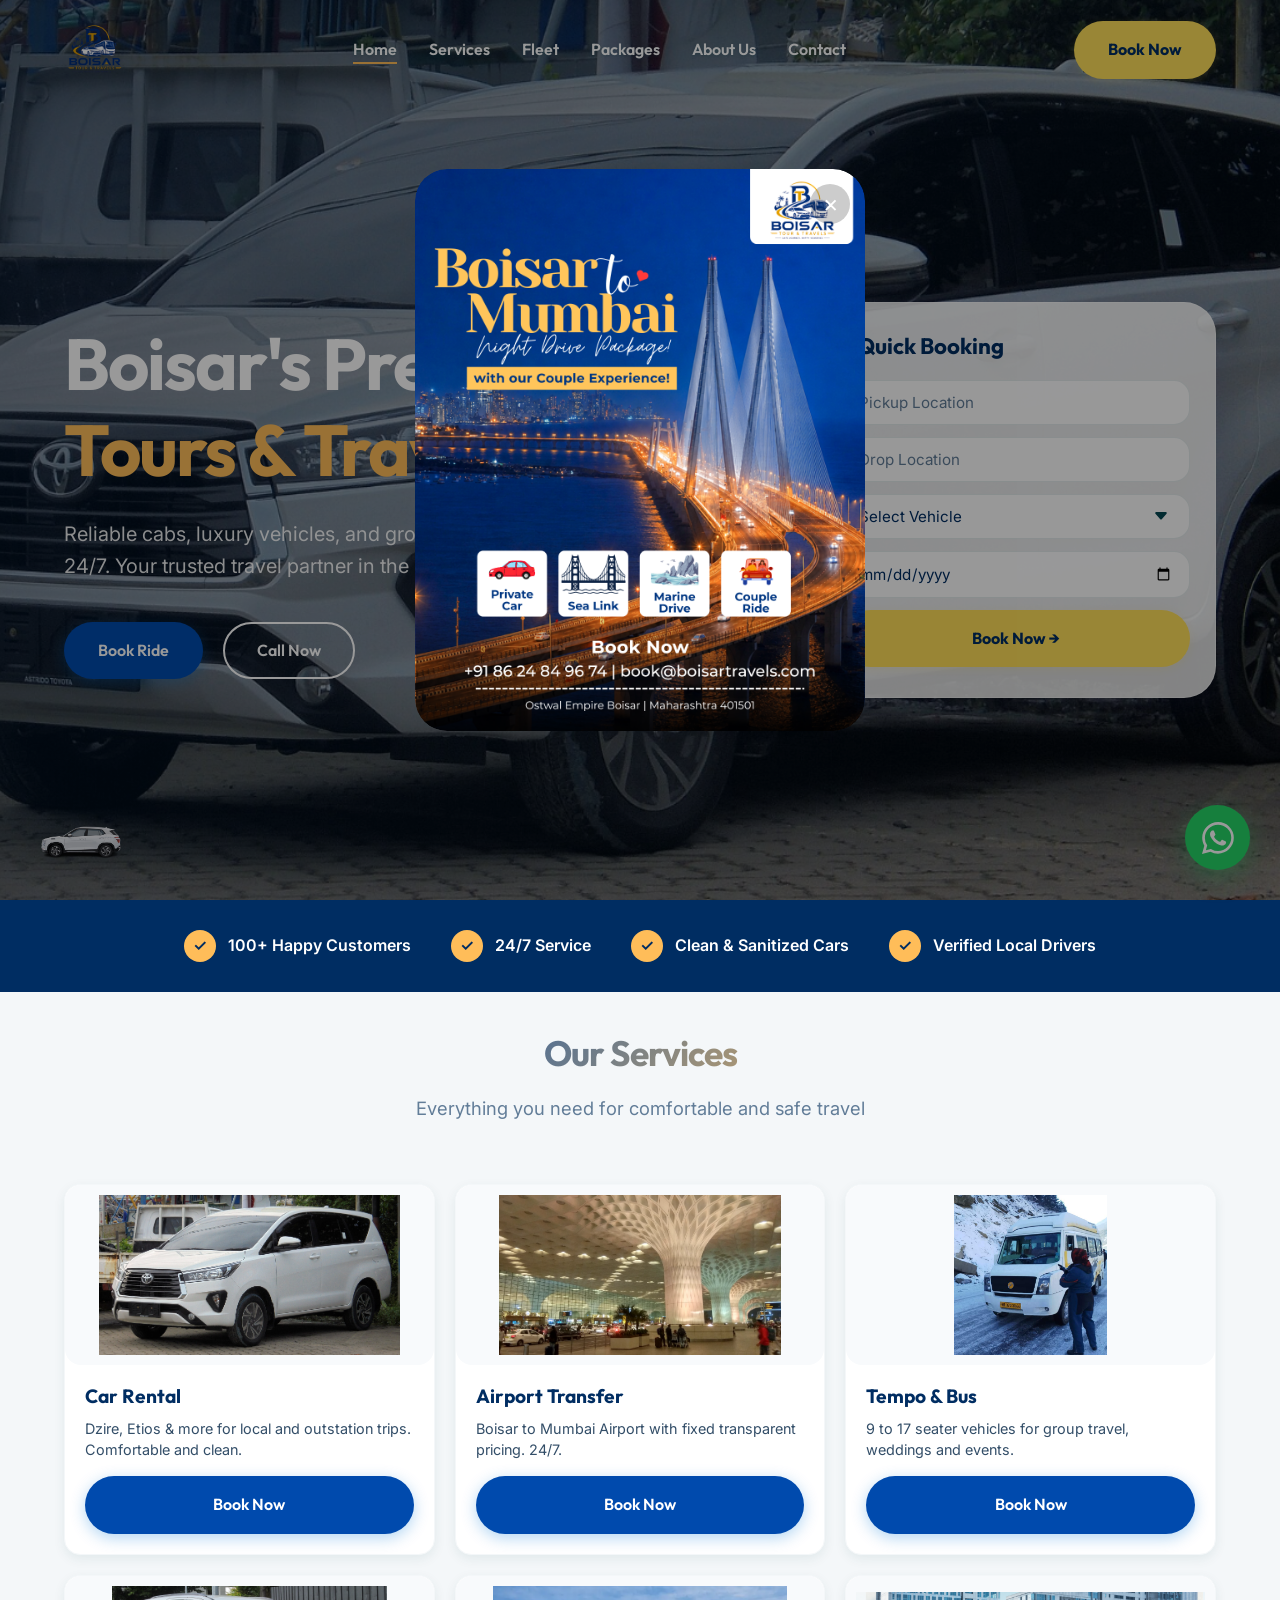
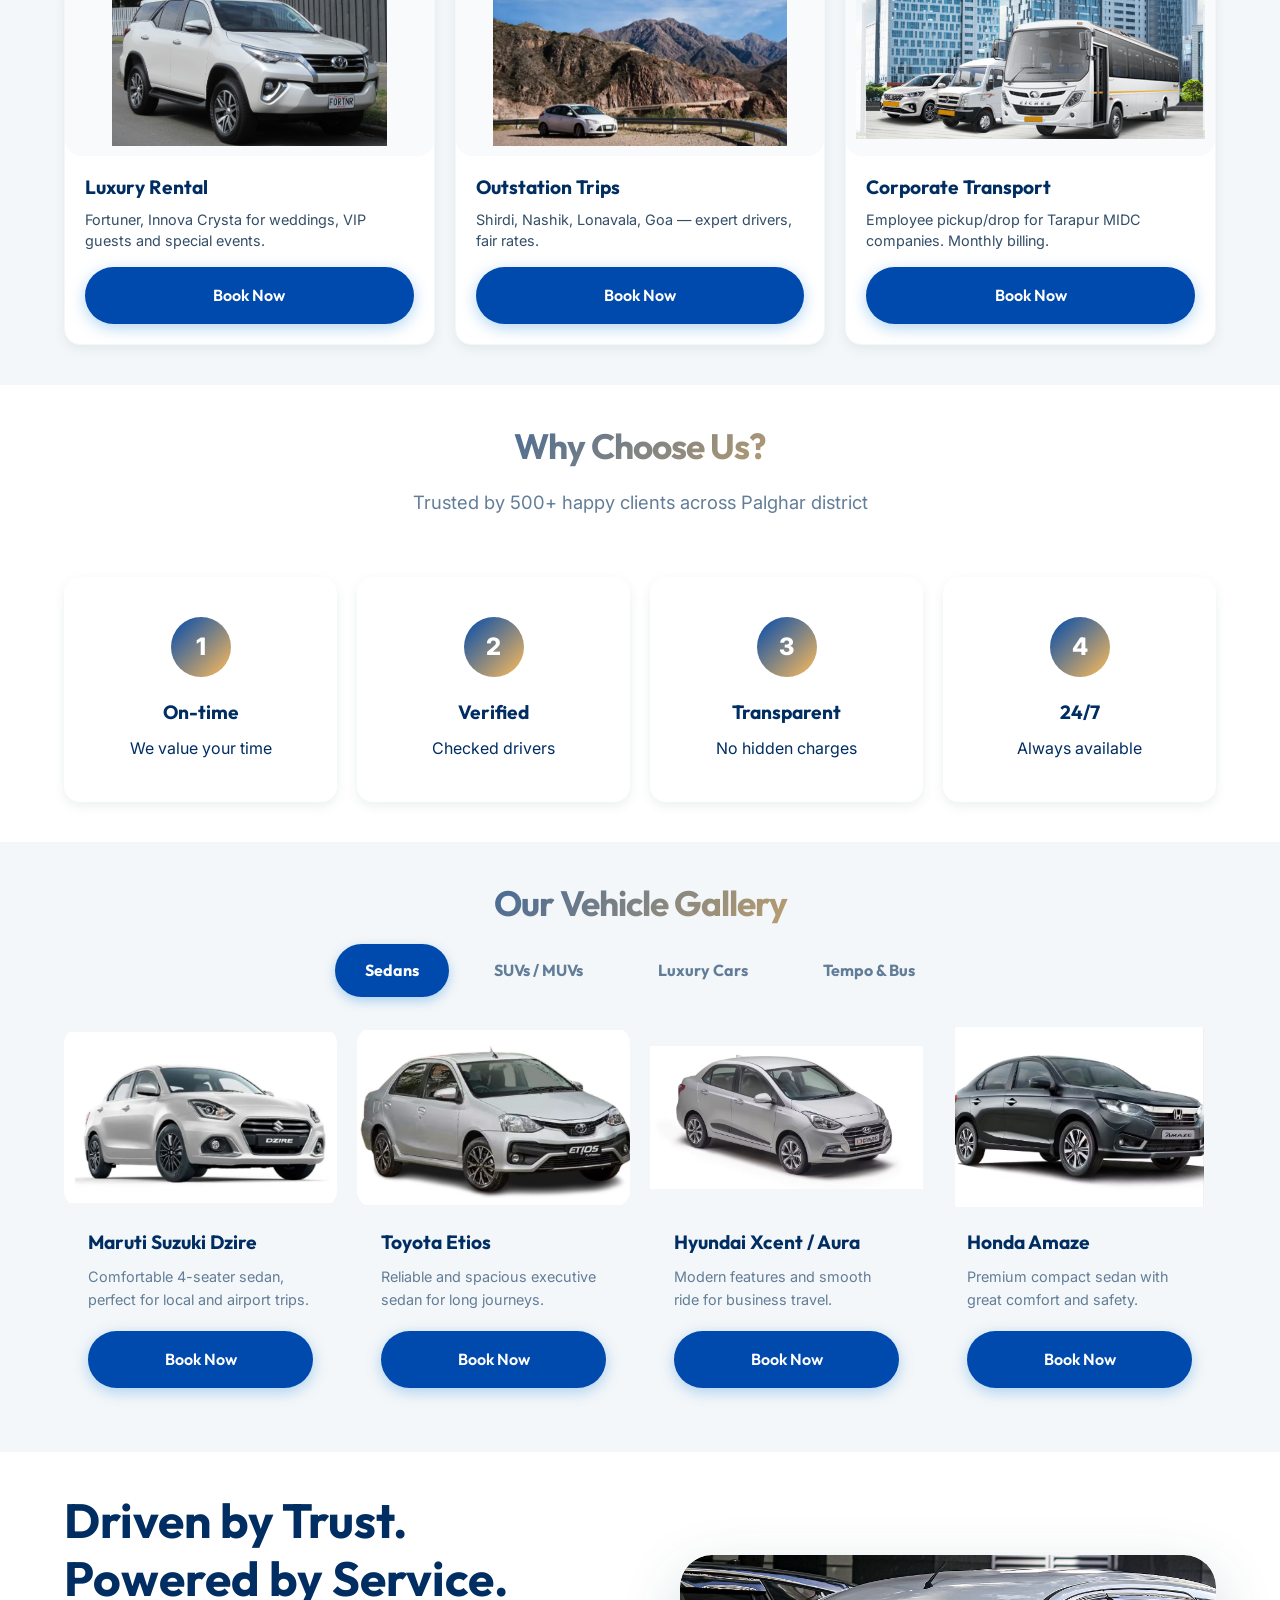
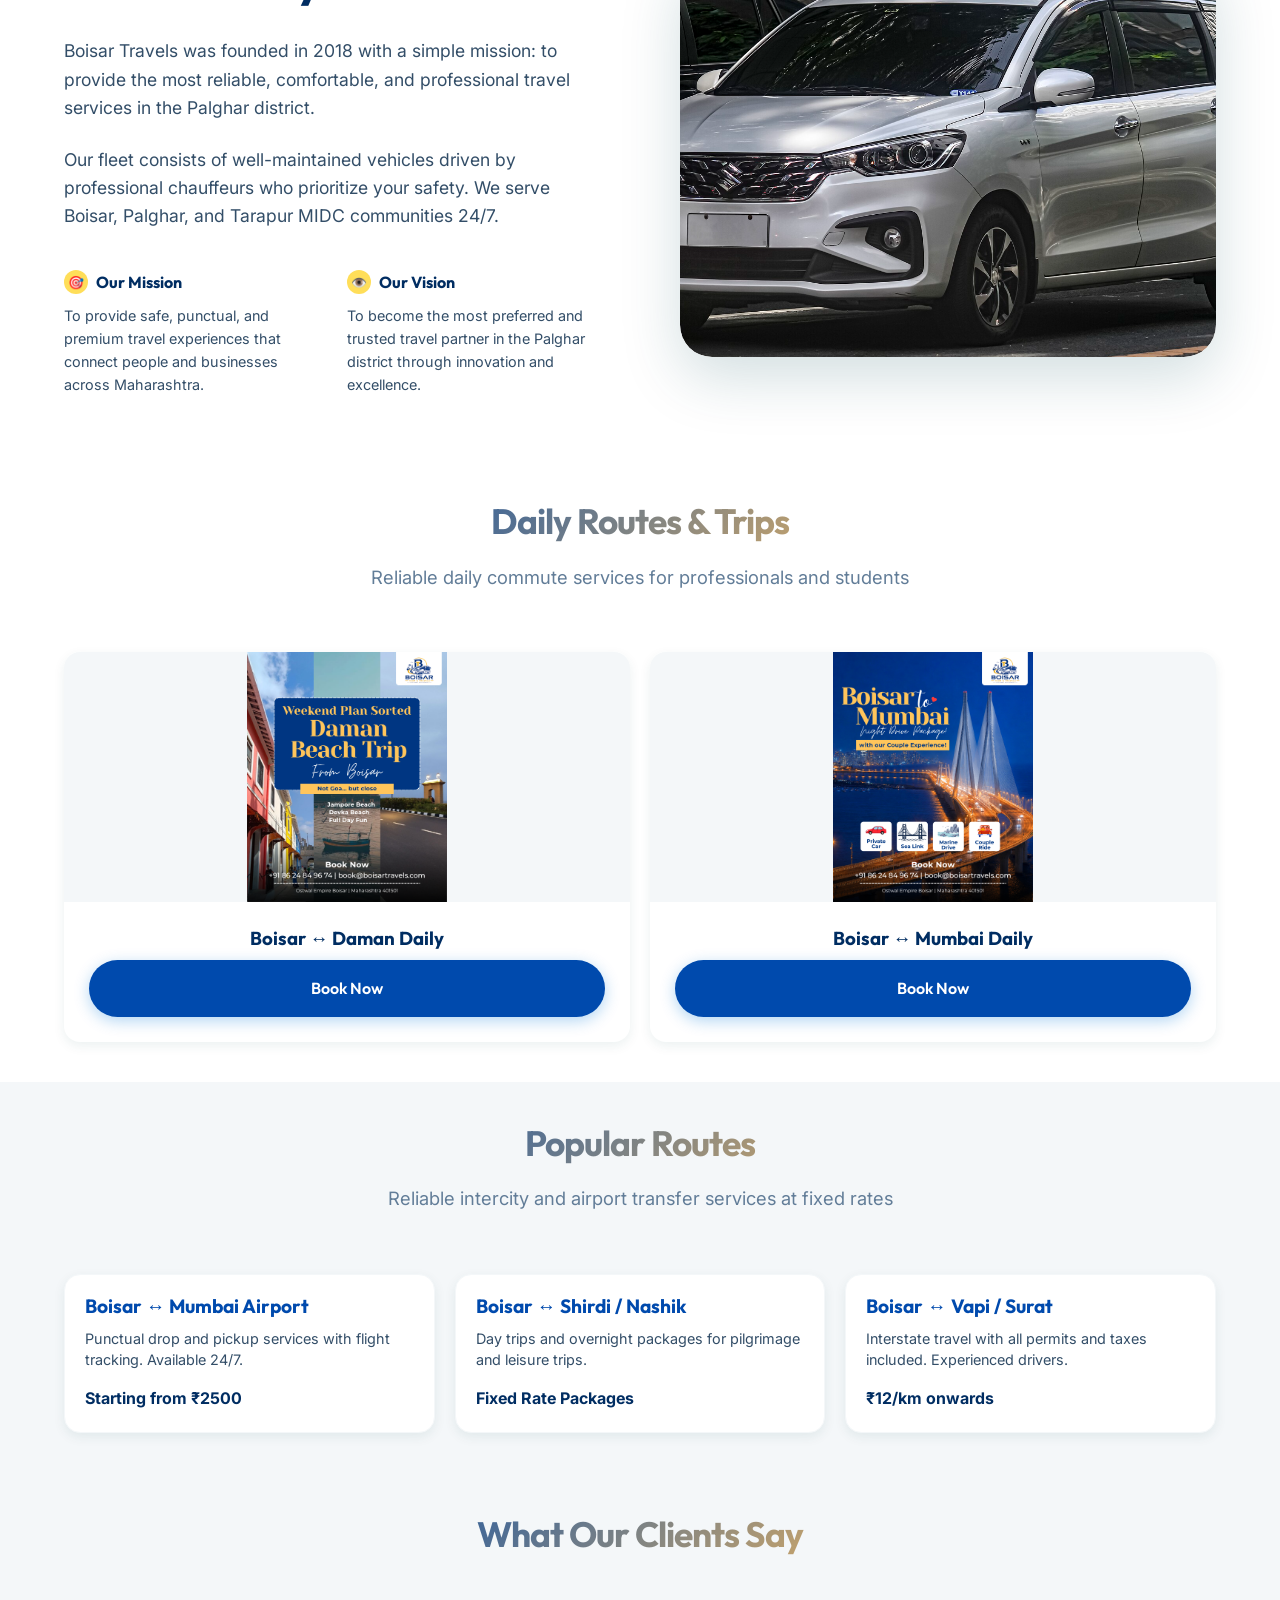
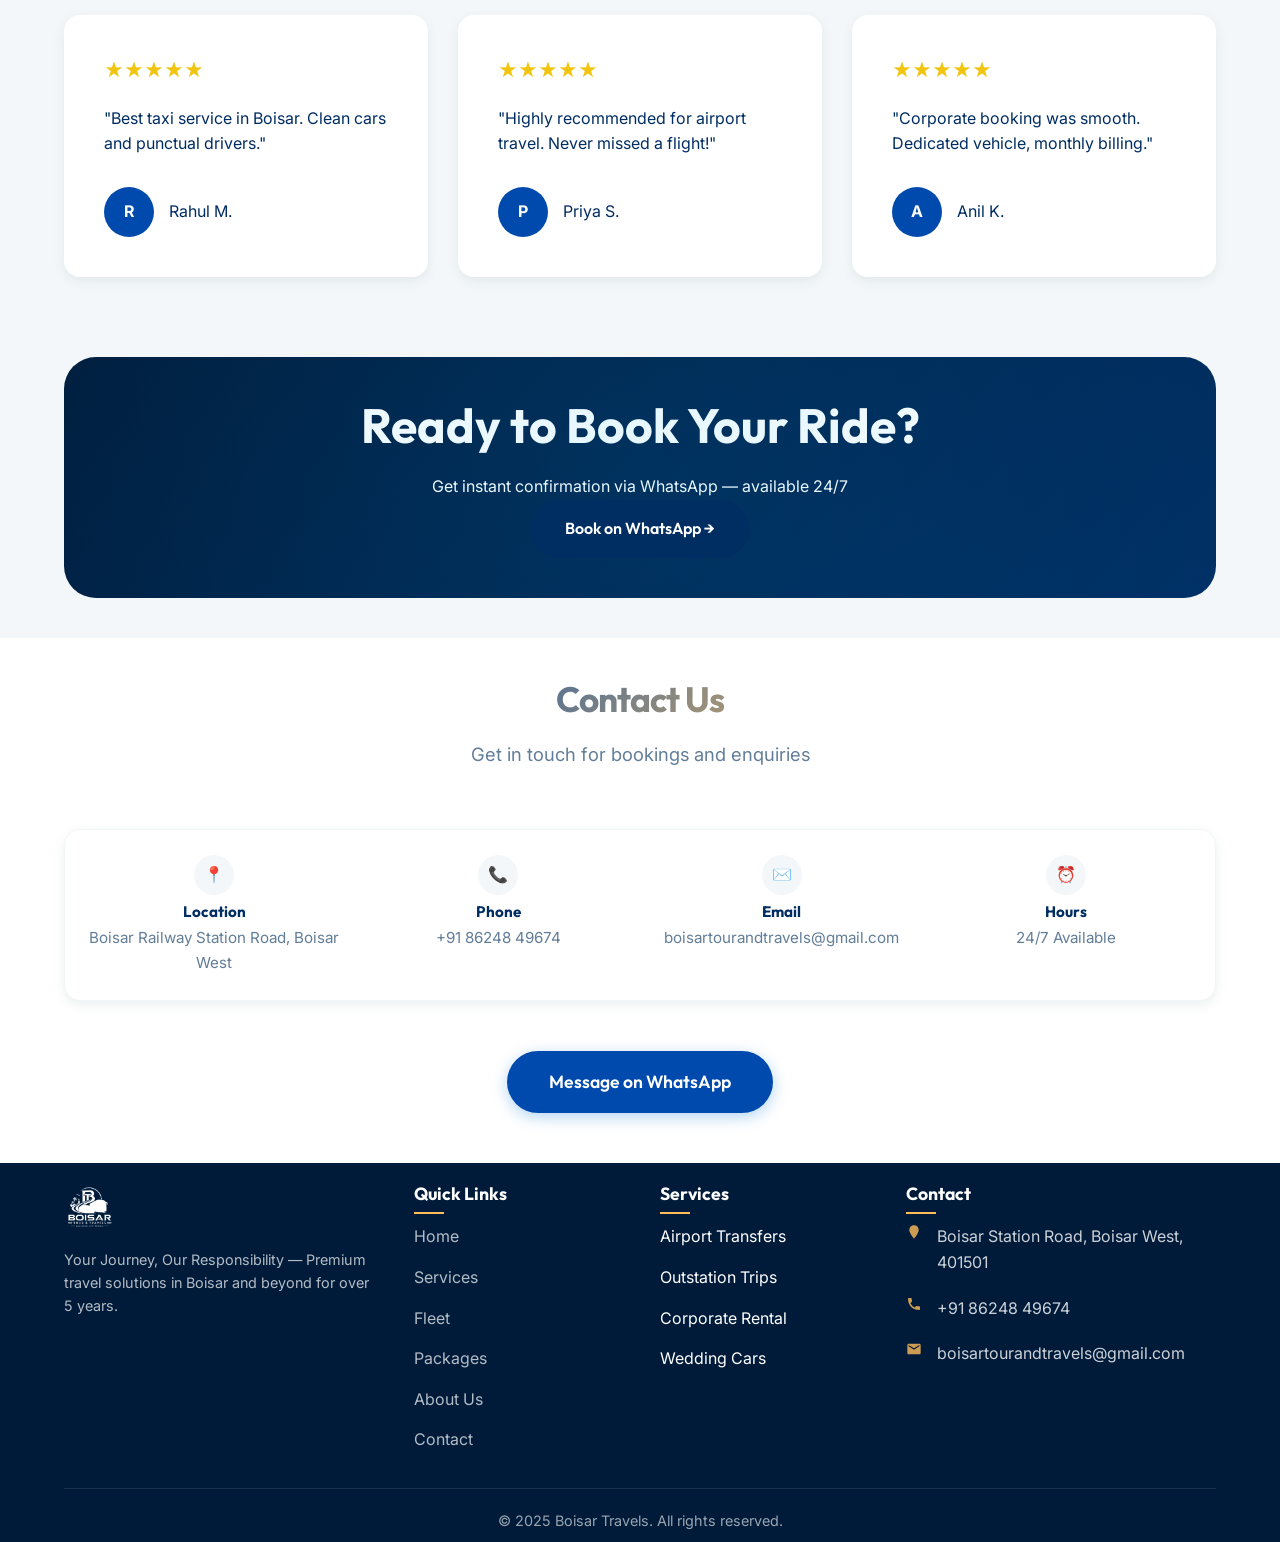
<file: index.html>
<!DOCTYPE html>
<html lang="en">
<head>
<meta charset="UTF-8">
<meta name="viewport" content="width=device-width, initial-scale=1.0">
<title>Boisar Travels — Best Car Rental & Taxi Service in Boisar, Palghar</title>
<link rel="icon" type="image/png" href="images/bt-logo.png">
<meta name="description" content="Book reliable cab, car rental, airport transfer, tempo traveller and bus services in Boisar, Palghar, Tarapur MIDC. 24/7 available.">
<meta name="keywords" content="car rental in Boisar, taxi service in Boisar, Boisar to Mumbai Airport cab, tempo traveller Palghar, bus rental Boisar">
<meta property="og:title" content="Boisar Travels — Premium Tours & Travels">
<meta property="og:description" content="Your Journey, Our Responsibility.">
<meta property="og:type" content="website">
<link rel="stylesheet" href="style.css">
</head>
<body>
<!-- Preloader -->
<div id="preloader">
    <div class="loader-content">
        <img src="images/bt-logo.png" alt="Boisar Travels" class="loader-logo">
        <div class="loader-line"></div>
    </div>
</div>

<!-- NAVBAR -->
<header>
<div class="container nav-container">
<a href="index.html" class="logo"><img src="images/bt-logo.png" alt="Boisar Travels Logo"></a>
<ul class="nav-links">
                <li><a href="index.html" class="active">Home</a></li>
                <li><a href="services.html">Services</a></li>
                <li><a href="fleet.html">Fleet</a></li>
                <li><a href="packages.html">Packages</a></li>
                <li><a href="about.html">About Us</a></li>
                <li><a href="contact.html">Contact</a></li>
</ul>
<div class="nav-right">
<a href="https://wa.me/918624849674?text=Hi%20Boisar%20Travels!%20I%20would%20like%20to%20book%20a%20cab.%20Please%20provide%20details." class="btn btn-accent">Book Now</a>
<div class="hamburger"><div></div><div></div><div></div></div>
</div>
</div>
</header>

<!-- HERO -->
<section class="hero">
<div class="hero-slider">
    <div class="slide active" style="background-image: url('images/car-rental.png');"></div>
    <div class="slide" style="background-image: url('images/airport.png');"></div>
    <div class="slide" style="background-image: url('images/luxury-car.png');"></div>
    <div class="slide" style="background-image: url('images/outstation.png');"></div>
</div>
<div class="container hero-inner">
<div class="hero-text reveal">
<h1>Boisar's Premium <span>Tours & Travels</span></h1>
<p>Reliable cabs, luxury vehicles, and group transport available 24/7. Your trusted travel partner in the Palghar district.</p>
<div class="hero-btns">
<a href="https://wa.me/918624849674" class="btn btn-primary">Book Ride</a>
<a href="tel:+918624849674" class="btn btn-outline" style="border-color:#fff; color:#fff;">Call Now</a>
</div>
</div>
<div class="hero-visual reveal">
<div class="hero-card glass">
<h3>Quick Booking</h3>
<input class="search-field" type="text" id="pickupLoc" placeholder="Pickup Location">
<input class="search-field" type="text" id="dropLoc" placeholder="Drop Location">
<select class="search-field" id="vehicleType">
    <option value="">Select Vehicle</option>
    <option value="Sedan">Sedan (Dzire / Etios)</option>
    <option value="SUV">SUV (Ertiga / Innova)</option>
    <option value="Tempo Traveller">Tempo Traveller</option>
    <option value="Luxury">Luxury (Fortuner / Crysta)</option>
</select>
<input class="search-field" type="date" id="travelDate">
<a href="#" id="formWhatsApp" class="btn btn-accent" style="width:100%">Book Now →</a>
</div>
</div>
</div>
</section>

<!-- TRUST -->
<div class="trust-row"><div class="container"><div class="trust-grid reveal">
<div class="trust-item"><div class="trust-icon">✓</div>100+ Happy Customers</div>
<div class="trust-item"><div class="trust-icon">✓</div>24/7 Service</div>
<div class="trust-item"><div class="trust-icon">✓</div>Clean & Sanitized Cars</div>
<div class="trust-item"><div class="trust-icon">✓</div>Verified Local Drivers</div>
</div></div></div>




<!-- SERVICES with real images -->
<section class="section section-light" id="services">
<div class="container">
<div class="section-header reveal"><h2>Our Services</h2><p>Everything you need for comfortable and safe travel</p></div>
<div class="svc-grid">
<div class="svc-card reveal">
<img src="images/car-rental.png" alt="Car rental sedan" loading="lazy">
<div class="svc-body"><h3>Car Rental</h3><p>Dzire, Etios & more for local and outstation trips. Comfortable and clean.</p><a href="https://wa.me/918624849674?text=Hi%2C%20I%20want%20to%20book%20a%20Car%20Rental" class="btn btn-primary" style="width:100%; justify-content:center;">Book Now</a></div>
</div>
<div class="svc-card reveal">
<img src="images/airport.png" alt="Airport terminal transfer" loading="lazy">
<div class="svc-body"><h3>Airport Transfer</h3><p>Boisar to Mumbai Airport with fixed transparent pricing. 24/7.</p><a href="https://wa.me/918624849674?text=Hi%2C%20I%20want%20to%20book%20Airport%20Transfer" class="btn btn-primary" style="width:100%; justify-content:center;">Book Now</a></div>
</div>
<div class="svc-card reveal">
<img src="images/tempo-bus.png" alt="Bus tempo traveller" loading="lazy">
<div class="svc-body"><h3>Tempo & Bus</h3><p>9 to 17 seater vehicles for group travel, weddings and events.</p><a href="https://wa.me/918624849674?text=Hi%2C%20I%20want%20to%20book%20Tempo/Bus" class="btn btn-primary" style="width:100%; justify-content:center;">Book Now</a></div>
</div>
<div class="svc-card reveal">
<img src="images/luxury-car.png" alt="Luxury SUV rental" loading="lazy">
<div class="svc-body"><h3>Luxury Rental</h3><p>Fortuner, Innova Crysta for weddings, VIP guests and special events.</p><a href="https://wa.me/918624849674?text=Hi%2C%20I%20want%20to%20book%20Luxury%20Rental" class="btn btn-primary" style="width:100%; justify-content:center;">Book Now</a></div>
</div>
<div class="svc-card reveal">
<img src="images/outstation.png" alt="Outstation road trip" loading="lazy">
<div class="svc-body"><h3>Outstation Trips</h3><p>Shirdi, Nashik, Lonavala, Goa — expert drivers, fair rates.</p><a href="https://wa.me/918624849674?text=Hi%2C%20I%20want%20to%20book%20Outstation%20Trip" class="btn btn-primary" style="width:100%; justify-content:center;">Book Now</a></div>
</div>
<div class="svc-card reveal">
<img src="images/corporate.png" alt="Corporate transport" loading="lazy">
<div class="svc-body"><h3>Corporate Transport</h3><p>Employee pickup/drop for Tarapur MIDC companies. Monthly billing.</p><a href="https://wa.me/918624849674?text=Hi%2C%20I%20want%20to%20enquire%20about%20Corporate%20Transport" class="btn btn-primary" style="width:100%; justify-content:center;">Book Now</a></div>
</div>
</div>
</div>
</section>


<!-- WHY US -->
<section class="section">
<div class="container">
<div class="section-header reveal"><h2>Why Choose Us?</h2><p>Trusted by 500+ happy clients across Palghar district</p></div>
<div class="why-grid reveal">
<div class="why-item"><div class="why-num">1</div><h4>On-time</h4><p>We value your time</p></div>
<div class="why-item"><div class="why-num">2</div><h4>Verified</h4><p>Checked drivers</p></div>
<div class="why-item"><div class="why-num">3</div><h4>Transparent</h4><p>No hidden charges</p></div>
<div class="why-item"><div class="why-num">4</div><h4>24/7</h4><p>Always available</p></div>
</div>
</div>
</section>

<!-- FLEET GALLERY SECTION -->
<section class="section section-light" id="fleet">
    <div class="container">
        <div class="section-header reveal" style="margin-bottom: 20px;">
            <h2>Our Vehicle Gallery</h2>
        </div>

        <div class="fleet-tabs reveal">
            <div class="fleet-tab active" onclick="showFleet('sedan', this)">Sedans</div>
            <div class="fleet-tab" onclick="showFleet('suv', this)">SUVs / MUVs</div>
            <div class="fleet-tab" onclick="showFleet('luxury', this)">Luxury Cars</div>
            <div class="fleet-tab" onclick="showFleet('group', this)">Tempo & Bus</div>
        </div>

        <!-- SEDANS -->
        <div id="fleet-sedan" class="fleet-category active reveal">
            <div class="car-card">
                <img src="images/sedan dzire.png" alt="Maruti Dzire">
                <div class="car-info">
                    <h4>Maruti Suzuki Dzire</h4>
                    <p>Comfortable 4-seater sedan, perfect for local and airport trips.</p>
                    <a href="https://wa.me/918624849674?text=I%20want%20to%20book%20Maruti%20Dzire" class="btn btn-primary">Book Now</a>
                </div>
            </div>
            <div class="car-card">
                <img src="images/etios.png" alt="Toyota Etios">
                <div class="car-info">
                    <h4>Toyota Etios</h4>
                    <p>Reliable and spacious executive sedan for long journeys.</p>
                    <a href="https://wa.me/918624849674?text=I%20want%20to%20book%20Toyota%20Etios" class="btn btn-primary">Book Now</a>
                </div>
            </div>
            <div class="car-card">
                <img src="images/Hyundai Xcent.png" alt="Hyundai Xcent">
                <div class="car-info">
                    <h4>Hyundai Xcent / Aura</h4>
                    <p>Modern features and smooth ride for business travel.</p>
                    <a href="https://wa.me/918624849674?text=I%20want%20to%20book%20Hyundai%20Xcent" class="btn btn-primary">Book Now</a>
                </div>
            </div>
            <div class="car-card">
                <img src="images/Honda Amaze.png" alt="Honda Amaze">
                <div class="car-info">
                    <h4>Honda Amaze</h4>
                    <p>Premium compact sedan with great comfort and safety.</p>
                    <a href="https://wa.me/918624849674?text=I%20want%20to%20book%20Honda%20Amaze" class="btn btn-primary">Book Now</a>
                </div>
            </div>
        </div>

        <!-- SUVS -->
        <div id="fleet-suv" class="fleet-category reveal">
            <div class="car-card">
                <img src="images/innvoa crysta.png" alt="Toyota Innova Crysta">
                <div class="car-info">
                    <h4>Toyota Innova Crysta</h4>
                    <p>The gold standard for premium group travel and long trips.</p>
                    <a href="https://wa.me/918624849674?text=I%20want%20to%20book%20Innova%20Crysta" class="btn btn-primary">Book Now</a>
                </div>
            </div>
            <div class="car-card">
                <img src="images/Maruti Suzuki Ertiga.png" alt="Maruti Ertiga">
                <div class="car-info">
                    <h4>Maruti Suzuki Ertiga</h4>
                    <p>Comfortable 6-seater MUV, ideal for family outings.</p>
                    <a href="https://wa.me/918624849674?text=I%20want%20to%20book%20Maruti%20Ertiga" class="btn btn-primary">Book Now</a>
                </div>
            </div>
            <div class="car-card">
                <img src="images/Maruti Suzuki Ertiga (2).png" alt="Kia Carens">
                <div class="car-info">
                    <h4>Kia Carens</h4>
                    <p>Stylish and spacious 7-seater with modern amenities.</p>
                    <a href="https://wa.me/918624849674?text=I%20want%20to%20book%20Kia%20Carens" class="btn btn-primary">Book Now</a>
                </div>
            </div>
            <div class="car-card">
                <img src="images/Mahindra Marazzo.png" alt="Mahindra Marazzo">
                <div class="car-info">
                    <h4>Mahindra Marazzo</h4>
                    <p>Solid build and smooth ride for heavy-duty travel.</p>
                    <a href="https://wa.me/918624849674?text=I%20want%20to%20book%20Mahindra%20Marazzo" class="btn btn-primary">Book Now</a>
                </div>
            </div>
        </div>

        <!-- LUXURY -->
        <div id="fleet-luxury" class="fleet-category reveal">
            <div class="car-card">
                <img src="images/luxury-car.png" alt="Toyota Fortuner">
                <div class="car-info">
                    <h4>Toyota Fortuner</h4>
                    <p>Powerful SUV for VIP travel and tough terrains.</p>
                    <a href="https://wa.me/918624849674?text=I%20want%20to%20book%20Toyota%20Fortuner" class="btn btn-primary">Book Now</a>
                </div>
            </div>
            <div class="car-card">
                <img src="images/Mercedes-Benz E-Class.png" alt="Mercedes E-Class">
                <div class="car-info">
                    <h4>Mercedes-Benz E-Class</h4>
                    <p>The ultimate luxury experience for weddings and VIPs.</p>
                    <a href="https://wa.me/918624849674?text=I%20want%20to%20book%20Mercedes%20E-Class" class="btn btn-primary">Book Now</a>
                </div>
            </div>
            <div class="car-card">
                <img src="images/bmw 5 series.png" alt="BMW 5 Series">
                <div class="car-info">
                    <h4>BMW 5 Series</h4>
                    <p>Performance meets luxury. Perfect for grand entries.</p>
                    <a href="https://wa.me/918624849674?text=I%20want%20to%20book%20BMW%205%20Series" class="btn btn-primary">Book Now</a>
                </div>
            </div>
            <div class="car-card">
                <img src="images/audi 6.png" alt="Audi A6">
                <div class="car-info">
                    <h4>Audi A6</h4>
                    <p>Sophisticated design and premium comfort for elite travel.</p>
                    <a href="https://wa.me/918624849674?text=I%20want%20to%20book%20Audi%20A6" class="btn btn-primary">Book Now</a>
                </div>
            </div>
        </div>

        <!-- GROUP TRAVEL -->
        <div id="fleet-group" class="fleet-category reveal">
            <div class="car-card">
                <img src="images/13-17 Seater Tempo Traveller.png" alt="Tempo Traveller">
                <div class="car-info">
                    <h4>13-17 Seater Tempo Traveller</h4>
                    <p>Best for family tours, pilgrimages, and group outings.</p>
                    <a href="https://wa.me/918624849674?text=I%20want%20to%20book%20Tempo%20Traveller" class="btn btn-primary">Book Now</a>
                </div>
            </div>
            <div class="car-card">
                <img src="images/20 - 25 seater bus.png" alt="Mini Bus">
                <div class="car-info">
                    <h4>20-26 Seater Mini Bus</h4>
                    <p>Ideal for corporate staff transport and wedding events.</p>
                    <a href="https://wa.me/918624849674?text=I%20want%20to%20book%20Mini%20Bus" class="btn btn-primary">Book Now</a>
                </div>
            </div>
            <div class="car-card">
                <img src="images/30 - 35 seater bus.png" alt="Luxury Bus">
                <div class="car-info">
                    <h4>35-45 Seater AC Luxury Bus</h4>
                    <p>Large capacity coaches for marriage parties and school tours.</p>
                    <a href="https://wa.me/918624849674?text=I%20want%20to%20book%20Luxury%20Bus" class="btn btn-primary">Book Now</a>
                </div>
            </div>
        </div>
    </div>
</section>

<script>
function showFleet(category, element) {
    document.querySelectorAll('.fleet-category').forEach(cat => cat.classList.remove('active'));
    document.getElementById('fleet-' + category).classList.add('active');
    document.querySelectorAll('.fleet-tab').forEach(tab => tab.classList.remove('active'));
    element.classList.add('active');
}
</script>




<!-- ABOUT & MISSION/VISION -->
<section class="section" id="about">
<div class="container">
<div class="about-grid">
<div class="about-text reveal">
<h2>Driven by Trust. <br>Powered by <span class="primary-text" style="color:var(--accent-orange)">Service.</span></h2>
<p>Boisar Travels was founded in 2018 with a simple mission: to provide the most reliable, comfortable, and professional travel services in the Palghar district.</p>
<p>Our fleet consists of well-maintained vehicles driven by professional chauffeurs who prioritize your safety. We serve Boisar, Palghar, and Tarapur MIDC communities 24/7.</p>
<div class="mission-grid">
    <div>
        <h4 style="color:var(--dark); margin-bottom:10px; display:flex; align-items:center; gap:8px;"><span style="width:24px; height:24px; background:var(--accent); border-radius:50%; display:inline-flex; align-items:center; justify-content:center; font-size:0.8rem;">🎯</span> Our Mission</h4>
        <p style="font-size:0.9rem;">To provide safe, punctual, and premium travel experiences that connect people and businesses across Maharashtra.</p>
    </div>
    <div>
        <h4 style="color:var(--dark); margin-bottom:10px; display:flex; align-items:center; gap:8px;"><span style="width:24px; height:24px; background:var(--accent); border-radius:50%; display:inline-flex; align-items:center; justify-content:center; font-size:0.8rem;">👁️</span> Our Vision</h4>
        <p style="font-size:0.9rem;">To become the most preferred and trusted travel partner in the Palghar district through innovation and excellence.</p>
    </div>
</div>
</div>
<div class="about-img reveal">
<img src="images/premium-service.png" alt="Premium car service" loading="lazy">
</div>
</div>
</div>
</section>



<!-- DAILY TRIPS SECTION -->
<section class="section" id="daily-trips">
    <div class="container">
        <div class="section-header reveal">
            <h2>Daily Routes & Trips</h2>
            <p>Reliable daily commute services for professionals and students</p>
        </div>
        <div class="svc-grid">
            <div class="daily-trip-card reveal">
                <div class="trip-img-container">
                    <img src="images/Boisar to Daman.png" alt="Boisar to Daman Daily Trip">
                    <div class="trip-overlay">
                        <a href="packages.html" class="btn btn-primary">See Details</a>
                    </div>
                </div>
                <div class="daily-trip-body">
                    <h3>Boisar ↔ Daman Daily</h3>
                    <a href="https://wa.me/918624849674?text=I%20want%20to%20book%20Boisar-Daman%20Daily%20Trip" class="btn btn-primary" style="margin-top:10px; width:100%; justify-content:center;">Book Now</a>
                </div>
            </div>
            <div class="daily-trip-card reveal">
                <div class="trip-img-container">
                    <img src="images/Creative For Boisar Tour and Travels.png" alt="Boisar to Mumbai Daily">
                    <div class="trip-overlay">
                        <a href="packages.html" class="btn btn-primary">See Details</a>
                    </div>
                </div>
                <div class="daily-trip-body">
                    <h3>Boisar ↔ Mumbai Daily</h3>
                    <a href="https://wa.me/918624849674?text=I%20want%20to%20book%20Boisar-Mumbai%20Daily%20Trip" class="btn btn-primary" style="margin-top:10px; width:100%; justify-content:center;">Book Now</a>
                </div>
            </div>
        </div>
    </div>
</section>

<!-- ROUTES SECTION -->
<section class="section section-light" id="routes">
    <div class="container">
        <div class="section-header reveal">
            <h2>Popular Routes</h2>
            <p>Reliable intercity and airport transfer services at fixed rates</p>
        </div>
        <div class="svc-grid">
            <div class="svc-card reveal">
                <div class="svc-body">
                    <h3 style="color:var(--primary)">Boisar ↔ Mumbai Airport</h3>
                    <p>Punctual drop and pickup services with flight tracking. Available 24/7.</p>
                    <div style="margin-top:15px; font-weight:700; color:var(--dark)">Starting from ₹2500</div>
                </div>
            </div>
            <div class="svc-card reveal">
                <div class="svc-body">
                    <h3 style="color:var(--primary)">Boisar ↔ Shirdi / Nashik</h3>
                    <p>Day trips and overnight packages for pilgrimage and leisure trips.</p>
                    <div style="margin-top:15px; font-weight:700; color:var(--dark)">Fixed Rate Packages</div>
                </div>
            </div>
            <div class="svc-card reveal">
                <div class="svc-body">
                    <h3 style="color:var(--primary)">Boisar ↔ Vapi / Surat</h3>
                    <p>Interstate travel with all permits and taxes included. Experienced drivers.</p>
                    <div style="margin-top:15px; font-weight:700; color:var(--dark)">₹12/km onwards</div>
                </div>
            </div>
        </div>
    </div>
</section>

<!-- TESTIMONIALS -->
<section class="section section-light">
<div class="container">
<div class="section-header reveal"><h2>What Our Clients Say</h2></div>
<div class="test-grid">
<div class="test-card reveal"><div class="stars">★★★★★</div><p>"Best taxi service in Boisar. Clean cars and punctual drivers."</p><div class="reviewer"><div class="reviewer-avatar">R</div><div class="reviewer-name">Rahul M.</div></div></div>
<div class="test-card reveal"><div class="stars">★★★★★</div><p>"Highly recommended for airport travel. Never missed a flight!"</p><div class="reviewer"><div class="reviewer-avatar">P</div><div class="reviewer-name">Priya S.</div></div></div>
<div class="test-card reveal"><div class="stars">★★★★★</div><p>"Corporate booking was smooth. Dedicated vehicle, monthly billing."</p><div class="reviewer"><div class="reviewer-avatar">A</div><div class="reviewer-name">Anil K.</div></div></div>
</div>
</div>
</section>


<!-- CTA -->
<section class="section section-light">
<div class="container">
<div class="cta-banner reveal">
<h2>Ready to Book Your Ride?</h2>
<p>Get instant confirmation via WhatsApp — available 24/7</p>
<a href="https://wa.me/918624849674?text=Hi%2C%20I%20want%20to%20book%20a%20cab" class="btn btn-dark">Book on WhatsApp →</a>
</div>
</div>
</section>
<!-- CONTACT SECTION -->
<section class="section" id="contact">
<div class="container">
<div class="section-header reveal"><h2>Contact Us</h2><p>Get in touch for bookings and enquiries</p></div>
<div class="contact-row-horizontal reveal">
<div class="contact-item"><div class="contact-icon">📍</div><div><h4>Location</h4><p>Boisar Railway Station Road, Boisar West</p></div></div>
<div class="contact-item"><div class="contact-icon">📞</div><div><h4>Phone</h4><p>+91 86248 49674</p></div></div>
<div class="contact-item"><div class="contact-icon">✉️</div><div><h4>Email</h4><p>boisartourandtravels@gmail.com</p></div></div>
<div class="contact-item"><div class="contact-icon">⏰</div><div><h4>Hours</h4><p>24/7 Available</p></div></div>
</div>
<div style="text-align:center; margin-top:50px;" class="reveal">
    <a href="https://wa.me/918624849674" class="btn btn-primary" style="padding: 15px 40px; font-size: 1.1rem;">Message on WhatsApp</a>
</div>
</div>
</section>

<!-- SEO -->
<div style="position:absolute;left:-9999px;width:1px;height:1px;overflow:hidden"><p>Car rental in Boisar, Taxi service in Palghar, Boisar to Mumbai Airport cab, Tempo traveller in Palghar, Bus rental in Boisar, Tarapur MIDC cab service.</p></div>

<!-- FOOTER -->
<footer>
<div class="container">
<div class="footer-grid">
<div class="footer-brand"><div class="logo" style="margin-bottom:15px;"><img src="images/bt-logo.png" alt="Boisar Travels" style="height:50px; width:auto; filter:brightness(0) invert(1);"></div><p>Your Journey, Our Responsibility — Premium travel solutions in Boisar and beyond for over 5 years.</p></div>
<div class="footer-col"><h4>Quick Links</h4><ul><li><a href="index.html">Home</a></li><li><a href="services.html">Services</a></li><li><a href="fleet.html">Fleet</a></li><li><a href="packages.html">Packages</a></li><li><a href="about.html">About Us</a></li><li><a href="contact.html">Contact</a></li></ul></div>
<div class="footer-col"><h4>Services</h4><ul><li>Airport Transfers</li><li>Outstation Trips</li><li>Corporate Rental</li><li>Wedding Cars</li></ul></div>
<div class="footer-col"><h4>Contact</h4>
<div class="footer-contact-item"><svg width="16" height="16" viewBox="0 0 24 24" fill="currentColor"><path d="M12 2C8.13 2 5 5.13 5 9c0 5.25 7 13 7 13s7-7.75 7-13c0-3.87-3.13-7-7-7z"/></svg>Boisar Station Road, Boisar West, 401501</div>
<div class="footer-contact-item"><svg width="16" height="16" viewBox="0 0 24 24" fill="currentColor"><path d="M6.62 10.79a15.05 15.05 0 006.59 6.59l2.2-2.2a1 1 0 011.01-.24c1.12.37 2.33.57 3.57.57.55 0 1 .45 1 1V20c0 .55-.45 1-1 1C10.07 21 3 13.93 3 4c0-.55.45-1 1-1h3.5c.55 0 1 .45 1 1 0 1.25.2 2.45.57 3.57.1.31.03.66-.25 1.02l-2.2 2.2z"/></svg>+91 86248 49674</div>
<div class="footer-contact-item"><svg width="16" height="16" viewBox="0 0 24 24" fill="currentColor"><path d="M20 4H4c-1.1 0-2 .9-2 2v12c0 1.1.9 2 2 2h16c1.1 0 2-.9 2-2V6c0-1.1-.9-2-2-2zm0 4l-8 5-8-5V6l8 5 8-5v2z"/></svg>boisartourandtravels@gmail.com</div>
</div>
</div>
<div class="footer-bottom"><p>© 2025 Boisar Travels. All rights reserved.</p></div>
</div>
</footer>

<a href="https://wa.me/918624849674?text=Hi%20Boisar%20Travels!%20I%20have%20a%20requirement%20for%20a%20cab.%20Please%20assist." class="whatsapp-float"><svg viewBox="0 0 24 24" width="32" height="32" fill="currentColor"><path d="M17.472 14.382c-.297-.149-1.758-.867-2.03-.967-.273-.099-.471-.148-.67.15-.197.297-.767.966-.94 1.164-.173.199-.347.223-.644.075-.297-.15-1.255-.463-2.39-1.475-.883-.788-1.48-1.761-1.653-2.059-.173-.297-.018-.458.13-.606.134-.133.298-.347.446-.52.149-.174.198-.298.298-.497.099-.198.05-.371-.025-.52-.075-.149-.669-1.612-.916-2.207-.242-.579-.487-.5-.669-.51-.173-.008-.371-.01-.57-.01-.198 0-.52.074-.792.372-.272.297-1.04 1.016-1.04 2.479 0 1.462 1.065 2.875 1.213 3.074.149.198 2.096 3.2 5.077 4.487.709.306 1.262.489 1.694.625.712.227 1.36.195 1.871.118.571-.085 1.758-.719 2.006-1.413.248-.694.248-1.289.173-1.413-.074-.124-.272-.198-.57-.347m-5.421 7.403h-.004a9.87 9.87 0 01-5.031-1.378l-.361-.214-3.741.982.998-3.648-.235-.374a9.86 9.86 0 01-1.51-5.26c.001-5.45 4.436-9.884 9.888-9.884 2.64 0 5.122 1.03 6.988 2.898a9.825 9.825 0 012.893 6.994c-.003 5.45-4.438 9.884-9.885 9.884m8.413-18.297A11.815 11.815 0 0012.05 0C5.495 0 .16 5.335.157 11.892c0 2.096.547 4.142 1.588 5.945L0 24l6.335-1.662c1.72.94 3.659 1.437 5.63 1.438h.005c6.554 0 11.89-5.335 11.893-11.893a11.821 11.821 0 00-3.48-8.413z"/></svg></a>
<!-- SCROLL PROGRESS CAR -->
<div class="scroll-progress-container">
    <div id="scrollProgressCar" class="scroll-progress-car">
        <img src="images/scroll car.jpg" alt="Scroll Indicator Car">
    </div>
</div>

<!-- PROMO MODAL 1 -->
<div id="promoModal" class="modal">
    <div class="modal-content">
        <span class="close-modal">&times;</span>
        <a href="https://wa.me/918624849674?text=Hi%2C%20I%20saw%20your%20offer%20and%20want%20to%20book" class="modal-link">
            <img src="images/Creative For Boisar Tour and Travels.png" alt="Special Offer Boisar Travels">
        </a>
    </div>
</div>

<!-- PROMO MODAL 2 (Daman) -->
<div id="damanModal" class="modal">
    <div class="modal-content">
        <span class="close-modal">&times;</span>
        <a href="https://wa.me/918624849674?text=Hi%2C%20I%20want%20to%20book%20Daman%20Daily%20Trip" class="modal-link">
            <img src="images/Boisar to Daman.png" alt="Boisar to Daman Special">
        </a>
    </div>
</div>

<script src="main.js"></script>
<script type="application/ld+json">{"@context":"https://schema.org","@type":"LocalBusiness","name":"Boisar Travels","telephone":"+918624849674","address":{"@type":"PostalAddress","streetAddress":"Boisar Station Road, Boisar West","addressLocality":"Palghar","postalCode":"401501","addressCountry":"IN"},"geo":{"@type":"GeoCoordinates","latitude":19.8045,"longitude":72.7528}}</script>
</body>
</html>
</file>
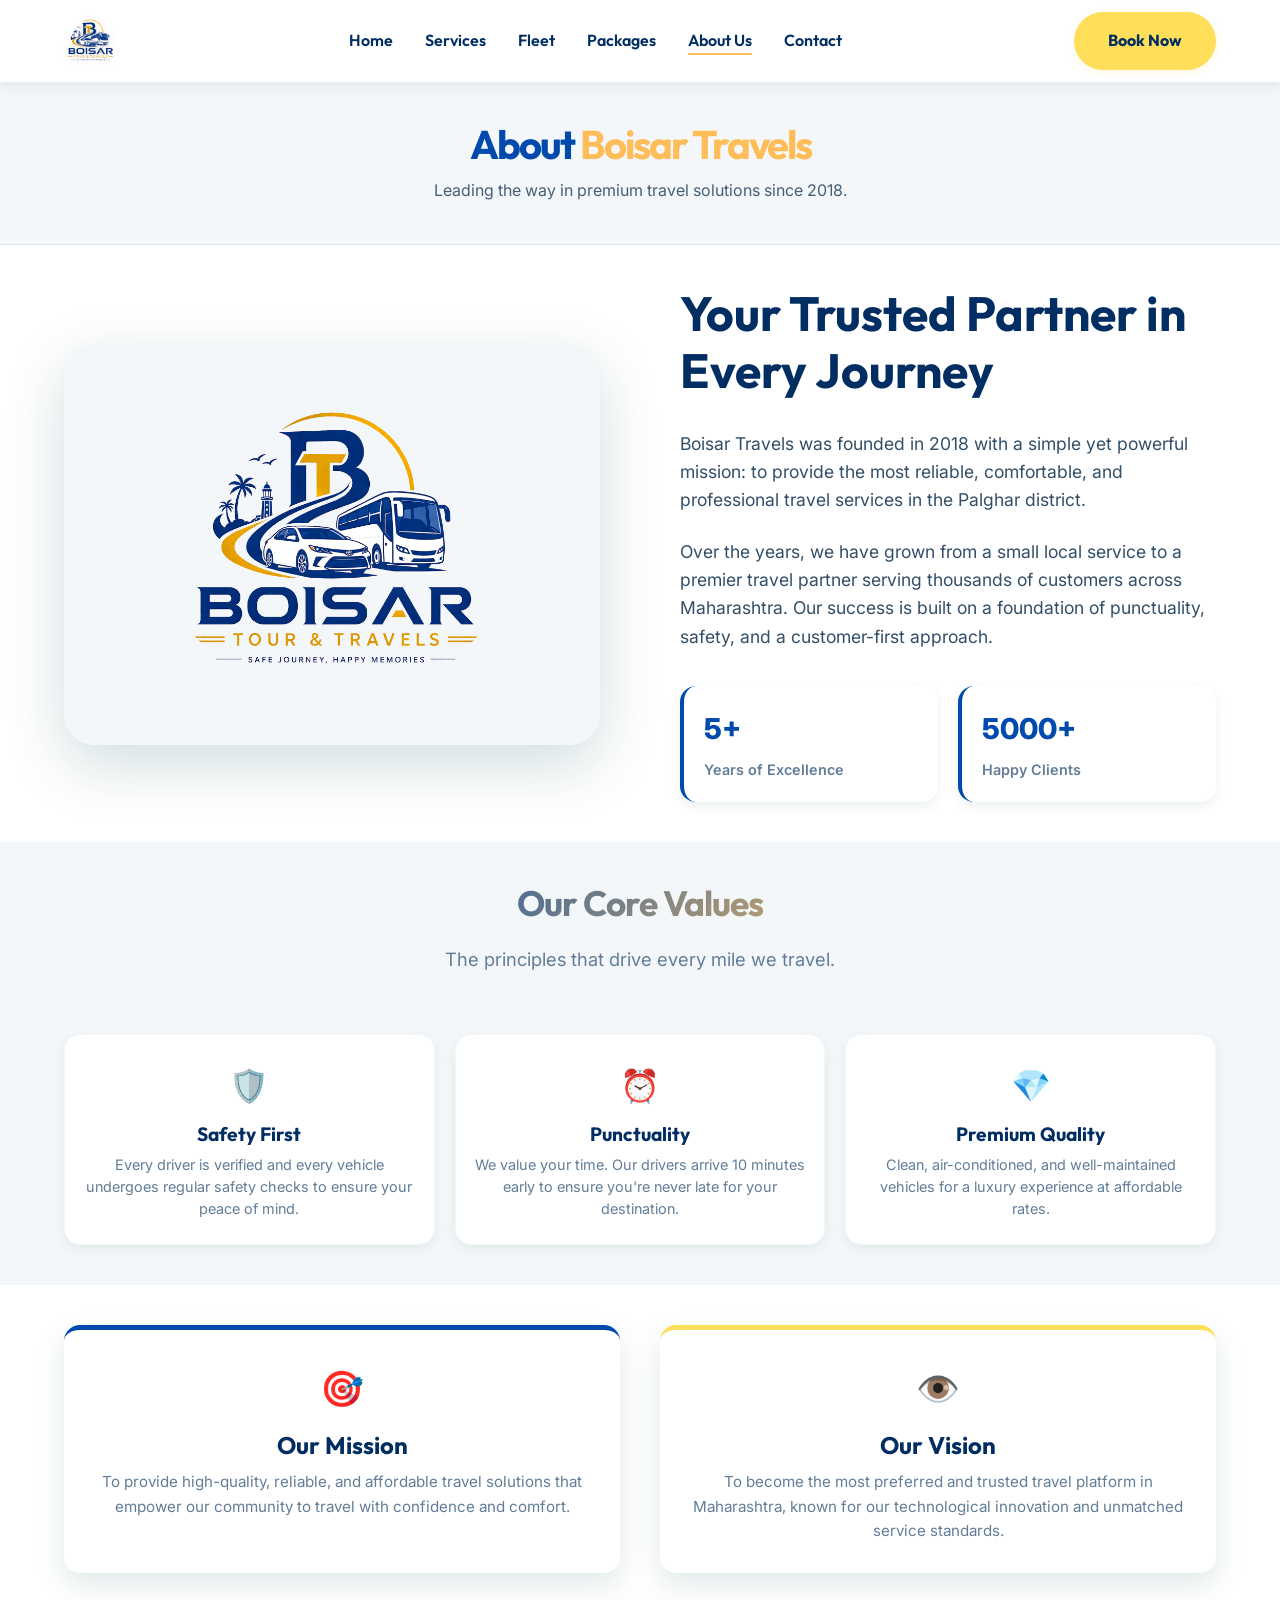
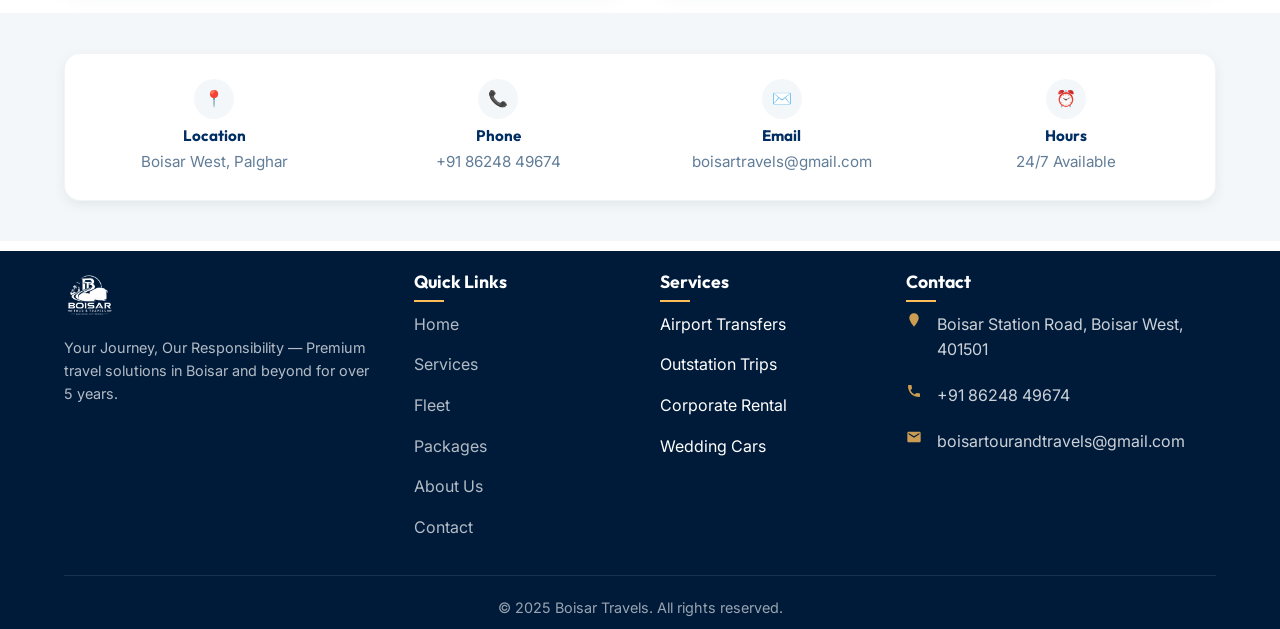
<file: about.html>
<!DOCTYPE html>
<html lang="en">

<head>
    <meta charset="UTF-8">
    <meta name="viewport" content="width=device-width, initial-scale=1.0">
    <title>About Us — Boisar Travels</title>
    <link rel="icon" type="image/png" href="images/bt-logo.png">
    <meta name="description" content="Learn more about Boisar Travels, your trusted travel partner in Palghar district for over 5 years.">
    <link rel="stylesheet" href="style.css">
</head>

<body>
    <!-- Preloader -->
    <div id="preloader">
        <div class="loader-content">
            <img src="images/bt-logo.png" alt="Boisar Travels" class="loader-logo">
            <div class="loader-line"></div>
        </div>
    </div>
    <header class="header-sub">
        <div class="container nav-container">
            <a href="index.html" class="logo"><img src="images/bt-logo.png" alt="Boisar Travels Logo"></a>
            <ul class="nav-links">
                <li><a href="index.html">Home</a></li>
                <li><a href="services.html">Services</a></li>
                <li><a href="fleet.html">Fleet</a></li>
                <li><a href="packages.html">Packages</a></li>
                <li><a href="about.html" class="active">About Us</a></li>
                <li><a href="contact.html">Contact</a></li>
            </ul>
            <div class="nav-right">
                <a href="https://wa.me/918624849674?text=Hi%20Boisar%20Travels!%20I%20would%20like%20to%20book%20a%20cab." class="btn btn-accent">Book Now</a>
                <div class="hamburger"><div></div><div></div><div></div></div>
            </div>
        </div>
    </header>

    <section class="hero hero-sub">
        <div class="container hero-inner" style="justify-content: center; text-align: center;">
            <div class="hero-text reveal">
                <h1>About <span>Boisar Travels</span></h1>
                <p>Leading the way in premium travel solutions since 2018.</p>
            </div>
        </div>
    </section>

    <!-- OUR STORY SECTION -->
    <section class="section">
        <div class="container">
            <div class="about-grid reveal">
                <div class="about-img">
                    <img src="images/bt-logo.png" alt="Boisar Travels Logo" style="background: var(--bg-light); padding: 40px; object-fit: contain;">
                </div>
                <div class="about-text">
                    <h2 class="section-title">Your Trusted Partner in Every Journey</h2>
                    <p>Boisar Travels was founded in 2018 with a simple yet powerful mission: to provide the most reliable, comfortable, and professional travel services in the Palghar district.</p>
                    <p>Over the years, we have grown from a small local service to a premier travel partner serving thousands of customers across Maharashtra. Our success is built on a foundation of punctuality, safety, and a customer-first approach.</p>
                    
                    <div class="about-stats-mini">
                        <div class="stat-box">
                            <span class="stat-num">5+</span>
                            <span class="stat-label">Years of Excellence</span>
                        </div>
                        <div class="stat-box">
                            <span class="stat-num">5000+</span>
                            <span class="stat-label">Happy Clients</span>
                        </div>
                    </div>
                </div>
            </div>
        </div>
    </section>

    <!-- CORE VALUES SECTION -->
    <section class="section section-light">
        <div class="container">
            <div class="section-header reveal">
                <h2>Our Core Values</h2>
                <p>The principles that drive every mile we travel.</p>
            </div>
            <div class="features-grid reveal">
                <div class="feat-card">
                    <div class="feat-icon">🛡️</div>
                    <h3>Safety First</h3>
                    <p>Every driver is verified and every vehicle undergoes regular safety checks to ensure your peace of mind.</p>
                </div>
                <div class="feat-card">
                    <div class="feat-icon">⏰</div>
                    <h3>Punctuality</h3>
                    <p>We value your time. Our drivers arrive 10 minutes early to ensure you're never late for your destination.</p>
                </div>
                <div class="feat-card">
                    <div class="feat-icon">💎</div>
                    <h3>Premium Quality</h3>
                    <p>Clean, air-conditioned, and well-maintained vehicles for a luxury experience at affordable rates.</p>
                </div>
            </div>
        </div>
    </section>

    <!-- MISSION & VISION SECTION -->
    <section class="section">
        <div class="container">
            <div class="mission-vision-grid reveal">
                <div class="mv-card mission">
                    <div class="mv-icon">🎯</div>
                    <h2>Our Mission</h2>
                    <p>To provide high-quality, reliable, and affordable travel solutions that empower our community to travel with confidence and comfort.</p>
                </div>
                <div class="mv-card vision">
                    <div class="mv-icon">👁️</div>
                    <h2>Our Vision</h2>
                    <p>To become the most preferred and trusted travel platform in Maharashtra, known for our technological innovation and unmatched service standards.</p>
                </div>
            </div>
        </div>
    </section>

    <!-- CONTACT DETAILS STRIP -->
    <section class="section section-light" style="padding: 40px 0;">
        <div class="container">
            <div class="contact-row-horizontal reveal">
                <div class="contact-item">
                    <div class="contact-icon">📍</div>
                    <div>
                        <h4>Location</h4>
                        <p>Boisar West, Palghar</p>
                    </div>
                </div>
                <div class="contact-item">
                    <div class="contact-icon">📞</div>
                    <div>
                        <h4>Phone</h4>
                        <p>+91 86248 49674</p>
                    </div>
                </div>
                <div class="contact-item">
                    <div class="contact-icon">✉️</div>
                    <div>
                        <h4>Email</h4>
                        <p>boisartravels@gmail.com</p>
                    </div>
                </div>
                <div class="contact-item">
                    <div class="contact-icon">⏰</div>
                    <div>
                        <h4>Hours</h4>
                        <p>24/7 Available</p>
                    </div>
                </div>
            </div>
        </div>
    </section>

    <footer>
        <div class="container">
            <div class="footer-grid">
                <div class="footer-brand">
                    <div class="logo" style="margin-bottom:15px;"><img src="images/bt-logo.png" alt="Boisar Travels" style="height:50px; width:auto; filter:brightness(0) invert(1);"></div>
                    <p>Your Journey, Our Responsibility — Premium travel solutions in Boisar and beyond for over 5 years.</p>
                </div>
                <div class="footer-col">
                    <h4>Quick Links</h4>
                    <ul>
                        <li><a href="index.html">Home</a></li>
                        <li><a href="services.html">Services</a></li>
                        <li><a href="fleet.html">Fleet</a></li>
                        <li><a href="packages.html">Packages</a></li>
                        <li><a href="about.html">About Us</a></li>
                        <li><a href="contact.html">Contact</a></li>
                    </ul>
                </div>
                <div class="footer-col">
                    <h4>Services</h4>
                    <ul>
                        <li>Airport Transfers</li>
                        <li>Outstation Trips</li>
                        <li>Corporate Rental</li>
                        <li>Wedding Cars</li>
                    </ul>
                </div>
                <div class="footer-col">
                    <h4>Contact</h4>
                    <div class="footer-contact-item"><svg width="16" height="16" viewBox="0 0 24 24" fill="currentColor"><path d="M12 2C8.13 2 5 5.13 5 9c0 5.25 7 13 7 13s7-7.75 7-13c0-3.87-3.13-7-7-7z"/></svg>Boisar Station Road, Boisar West, 401501</div>
                    <div class="footer-contact-item"><svg width="16" height="16" viewBox="0 0 24 24" fill="currentColor"><path d="M6.62 10.79a15.05 15.05 0 006.59 6.59l2.2-2.2a1 1 0 011.01-.24c1.12.37 2.33.57 3.57.57.55 0 1 .45 1 1V20c0 .55-.45 1-1 1C10.07 21 3 13.93 3 4c0-.55.45-1 1-1h3.5c.55 0 1 .45 1 1 0 1.25.2 2.45.57 3.57.1.31.03.66-.25 1.02l-2.2 2.2z"/></svg>+91 86248 49674</div>
                    <div class="footer-contact-item"><svg width="16" height="16" viewBox="0 0 24 24" fill="currentColor"><path d="M20 4H4c-1.1 0-2 .9-2 2v12c0 1.1.9 2 2 2h16c1.1 0 2-.9 2-2V6c0-1.1-.9-2-2-2zm0 4l-8 5-8-5V6l8 5 8-5v2z"/></svg>boisartourandtravels@gmail.com</div>
                </div>
            </div>
            <div class="footer-bottom"><p>© 2025 Boisar Travels. All rights reserved.</p></div>
        </div>
    </footer>

    <script src="main.js"></script>
</body>

</html>
</file>
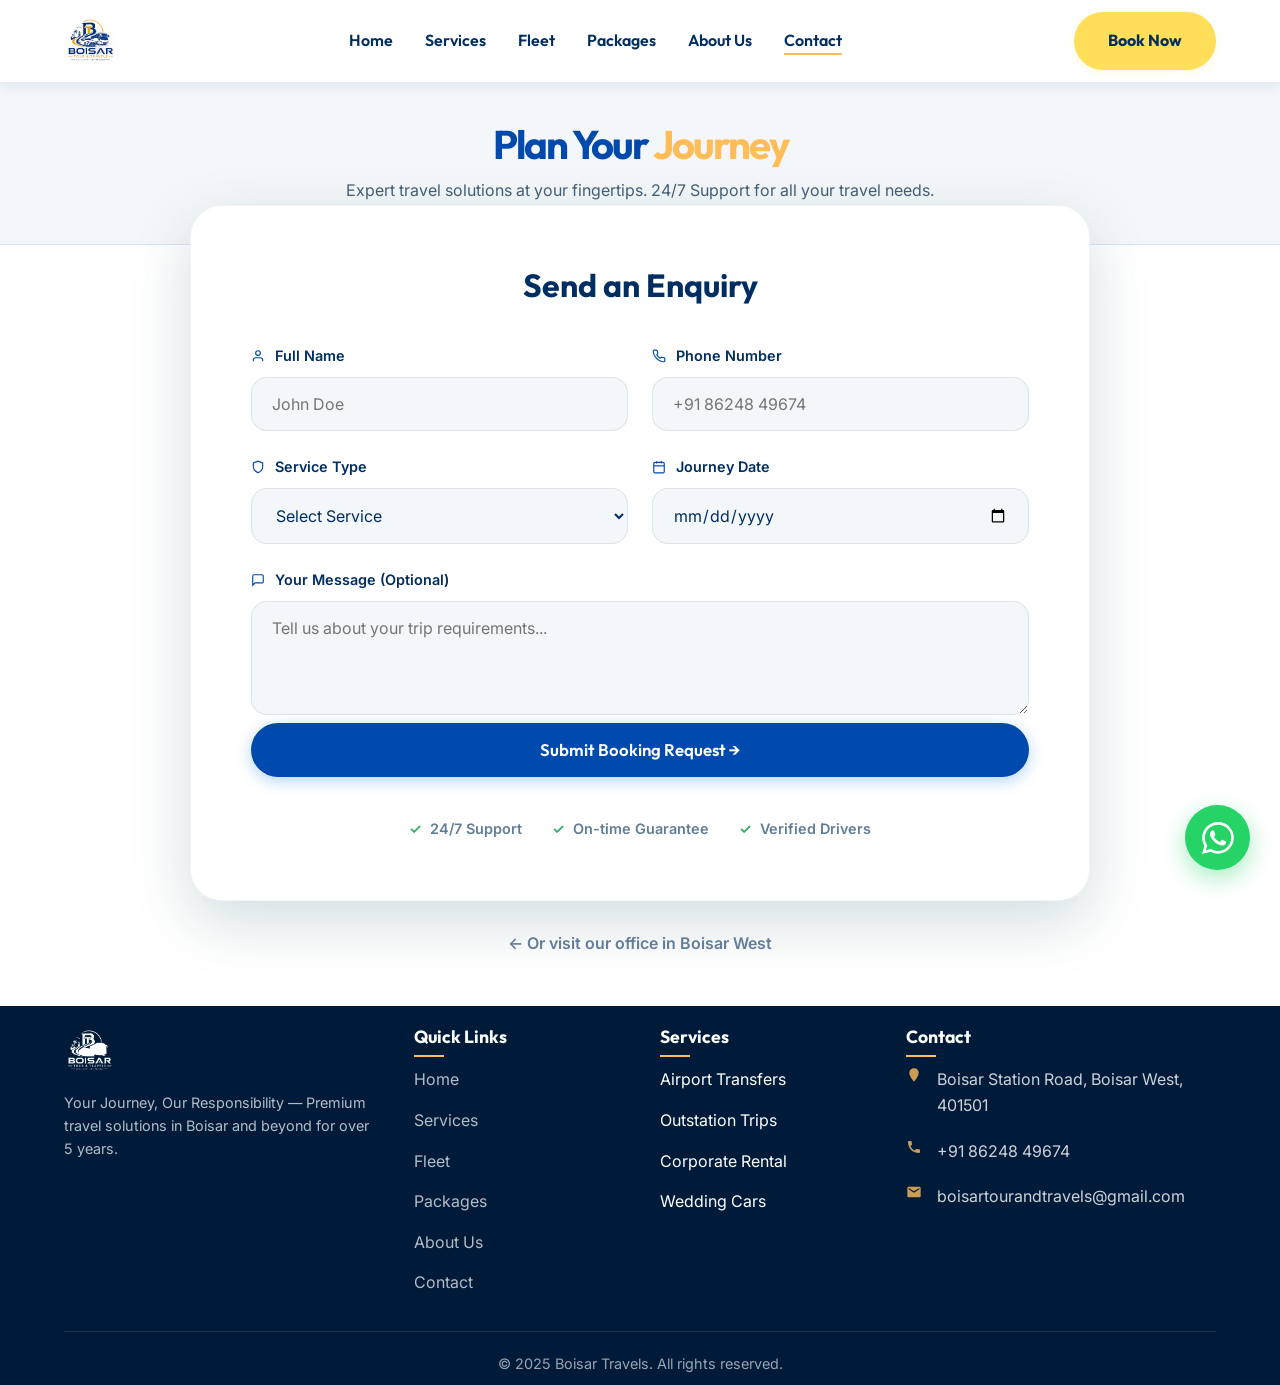
<file: contact.html>
<!DOCTYPE html>
<html lang="en">
<head>
<meta charset="UTF-8">
<meta name="viewport" content="width=device-width, initial-scale=1.0">
<title>Contact Us — Boisar Travels</title>
<link rel="icon" type="image/png" href="images/bt-logo.png">
<link rel="stylesheet" href="style.css">
</head>
<body>
<!-- Preloader -->
<div id="preloader">
    <div class="loader-content">
        <img src="images/bt-logo.png" alt="Boisar Travels" class="loader-logo">
        <div class="loader-line"></div>
    </div>
</div>
<header class="header-sub">
<div class="container nav-container">
<a href="index.html" class="logo"><img src="images/bt-logo.png" alt="Boisar Travels Logo"></a>
<ul class="nav-links">
<li><a href="index.html">Home</a></li>
<li><a href="services.html">Services</a></li>
<li><a href="fleet.html">Fleet</a></li>
<li><a href="packages.html">Packages</a></li>
<li><a href="about.html">About Us</a></li>
<li><a href="contact.html" class="active">Contact</a></li>
</ul>
<div class="nav-right">
<a href="https://wa.me/918624849674?text=Hi%2C%20I%20want%20to%20book%20a%20cab" class="btn btn-accent">Book Now</a>
<div class="hamburger"><div></div><div></div><div></div></div>
</div>
</div>
</header>

<section class="hero hero-sub">
<div class="container hero-inner" style="justify-content: center; text-align: center;">
<div class="hero-text reveal">
<h1>Plan Your <span>Journey</span></h1>
<p>Expert travel solutions at your fingertips. 24/7 Support for all your travel needs.</p>
</div>
</div>
</section>

<section class="section" style="padding-top:0">
<div class="container">
<div class="contact-wrap reveal">
<div class="contact-card">
<div class="contact-form-body">
<h2>Send an Enquiry</h2>
<form id="contactForm">
<div class="form-grid">
<div class="form-group">
<label><svg width="14" height="14" viewBox="0 0 24 24" fill="none" stroke="currentColor" stroke-width="2"><path d="M20 21v-2a4 4 0 0 0-4-4H8a4 4 0 0 0-4 4v2"/><circle cx="12" cy="7" r="4"/></svg> Full Name</label>
<input type="text" placeholder="John Doe" required>
</div>
<div class="form-group">
<label><svg width="14" height="14" viewBox="0 0 24 24" fill="none" stroke="currentColor" stroke-width="2"><path d="M22 16.92v3a2 2 0 0 1-2.18 2 19.79 19.79 0 0 1-8.63-3.07 19.5 19.5 0 0 1-6-6 19.79 19.79 0 0 1-3.07-8.67A2 2 0 0 1 4.11 2h3a2 2 0 0 1 2 1.72 12.84 12.84 0 0 0 .7 2.81 2 2 0 0 1-.45 2.11L8.09 9.91a16 16 0 0 0 6 6l1.27-1.27a2 2 0 0 1 2.11-.45 12.84 12.84 0 0 0 2.81.7A2 2 0 0 1 22 16.92z"/></svg> Phone Number</label>
<input type="tel" placeholder="+91 86248 49674" required>
</div>
<div class="form-group">
<label><svg width="14" height="14" viewBox="0 0 24 24" fill="none" stroke="currentColor" stroke-width="2"><path d="M12 22s8-4 8-10V5l-8-3-8 3v7c0 6 8 10 8 10z"/></svg> Service Type</label>
<select required>
<option value="">Select Service</option>
<option>Airport Transfer</option>
<option>Local Rental</option>
<option>Outstation Trip</option>
<option>Corporate Transport</option>
<option>Luxury / Wedding</option>
</select>
</div>
<div class="form-group">
<label><svg width="14" height="14" viewBox="0 0 24 24" fill="none" stroke="currentColor" stroke-width="2"><rect x="3" y="4" width="18" height="18" rx="2" ry="2"/><line x1="16" y1="2" x2="16" y2="6"/><line x1="8" y1="2" x2="8" y2="6"/><line x1="3" y1="10" x2="21" y2="10"/></svg> Journey Date</label>
<input type="date" required>
</div>
<div class="form-group full">
<label><svg width="14" height="14" viewBox="0 0 24 24" fill="none" stroke="currentColor" stroke-width="2"><path d="M21 15a2 2 0 0 1-2 2H7l-4 4V5a2 2 0 0 1 2-2h14a2 2 0 0 1 2 2z"/></svg> Your Message (Optional)</label>
<textarea rows="4" placeholder="Tell us about your trip requirements..."></textarea>
</div>
</div>
<button type="submit" class="btn btn-primary" style="width:100%;height:54px;font-size:1.05rem">Submit Booking Request →</button>
</form>
<div class="contact-footer">
<div class="trust-mini"><i>✓</i> 24/7 Support</div>
<div class="trust-mini"><i>✓</i> On-time Guarantee</div>
<div class="trust-mini"><i>✓</i> Verified Drivers</div>
</div>
</div>
</div>
<a href="index.html#contact" class="back-link">← Or visit our office in Boisar West</a>
</div>
</div>
</section>

    <footer>
        <div class="container">
            <div class="footer-grid">
                <div class="footer-brand">
                    <div class="logo" style="margin-bottom:15px;"><img src="images/bt-logo.png" alt="Boisar Travels" style="height:50px; width:auto; filter:brightness(0) invert(1);"></div>
                    <p>Your Journey, Our Responsibility — Premium travel solutions in Boisar and beyond for over 5 years.</p>
                </div>
                <div class="footer-col">
                    <h4>Quick Links</h4>
                    <ul>
                        <li><a href="index.html">Home</a></li>
                        <li><a href="services.html">Services</a></li>
                        <li><a href="fleet.html">Fleet</a></li>
                        <li><a href="packages.html">Packages</a></li>
                        <li><a href="about.html">About Us</a></li>
                        <li><a href="contact.html">Contact</a></li>
                    </ul>
                </div>
                <div class="footer-col">
                    <h4>Services</h4>
                    <ul>
                        <li>Airport Transfers</li>
                        <li>Outstation Trips</li>
                        <li>Corporate Rental</li>
                        <li>Wedding Cars</li>
                    </ul>
                </div>
                <div class="footer-col">
                    <h4>Contact</h4>
                    <div class="footer-contact-item"><svg width="16" height="16" viewBox="0 0 24 24" fill="currentColor"><path d="M12 2C8.13 2 5 5.13 5 9c0 5.25 7 13 7 13s7-7.75 7-13c0-3.87-3.13-7-7-7z"/></svg>Boisar Station Road, Boisar West, 401501</div>
                    <div class="footer-contact-item"><svg width="16" height="16" viewBox="0 0 24 24" fill="currentColor"><path d="M6.62 10.79a15.05 15.05 0 006.59 6.59l2.2-2.2a1 1 0 011.01-.24c1.12.37 2.33.57 3.57.57.55 0 1 .45 1 1V20c0 .55-.45 1-1 1C10.07 21 3 13.93 3 4c0-.55.45-1 1-1h3.5c.55 0 1 .45 1 1 0 1.25.2 2.45.57 3.57.1.31.03.66-.25 1.02l-2.2 2.2z"/></svg>+91 86248 49674</div>
                    <div class="footer-contact-item"><svg width="16" height="16" viewBox="0 0 24 24" fill="currentColor"><path d="M20 4H4c-1.1 0-2 .9-2 2v12c0 1.1.9 2 2 2h16c1.1 0 2-.9 2-2V6c0-1.1-.9-2-2-2zm0 4l-8 5-8-5V6l8 5 8-5v2z"/></svg>boisartourandtravels@gmail.com</div>
                </div>
            </div>
            <div class="footer-bottom"><p>© 2025 Boisar Travels. All rights reserved.</p></div>
        </div>
    </footer>
<a href="https://wa.me/918624849674?text=Hi%2C%20I%20want%20to%20book%20a%20cab" class="whatsapp-float"><svg viewBox="0 0 24 24" width="32" height="32" fill="currentColor"><path d="M17.472 14.382c-.297-.149-1.758-.867-2.03-.967-.273-.099-.471-.148-.67.15-.197.297-.767.966-.94 1.164-.173.199-.347.223-.644.075-.297-.15-1.255-.463-2.39-1.475-.883-.788-1.48-1.761-1.653-2.059-.173-.297-.018-.458.13-.606.134-.133.298-.347.446-.52.149-.174.198-.298.298-.497.099-.198.05-.371-.025-.52-.075-.149-.669-1.612-.916-2.207-.242-.579-.487-.5-.669-.51-.173-.008-.371-.01-.57-.01-.198 0-.52.074-.792.372-.272.297-1.04 1.016-1.04 2.479 0 1.462 1.065 2.875 1.213 3.074.149.198 2.096 3.2 5.077 4.487.709.306 1.262.489 1.694.625.712.227 1.36.195 1.871.118.571-.085 1.758-.719 2.006-1.413.248-.694.248-1.289.173-1.413-.074-.124-.272-.198-.57-.347m-5.421 7.403h-.004a9.87 9.87 0 01-5.031-1.378l-.361-.214-3.741.982.998-3.648-.235-.374a9.86 9.86 0 01-1.51-5.26c.001-5.45 4.436-9.884 9.888-9.884 2.64 0 5.122 1.03 6.988 2.898a9.825 9.825 0 012.893 6.994c-.003 5.45-4.438 9.884-9.885 9.884m8.413-18.297A11.815 11.815 0 0012.05 0C5.495 0 .16 5.335.157 11.892c0 2.096.547 4.142 1.588 5.945L0 24l6.335-1.662c1.72.94 3.659 1.437 5.63 1.438h.005c6.554 0 11.89-5.335 11.893-11.893a11.821 11.821 0 00-3.48-8.413z"/></svg></a>
<script src="main.js"></script>
<script>document.getElementById('contactForm').addEventListener('submit',function(e){e.preventDefault();alert('Thank you! Your booking enquiry has been sent. We will contact you shortly.');this.reset()});</script>
</body>
</html>
</file>
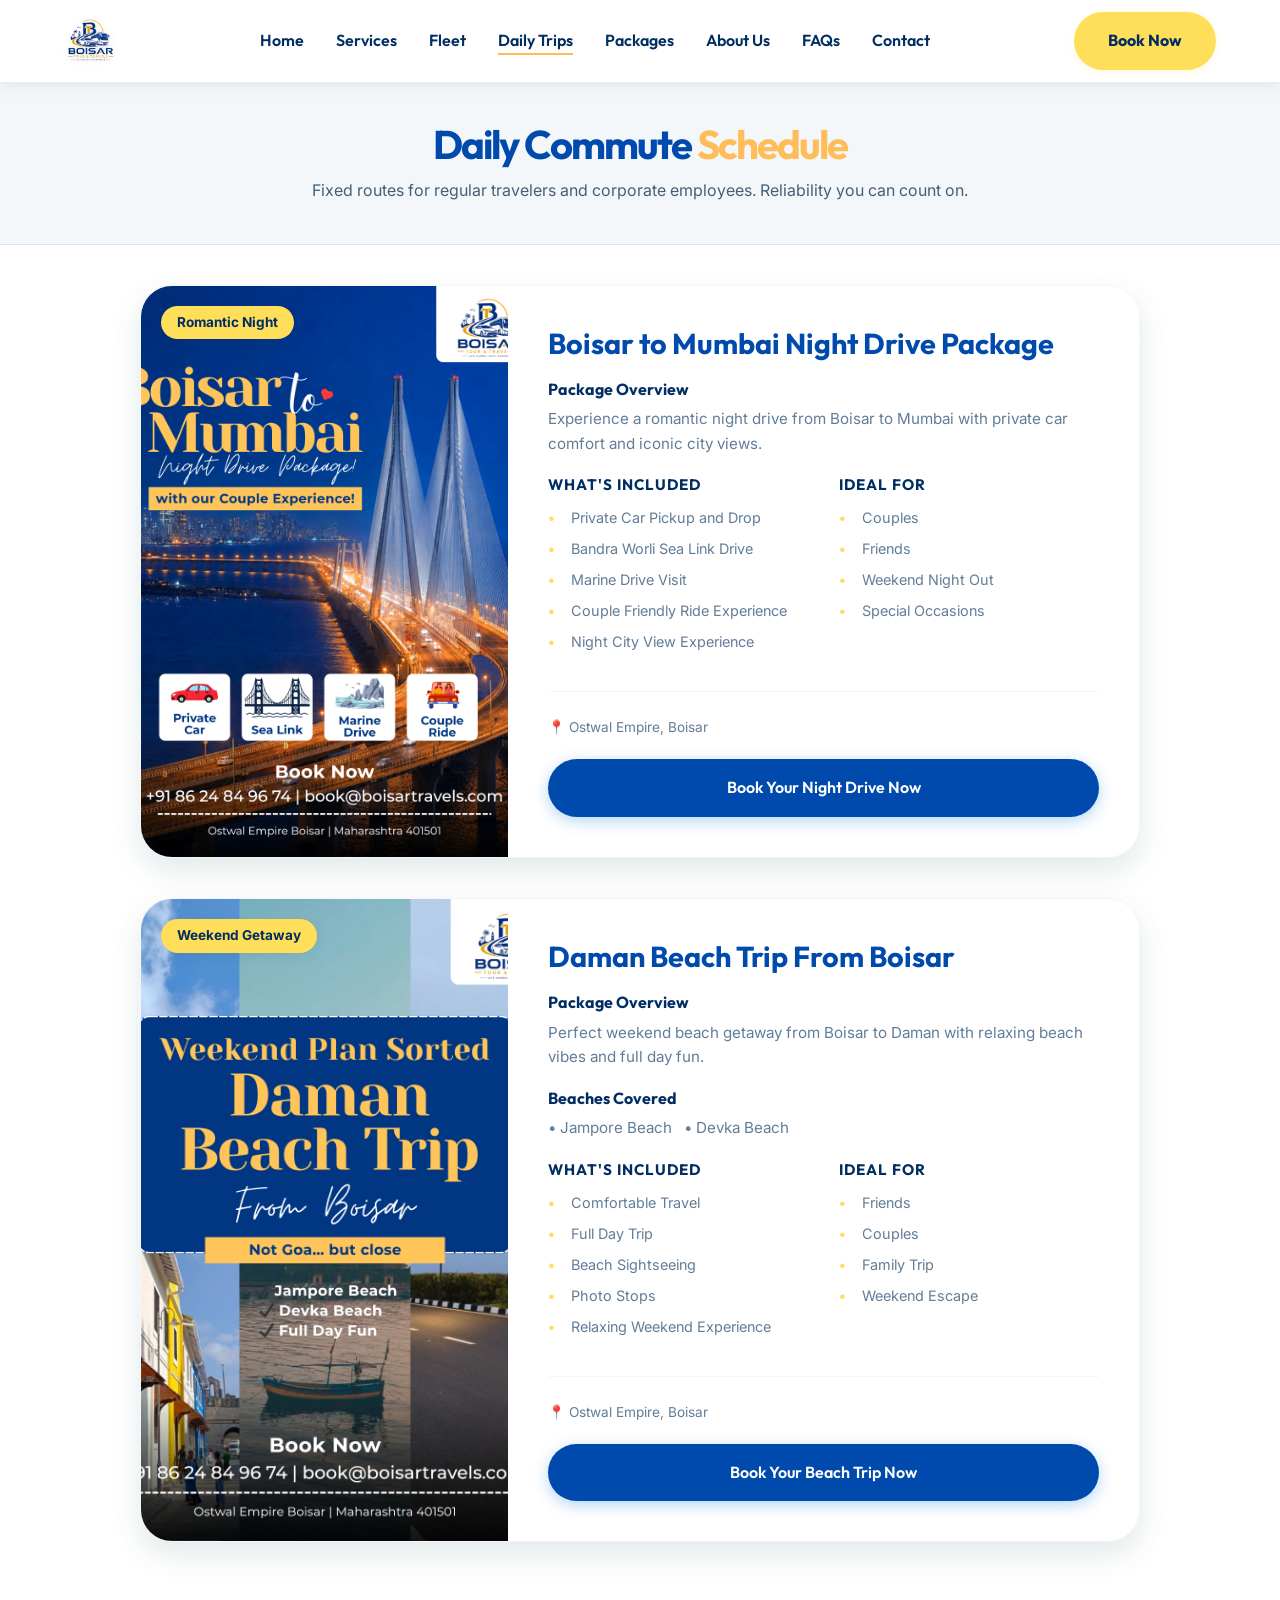
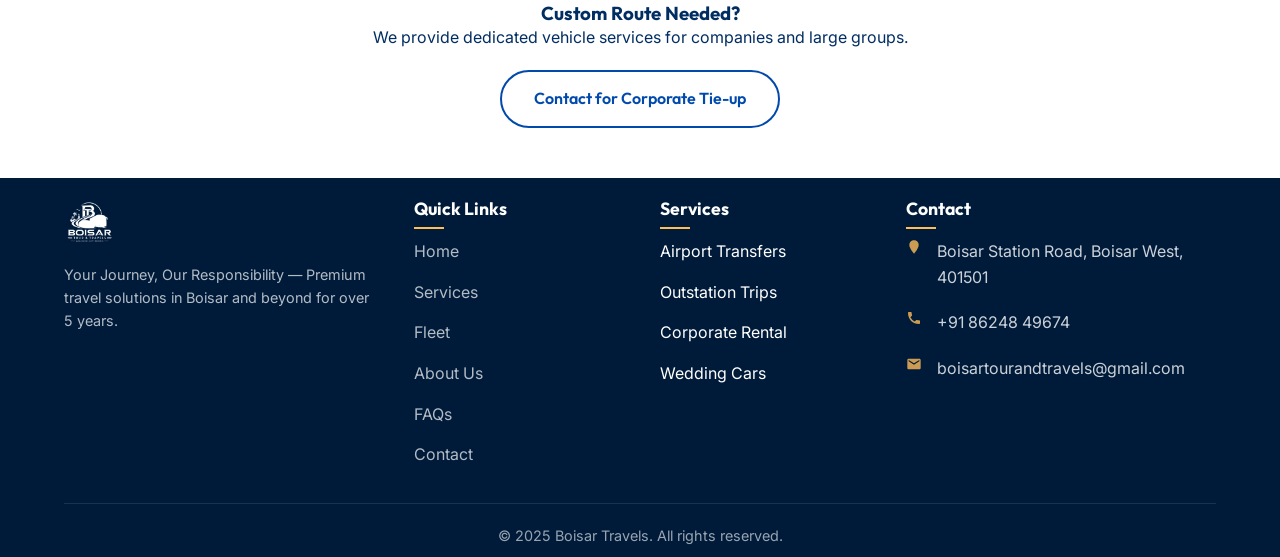
<file: daily-trips.html>
<!DOCTYPE html>
<html lang="en">
<head>
    <meta charset="UTF-8">
    <meta name="viewport" content="width=device-width, initial-scale=1.0">
    <title>Daily Routes & Schedule — Boisar Travels</title>
    <link rel="icon" type="image/png" href="images/bt-logo.png">
    <link rel="stylesheet" href="style.css">
</head>
<body>
    <!-- Preloader -->
    <div id="preloader">
        <div class="loader-content">
            <img src="images/bt-logo.png" alt="Boisar Travels" class="loader-logo">
            <div class="loader-line"></div>
        </div>
    </div>
    <header class="header-sub">
        <div class="container nav-container">
            <a href="index.html" class="logo"><img src="images/bt-logo.png" alt="Boisar Travels Logo"></a>
            <ul class="nav-links">
                <li><a href="index.html">Home</a></li>
                <li><a href="services.html">Services</a></li>
                <li><a href="fleet.html">Fleet</a></li>
                <li><a href="daily-trips.html" class="active">Daily Trips</a></li>
                <li><a href="packages.html">Packages</a></li>
                <li><a href="about.html">About Us</a></li>
                <li><a href="faqs.html">FAQs</a></li>
                <li><a href="contact.html">Contact</a></li>
            </ul>
            <div class="nav-right">
                <a href="https://wa.me/918624849674?text=Hi%2C%20I%20want%20to%20book%20a%20cab" class="btn btn-accent">Book Now</a>
                <div class="hamburger"><div></div><div></div><div></div></div>
            </div>
        </div>
    </header>

    <section class="hero hero-sub">
        <div class="container hero-inner" style="justify-content: center; text-align: center;">
            <div class="hero-text reveal">
                <h1>Daily Commute <span>Schedule</span></h1>
                <p>Fixed routes for regular travelers and corporate employees. Reliability you can count on.</p>
            </div>
        </div>
    </section>

    <section class="section">
        <div class="container">
            <div class="packages-grid">
                <!-- Mumbai Night Drive -->
                <div class="package-card reveal">
                    <div class="package-img">
                        <img src="images/Creative For Boisar Tour and Travels.png" alt="Mumbai Night Drive">
                        <div class="package-tag">Romantic Night</div>
                    </div>
                    <div class="package-content">
                        <h2>Boisar to Mumbai Night Drive Package</h2>
                        <div class="package-section">
                            <h4>Package Overview</h4>
                            <p>Experience a romantic night drive from Boisar to Mumbai with private car comfort and iconic city views.</p>
                        </div>
                        <div class="package-info-grid">
                            <div class="package-info-col">
                                <h4>What's Included</h4>
                                <ul>
                                    <li>Private Car Pickup and Drop</li>
                                    <li>Bandra Worli Sea Link Drive</li>
                                    <li>Marine Drive Visit</li>
                                    <li>Couple Friendly Ride Experience</li>
                                    <li>Night City View Experience</li>
                                </ul>
                            </div>
                            <div class="package-info-col">
                                <h4>Ideal For</h4>
                                <ul>
                                    <li>Couples</li>
                                    <li>Friends</li>
                                    <li>Weekend Night Out</li>
                                    <li>Special Occasions</li>
                                </ul>
                            </div>
                        </div>
                        <div class="package-footer">
                            <div class="package-meta">
                                <span>📍 Ostwal Empire, Boisar</span>
                            </div>
                            <a href="https://wa.me/918624849674?text=Hi%20Boisar%20Travels!%20I%20want%20to%20book%20the%20Mumbai%20Night%20Drive%20Package." class="btn btn-primary" style="width:100%; justify-content:center;">Book Your Night Drive Now</a>
                        </div>
                    </div>
                </div>

                <!-- Daman Beach Trip -->
                <div class="package-card reveal">
                    <div class="package-img">
                        <img src="images/Boisar to Daman.png" alt="Daman Beach Trip">
                        <div class="package-tag">Weekend Getaway</div>
                    </div>
                    <div class="package-content">
                        <h2>Daman Beach Trip From Boisar</h2>
                        <div class="package-section">
                            <h4>Package Overview</h4>
                            <p>Perfect weekend beach getaway from Boisar to Daman with relaxing beach vibes and full day fun.</p>
                        </div>
                        <div class="package-section">
                            <h4>Beaches Covered</h4>
                            <p>• Jampore Beach &nbsp; • Devka Beach</p>
                        </div>
                        <div class="package-info-grid">
                            <div class="package-info-col">
                                <h4>What's Included</h4>
                                <ul>
                                    <li>Comfortable Travel</li>
                                    <li>Full Day Trip</li>
                                    <li>Beach Sightseeing</li>
                                    <li>Photo Stops</li>
                                    <li>Relaxing Weekend Experience</li>
                                </ul>
                            </div>
                            <div class="package-info-col">
                                <h4>Ideal For</h4>
                                <ul>
                                    <li>Friends</li>
                                    <li>Couples</li>
                                    <li>Family Trip</li>
                                    <li>Weekend Escape</li>
                                </ul>
                            </div>
                        </div>
                        <div class="package-footer">
                            <div class="package-meta">
                                <span>📍 Ostwal Empire, Boisar</span>
                            </div>
                            <a href="https://wa.me/918624849674?text=Hi%20Boisar%20Travels!%20I%20want%20to%20book%20the%20Daman%20Beach%20Trip%20Package." class="btn btn-primary" style="width:100%; justify-content:center;">Book Your Beach Trip Now</a>
                        </div>
                    </div>
                </div>
            </div>
            
            <div style="margin-top:60px; text-align:center;" class="reveal">
                <h3>Custom Route Needed?</h3>
                <p>We provide dedicated vehicle services for companies and large groups.</p>
                <a href="contact.html" class="btn btn-outline" style="margin-top:20px;">Contact for Corporate Tie-up</a>
            </div>
        </div>
    </section>

    <footer>
        <div class="container">
            <div class="footer-grid">
                <div class="footer-brand">
                    <div class="logo" style="margin-bottom:15px;"><img src="images/bt-logo.png" alt="Boisar Travels" style="height:50px; width:auto; filter:brightness(0) invert(1);"></div>
                    <p>Your Journey, Our Responsibility — Premium travel solutions in Boisar and beyond for over 5 years.</p>
                </div>
                <div class="footer-col">
                    <h4>Quick Links</h4>
                    <ul>
                        <li><a href="index.html">Home</a></li>
                        <li><a href="services.html">Services</a></li>
                        <li><a href="fleet.html">Fleet</a></li>
                        <li><a href="about.html">About Us</a></li>
                        <li><a href="faqs.html">FAQs</a></li>
                        <li><a href="contact.html">Contact</a></li>
                    </ul>
                </div>
                <div class="footer-col">
                    <h4>Services</h4>
                    <ul>
                        <li>Airport Transfers</li>
                        <li>Outstation Trips</li>
                        <li>Corporate Rental</li>
                        <li>Wedding Cars</li>
                    </ul>
                </div>
                <div class="footer-col">
                    <h4>Contact</h4>
                    <div class="footer-contact-item"><svg width="16" height="16" viewBox="0 0 24 24" fill="currentColor"><path d="M12 2C8.13 2 5 5.13 5 9c0 5.25 7 13 7 13s7-7.75 7-13c0-3.87-3.13-7-7-7z"/></svg>Boisar Station Road, Boisar West, 401501</div>
                    <div class="footer-contact-item"><svg width="16" height="16" viewBox="0 0 24 24" fill="currentColor"><path d="M6.62 10.79a15.05 15.05 0 006.59 6.59l2.2-2.2a1 1 0 011.01-.24c1.12.37 2.33.57 3.57.57.55 0 1 .45 1 1V20c0 .55-.45 1-1 1C10.07 21 3 13.93 3 4c0-.55.45-1 1-1h3.5c.55 0 1 .45 1 1 0 1.25.2 2.45.57 3.57.1.31.03.66-.25 1.02l-2.2 2.2z"/></svg>+91 86248 49674</div>
                    <div class="footer-contact-item"><svg width="16" height="16" viewBox="0 0 24 24" fill="currentColor"><path d="M20 4H4c-1.1 0-2 .9-2 2v12c0 1.1.9 2 2 2h16c1.1 0 2-.9 2-2V6c0-1.1-.9-2-2-2zm0 4l-8 5-8-5V6l8 5 8-5v2z"/></svg>boisartourandtravels@gmail.com</div>
                </div>
            </div>
            <div class="footer-bottom"><p>© 2025 Boisar Travels. All rights reserved.</p></div>
        </div>
    </footer>

    <script src="main.js"></script>
</body>
</html>
</file>
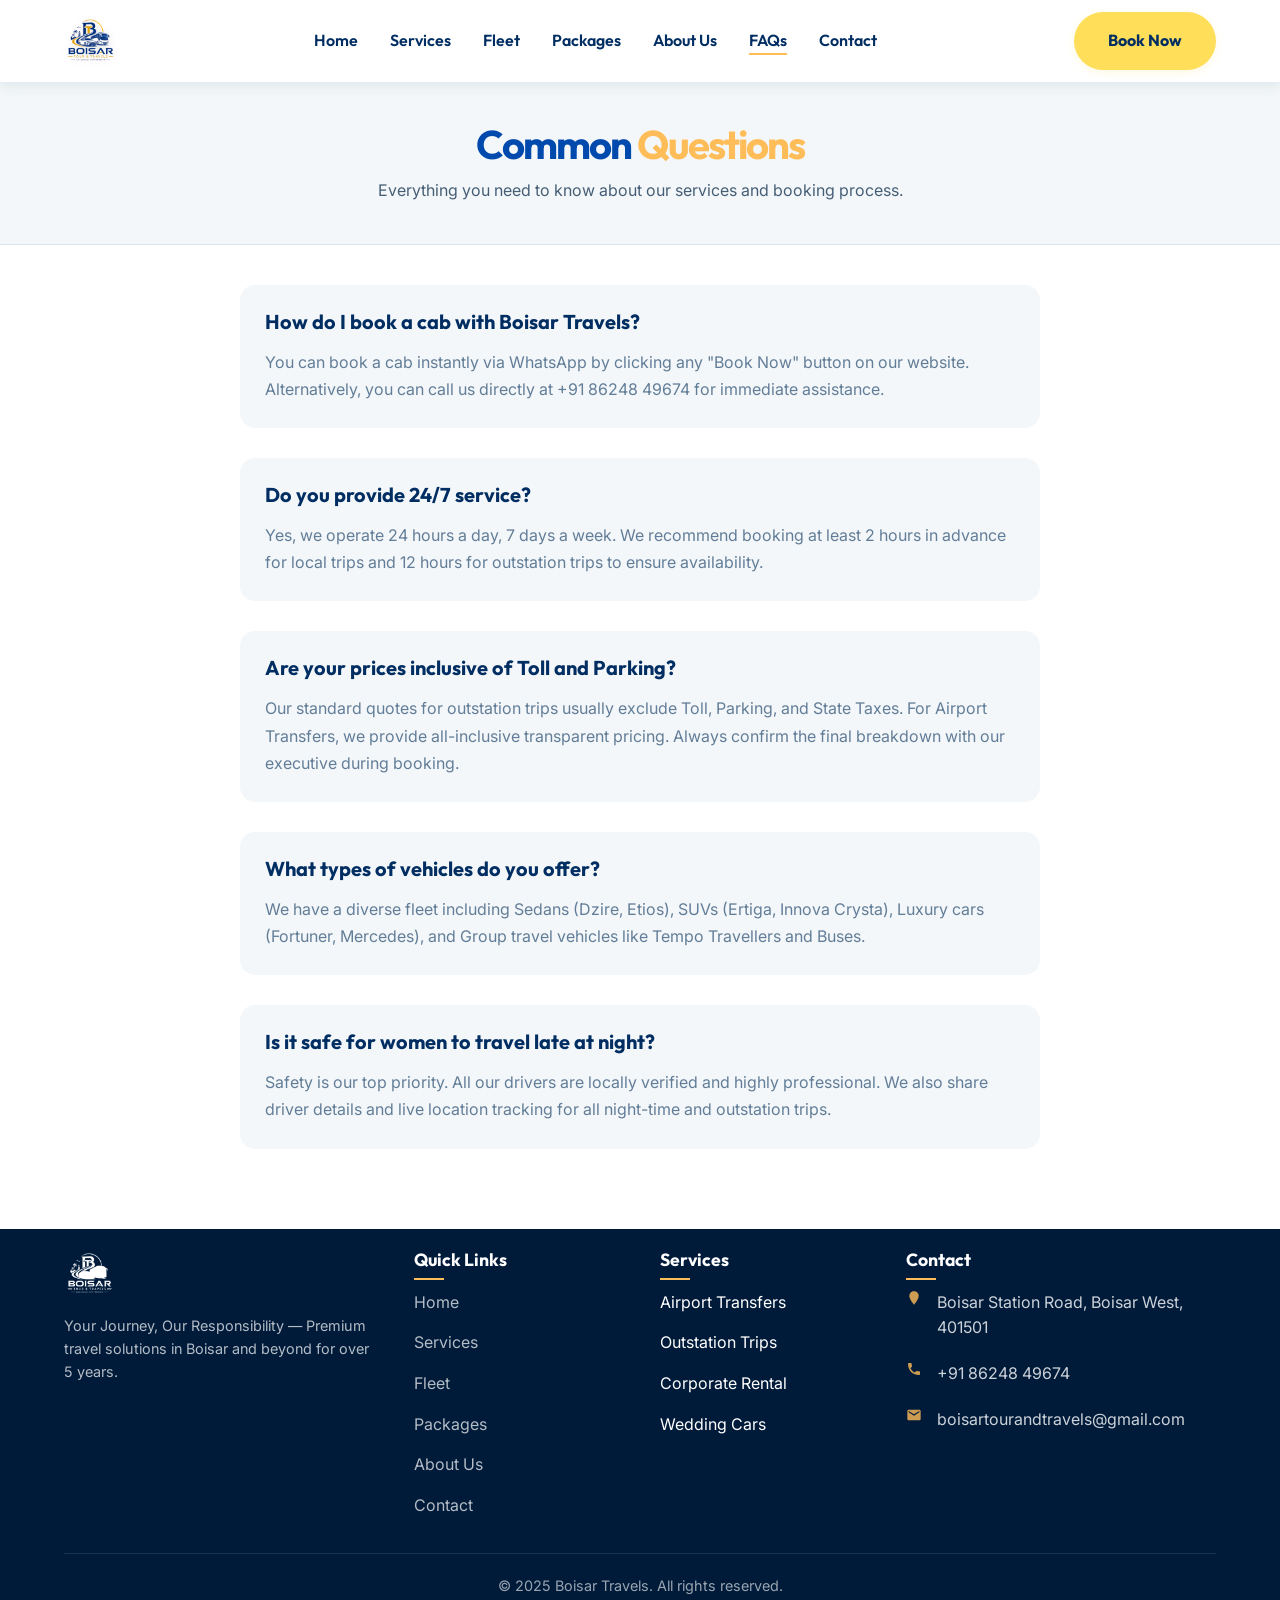
<file: faqs.html>
<!DOCTYPE html>
<html lang="en">

<head>
    <meta charset="UTF-8">
    <meta name="viewport" content="width=device-width, initial-scale=1.0">
    <title>Frequently Asked Questions — Boisar Travels</title>
    <link rel="icon" type="image/png" href="images/bt-logo.png">
    <meta name="description" content="Find answers to common questions about Boisar Travels booking, pricing, and services.">
    <link rel="stylesheet" href="style.css">
</head>

<body>
    <!-- Preloader -->
    <div id="preloader">
        <div class="loader-content">
            <img src="images/bt-logo.png" alt="Boisar Travels" class="loader-logo">
            <div class="loader-line"></div>
        </div>
    </div>
    <header class="header-sub">
        <div class="container nav-container">
            <a href="index.html" class="logo"><img src="images/bt-logo.png" alt="Boisar Travels Logo"></a>
            <ul class="nav-links">
                <li><a href="index.html">Home</a></li>
                <li><a href="services.html">Services</a></li>
                <li><a href="fleet.html">Fleet</a></li>
                <li><a href="packages.html">Packages</a></li>
                <li><a href="about.html">About Us</a></li>
                <li><a href="faqs.html" class="active">FAQs</a></li>
                <li><a href="contact.html">Contact</a></li>
            </ul>
            <div class="nav-right">
                <a href="https://wa.me/918624849674?text=Hi%2C%20I%20want%20to%20book%20a%20cab" class="btn btn-accent">Book Now</a>
                <div class="hamburger"><div></div><div></div><div></div></div>
            </div>
        </div>
    </header>

    <section class="hero hero-sub">
        <div class="container hero-inner">
            <div class="hero-text reveal">
                <h1>Common <span>Questions</span></h1>
                <p>Everything you need to know about our services and booking process.</p>
            </div>
        </div>
    </section>

    <section class="section">
        <div class="container">
            <div class="faq-grid" style="max-width: 800px; margin: 0 auto;">
                <div class="faq-item reveal" style="margin-bottom: 30px; padding: 25px; background: var(--bg-light); border-radius: 15px;">
                    <h3 style="margin-bottom: 15px; color: var(--dark); font-size: 1.25rem;">How do I book a cab with Boisar Travels?</h3>
                    <p style="color: var(--text-light); line-height: 1.7;">You can book a cab instantly via WhatsApp by clicking any "Book Now" button on our website. Alternatively, you can call us directly at +91 86248 49674 for immediate assistance.</p>
                </div>
                <div class="faq-item reveal" style="margin-bottom: 30px; padding: 25px; background: var(--bg-light); border-radius: 15px;">
                    <h3 style="margin-bottom: 15px; color: var(--dark); font-size: 1.25rem;">Do you provide 24/7 service?</h3>
                    <p style="color: var(--text-light); line-height: 1.7;">Yes, we operate 24 hours a day, 7 days a week. We recommend booking at least 2 hours in advance for local trips and 12 hours for outstation trips to ensure availability.</p>
                </div>
                <div class="faq-item reveal" style="margin-bottom: 30px; padding: 25px; background: var(--bg-light); border-radius: 15px;">
                    <h3 style="margin-bottom: 15px; color: var(--dark); font-size: 1.25rem;">Are your prices inclusive of Toll and Parking?</h3>
                    <p style="color: var(--text-light); line-height: 1.7;">Our standard quotes for outstation trips usually exclude Toll, Parking, and State Taxes. For Airport Transfers, we provide all-inclusive transparent pricing. Always confirm the final breakdown with our executive during booking.</p>
                </div>
                <div class="faq-item reveal" style="margin-bottom: 30px; padding: 25px; background: var(--bg-light); border-radius: 15px;">
                    <h3 style="margin-bottom: 15px; color: var(--dark); font-size: 1.25rem;">What types of vehicles do you offer?</h3>
                    <p style="color: var(--text-light); line-height: 1.7;">We have a diverse fleet including Sedans (Dzire, Etios), SUVs (Ertiga, Innova Crysta), Luxury cars (Fortuner, Mercedes), and Group travel vehicles like Tempo Travellers and Buses.</p>
                </div>
                <div class="faq-item reveal" style="margin-bottom: 30px; padding: 25px; background: var(--bg-light); border-radius: 15px;">
                    <h3 style="margin-bottom: 15px; color: var(--dark); font-size: 1.25rem;">Is it safe for women to travel late at night?</h3>
                    <p style="color: var(--text-light); line-height: 1.7;">Safety is our top priority. All our drivers are locally verified and highly professional. We also share driver details and live location tracking for all night-time and outstation trips.</p>
                </div>
            </div>
        </div>
    </section>

    <footer>
        <div class="container">
            <div class="footer-grid">
                <div class="footer-brand">
                    <div class="logo" style="margin-bottom:15px;"><img src="images/bt-logo.png" alt="Boisar Travels" style="height:50px; width:auto; filter:brightness(0) invert(1);"></div>
                    <p>Your Journey, Our Responsibility — Premium travel solutions in Boisar and beyond for over 5 years.</p>
                </div>
                <div class="footer-col">
                    <h4>Quick Links</h4>
                    <ul>
                        <li><a href="index.html">Home</a></li>
                        <li><a href="services.html">Services</a></li>
                        <li><a href="fleet.html">Fleet</a></li>
                        <li><a href="packages.html">Packages</a></li>
                        <li><a href="about.html">About Us</a></li>
                        <li><a href="contact.html">Contact</a></li>
                    </ul>
                </div>
                <div class="footer-col">
                    <h4>Services</h4>
                    <ul>
                        <li>Airport Transfers</li>
                        <li>Outstation Trips</li>
                        <li>Corporate Rental</li>
                        <li>Wedding Cars</li>
                    </ul>
                </div>
                <div class="footer-col">
                    <h4>Contact</h4>
                    <div class="footer-contact-item"><svg width="16" height="16" viewBox="0 0 24 24" fill="currentColor"><path d="M12 2C8.13 2 5 5.13 5 9c0 5.25 7 13 7 13s7-7.75 7-13c0-3.87-3.13-7-7-7z"/></svg>Boisar Station Road, Boisar West, 401501</div>
                    <div class="footer-contact-item"><svg width="16" height="16" viewBox="0 0 24 24" fill="currentColor"><path d="M6.62 10.79a15.05 15.05 0 006.59 6.59l2.2-2.2a1 1 0 011.01-.24c1.12.37 2.33.57 3.57.57.55 0 1 .45 1 1V20c0 .55-.45 1-1 1C10.07 21 3 13.93 3 4c0-.55.45-1 1-1h3.5c.55 0 1 .45 1 1 0 1.25.2 2.45.57 3.57.1.31.03.66-.25 1.02l-2.2 2.2z"/></svg>+91 86248 49674</div>
                    <div class="footer-contact-item"><svg width="16" height="16" viewBox="0 0 24 24" fill="currentColor"><path d="M20 4H4c-1.1 0-2 .9-2 2v12c0 1.1.9 2 2 2h16c1.1 0 2-.9 2-2V6c0-1.1-.9-2-2-2zm0 4l-8 5-8-5V6l8 5 8-5v2z"/></svg>boisartourandtravels@gmail.com</div>
                </div>
            </div>
            <div class="footer-bottom"><p>© 2025 Boisar Travels. All rights reserved.</p></div>
        </div>
    </footer>

    <script src="main.js"></script>
</body>

</html>
</file>
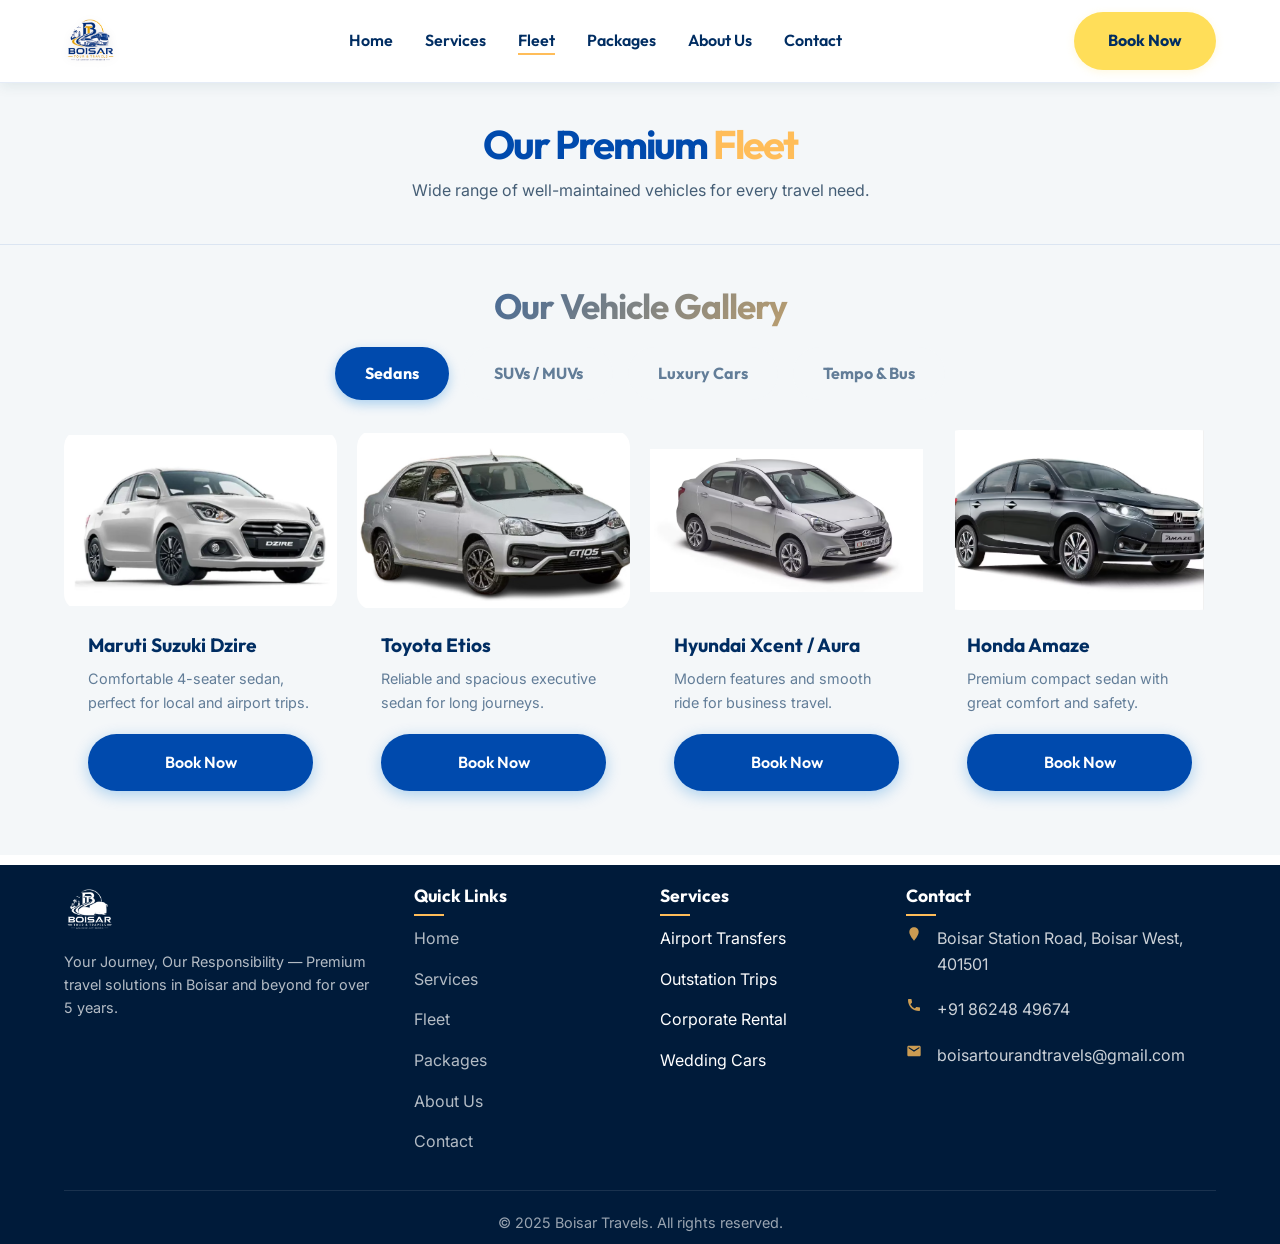
<file: fleet.html>
<!DOCTYPE html>
<html lang="en">

<head>
    <meta charset="UTF-8">
    <meta name="viewport" content="width=device-width, initial-scale=1.0">
    <title>Our Fleet — Boisar Travels</title>
    <link rel="icon" type="image/png" href="images/bt-logo.png">
    <meta name="description" content="Explore our premium fleet of sedans, SUVs, luxury cars, and buses in Boisar.">
    <link rel="stylesheet" href="style.css">
</head>

<body>
    <!-- Preloader -->
    <div id="preloader">
        <div class="loader-content">
            <img src="images/bt-logo.png" alt="Boisar Travels" class="loader-logo">
            <div class="loader-line"></div>
        </div>
    </div>
    <header class="header-sub">
        <div class="container nav-container">
            <a href="index.html" class="logo"><img src="images/bt-logo.png" alt="Boisar Travels Logo"></a>
            <ul class="nav-links">
                <li><a href="index.html">Home</a></li>
                <li><a href="services.html">Services</a></li>
                <li><a href="fleet.html" class="active">Fleet</a></li>
                <li><a href="packages.html">Packages</a></li>
                <li><a href="about.html">About Us</a></li>
                <li><a href="contact.html">Contact</a></li>
            </ul>
            <div class="nav-right">
                <a href="https://wa.me/918624849674?text=Hi%2C%20I%20want%20to%20book%20a%20cab" class="btn btn-accent">Book Now</a>
                <div class="hamburger"><div></div><div></div><div></div></div>
            </div>
        </div>
    </header>

    <section class="hero hero-sub">
        <div class="container hero-inner" style="justify-content: center; text-align: center;">
            <div class="hero-text reveal">
                <h1>Our Premium <span>Fleet</span></h1>
                <p>Wide range of well-maintained vehicles for every travel need.</p>
            </div>
        </div>
    </section>

    <!-- FLEET GALLERY SECTION -->
    <section class="section section-light" id="fleet">
        <div class="container">
            <div class="section-header reveal" style="margin-bottom: 20px;">
                <h2>Our Vehicle Gallery</h2>
            </div>

            <div class="fleet-tabs reveal">
                <div class="fleet-tab active" onclick="showFleet('sedan', this)">Sedans</div>
                <div class="fleet-tab" onclick="showFleet('suv', this)">SUVs / MUVs</div>
                <div class="fleet-tab" onclick="showFleet('luxury', this)">Luxury Cars</div>
                <div class="fleet-tab" onclick="showFleet('group', this)">Tempo & Bus</div>
            </div>

            <!-- SEDANS -->
            <div id="fleet-sedan" class="fleet-category active reveal">
                <div class="car-card">
                    <img src="images/sedan dzire.png" alt="Maruti Dzire">
                    <div class="car-info">
                        <h4>Maruti Suzuki Dzire</h4>
                        <p>Comfortable 4-seater sedan, perfect for local and airport trips.</p>
                        <a href="https://wa.me/918624849674?text=I%20want%20to%20book%20Maruti%20Dzire" class="btn btn-primary">Book Now</a>
                    </div>
                </div>
                <div class="car-card">
                    <img src="images/etios.png" alt="Toyota Etios">
                    <div class="car-info">
                        <h4>Toyota Etios</h4>
                        <p>Reliable and spacious executive sedan for long journeys.</p>
                        <a href="https://wa.me/918624849674?text=I%20want%20to%20book%20Toyota%20Etios" class="btn btn-primary">Book Now</a>
                    </div>
                </div>
                <div class="car-card">
                    <img src="images/Hyundai Xcent.png" alt="Hyundai Xcent">
                    <div class="car-info">
                        <h4>Hyundai Xcent / Aura</h4>
                        <p>Modern features and smooth ride for business travel.</p>
                        <a href="https://wa.me/918624849674?text=I%20want%20to%20book%20Hyundai%20Xcent" class="btn btn-primary">Book Now</a>
                    </div>
                </div>
                <div class="car-card">
                    <img src="images/Honda Amaze.png" alt="Honda Amaze">
                    <div class="car-info">
                        <h4>Honda Amaze</h4>
                        <p>Premium compact sedan with great comfort and safety.</p>
                        <a href="https://wa.me/918624849674?text=I%20want%20to%20book%20Honda%20Amaze" class="btn btn-primary">Book Now</a>
                    </div>
                </div>
            </div>

            <!-- SUVS -->
            <div id="fleet-suv" class="fleet-category reveal">
                <div class="car-card">
                    <img src="images/innvoa crysta.png" alt="Toyota Innova Crysta">
                    <div class="car-info">
                        <h4>Toyota Innova Crysta</h4>
                        <p>The gold standard for premium group travel and long trips.</p>
                        <a href="https://wa.me/918624849674?text=I%20want%20to%20book%20Innova%20Crysta" class="btn btn-primary">Book Now</a>
                    </div>
                </div>
                <div class="car-card">
                    <img src="images/Maruti Suzuki Ertiga.png" alt="Maruti Ertiga">
                    <div class="car-info">
                        <h4>Maruti Suzuki Ertiga</h4>
                        <p>Comfortable 6-seater MUV, ideal for family outings.</p>
                        <a href="https://wa.me/918624849674?text=I%20want%20to%20book%20Maruti%20Ertiga" class="btn btn-primary">Book Now</a>
                    </div>
                </div>
                <div class="car-card">
                    <img src="images/Maruti Suzuki Ertiga (2).png" alt="Kia Carens">
                    <div class="car-info">
                        <h4>Kia Carens</h4>
                        <p>Stylish and spacious 7-seater with modern amenities.</p>
                        <a href="https://wa.me/918624849674?text=I%20want%20to%20book%20Kia%20Carens" class="btn btn-primary">Book Now</a>
                    </div>
                </div>
                <div class="car-card">
                    <img src="images/Mahindra Marazzo.png" alt="Mahindra Marazzo">
                    <div class="car-info">
                        <h4>Mahindra Marazzo</h4>
                        <p>Solid build and smooth ride for heavy-duty travel.</p>
                        <a href="https://wa.me/918624849674?text=I%20want%20to%20book%20Mahindra%20Marazzo" class="btn btn-primary">Book Now</a>
                    </div>
                </div>
            </div>

            <!-- LUXURY -->
            <div id="fleet-luxury" class="fleet-category reveal">
                <div class="car-card">
                    <img src="images/luxury-car.png" alt="Toyota Fortuner">
                    <div class="car-info">
                        <h4>Toyota Fortuner</h4>
                        <p>Powerful SUV for VIP travel and tough terrains.</p>
                        <a href="https://wa.me/918624849674?text=I%20want%20to%20book%20Toyota%20Fortuner" class="btn btn-primary">Book Now</a>
                    </div>
                </div>
                <div class="car-card">
                    <img src="images/Mercedes-Benz E-Class.png" alt="Mercedes E-Class">
                    <div class="car-info">
                        <h4>Mercedes-Benz E-Class</h4>
                        <p>The ultimate luxury experience for weddings and VIPs.</p>
                        <a href="https://wa.me/918624849674?text=I%20want%20to%20book%20Mercedes%20E-Class" class="btn btn-primary">Book Now</a>
                    </div>
                </div>
                <div class="car-card">
                    <img src="images/bmw 5 series.png" alt="BMW 5 Series">
                    <div class="car-info">
                        <h4>BMW 5 Series</h4>
                        <p>Performance meets luxury. Perfect for grand entries.</p>
                        <a href="https://wa.me/918624849674?text=I%20want%20to%20book%20BMW%205%20Series" class="btn btn-primary">Book Now</a>
                    </div>
                </div>
                <div class="car-card">
                    <img src="images/audi 6.png" alt="Audi A6">
                    <div class="car-info">
                        <h4>Audi A6</h4>
                        <p>Sophisticated design and premium comfort for elite travel.</p>
                        <a href="https://wa.me/918624849674?text=I%20want%20to%20book%20Audi%20A6" class="btn btn-primary">Book Now</a>
                    </div>
                </div>
            </div>

            <!-- GROUP TRAVEL -->
            <div id="fleet-group" class="fleet-category reveal">
                <div class="car-card">
                    <img src="images/13-17 Seater Tempo Traveller.png" alt="Tempo Traveller">
                    <div class="car-info">
                        <h4>13-17 Seater Tempo Traveller</h4>
                        <p>Best for family tours, pilgrimages, and group outings.</p>
                        <a href="https://wa.me/918624849674?text=I%20want%20to%20book%20Tempo%20Traveller" class="btn btn-primary">Book Now</a>
                    </div>
                </div>
                <div class="car-card">
                    <img src="images/20 - 25 seater bus.png" alt="Mini Bus">
                    <div class="car-info">
                        <h4>20-26 Seater Mini Bus</h4>
                        <p>Ideal for corporate staff transport and wedding events.</p>
                        <a href="https://wa.me/918624849674?text=I%20want%20to%20book%20Mini%20Bus" class="btn btn-primary">Book Now</a>
                    </div>
                </div>
                <div class="car-card">
                    <img src="images/30 - 35 seater bus.png" alt="Luxury Bus">
                    <div class="car-info">
                        <h4>35-45 Seater AC Luxury Bus</h4>
                        <p>Large capacity coaches for marriage parties and school tours.</p>
                        <a href="https://wa.me/918624849674?text=I%20want%20to%20book%20Luxury%20Bus" class="btn btn-primary">Book Now</a>
                    </div>
                </div>
            </div>
        </div>
    </section>

    <footer>
        <div class="container">
            <div class="footer-grid">
                <div class="footer-brand">
                    <div class="logo" style="margin-bottom:15px;"><img src="images/bt-logo.png" alt="Boisar Travels" style="height:50px; width:auto; filter:brightness(0) invert(1);"></div>
                    <p>Your Journey, Our Responsibility — Premium travel solutions in Boisar and beyond for over 5 years.</p>
                </div>
                <div class="footer-col">
                    <h4>Quick Links</h4>
                                        <ul>
                        <li><a href="index.html">Home</a></li>
                        <li><a href="services.html">Services</a></li>
                        <li><a href="fleet.html">Fleet</a></li>
                        <li><a href="packages.html">Packages</a></li>
                        <li><a href="about.html">About Us</a></li>
                        <li><a href="contact.html">Contact</a></li>
                    </ul>
                </div>
                <div class="footer-col">
                    <h4>Services</h4>
                    <ul>
                        <li>Airport Transfers</li>
                        <li>Outstation Trips</li>
                        <li>Corporate Rental</li>
                        <li>Wedding Cars</li>
                    </ul>
                </div>
                <div class="footer-col">
                    <h4>Contact</h4>
                    <div class="footer-contact-item"><svg width="16" height="16" viewBox="0 0 24 24" fill="currentColor"><path d="M12 2C8.13 2 5 5.13 5 9c0 5.25 7 13 7 13s7-7.75 7-13c0-3.87-3.13-7-7-7z"/></svg>Boisar Station Road, Boisar West, 401501</div>
                    <div class="footer-contact-item"><svg width="16" height="16" viewBox="0 0 24 24" fill="currentColor"><path d="M6.62 10.79a15.05 15.05 0 006.59 6.59l2.2-2.2a1 1 0 011.01-.24c1.12.37 2.33.57 3.57.57.55 0 1 .45 1 1V20c0 .55-.45 1-1 1C10.07 21 3 13.93 3 4c0-.55.45-1 1-1h3.5c.55 0 1 .45 1 1 0 1.25.2 2.45.57 3.57.1.31.03.66-.25 1.02l-2.2 2.2z"/></svg>+91 86248 49674</div>
                    <div class="footer-contact-item"><svg width="16" height="16" viewBox="0 0 24 24" fill="currentColor"><path d="M20 4H4c-1.1 0-2 .9-2 2v12c0 1.1.9 2 2 2h16c1.1 0 2-.9 2-2V6c0-1.1-.9-2-2-2zm0 4l-8 5-8-5V6l8 5 8-5v2z"/></svg>boisartourandtravels@gmail.com</div>
                </div>
            </div>
            <div class="footer-bottom"><p>© 2025 Boisar Travels. All rights reserved.</p></div>
        </div>
    </footer>

    <script src="main.js"></script>
    <script>
    function showFleet(category, element) {
        document.querySelectorAll('.fleet-category').forEach(cat => cat.classList.remove('active'));
        document.getElementById('fleet-' + category).classList.add('active');
        document.querySelectorAll('.fleet-tab').forEach(tab => tab.classList.remove('active'));
        element.classList.add('active');
    }
    </script>
</body>

</html>
</file>
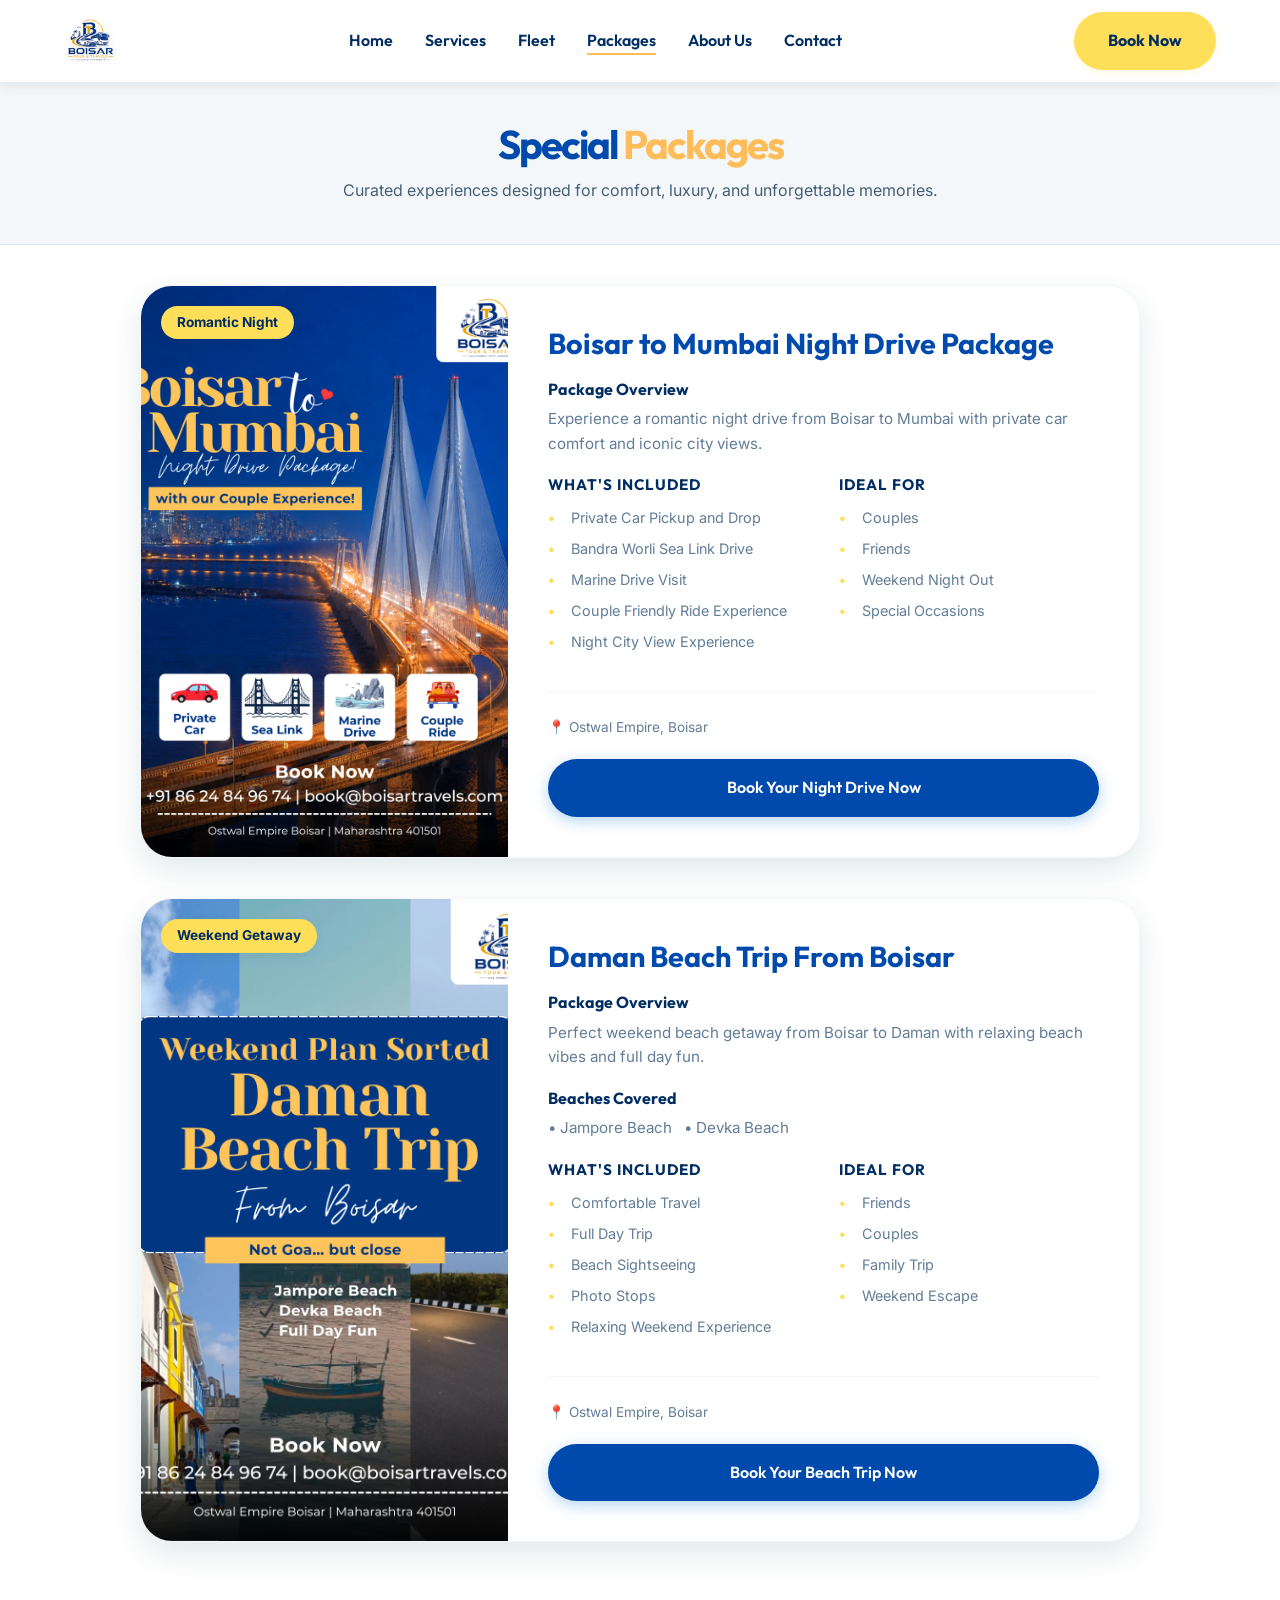
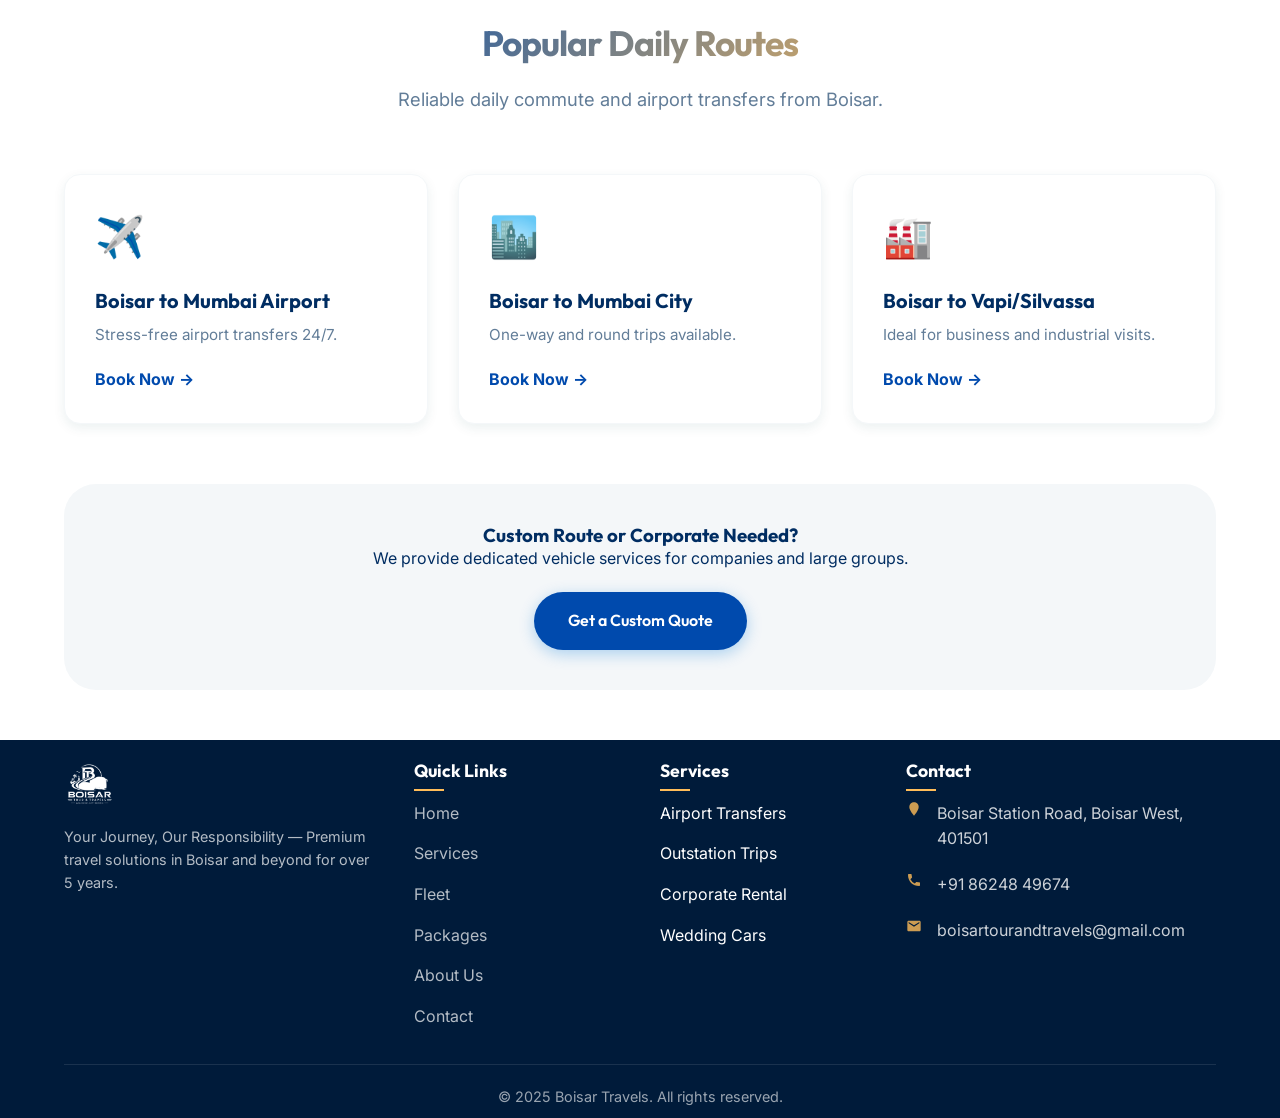
<file: packages.html>
<!DOCTYPE html>
<html lang="en">

<head>
    <meta charset="UTF-8">
    <meta name="viewport" content="width=device-width, initial-scale=1.0">
    <title>Special Packages — Boisar Travels</title>
    <link rel="icon" type="image/png" href="images/bt-logo.png">
    <meta name="description" content="Explore our special curated travel packages including Mumbai Night Drives and Daman Beach Trips from Boisar.">
    <link rel="stylesheet" href="style.css">
</head>

<body>
    <!-- Preloader -->
    <div id="preloader">
        <div class="loader-content">
            <img src="images/bt-logo.png" alt="Boisar Travels" class="loader-logo">
            <div class="loader-line"></div>
        </div>
    </div>
    <header class="header-sub">
        <div class="container nav-container">
            <a href="index.html" class="logo"><img src="images/bt-logo.png" alt="Boisar Travels Logo"></a>
            <ul class="nav-links">
                <li><a href="index.html">Home</a></li>
                <li><a href="services.html">Services</a></li>
                <li><a href="fleet.html">Fleet</a></li>
                <li><a href="packages.html" class="active">Packages</a></li>
                <li><a href="about.html">About Us</a></li>
                <li><a href="contact.html">Contact</a></li>
            </ul>
            <div class="nav-right">
                <a href="https://wa.me/918624849674?text=Hi%20Boisar%20Travels!%20I%20would%20like%20to%20enquire%20about%20your%20Special%20Packages." class="btn btn-accent">Book Now</a>
                <div class="hamburger"><div></div><div></div><div></div></div>
            </div>
        </div>
    </header>

    <section class="hero hero-sub">
        <div class="container hero-inner" style="justify-content: center; text-align: center;">
            <div class="hero-text reveal">
                <h1>Special <span>Packages</span></h1>
                <p>Curated experiences designed for comfort, luxury, and unforgettable memories.</p>
            </div>
        </div>
    </section>

    <section class="section">
        <div class="container">

            <div class="packages-grid">
                <!-- Mumbai Night Drive -->
                <div class="package-card reveal">
                    <div class="package-img">
                        <img src="images/Creative For Boisar Tour and Travels.png" alt="Mumbai Night Drive">
                        <div class="package-tag">Romantic Night</div>
                    </div>
                    <div class="package-content">
                        <h2>Boisar to Mumbai Night Drive Package</h2>
                        <div class="package-section">
                            <h4>Package Overview</h4>
                            <p>Experience a romantic night drive from Boisar to Mumbai with private car comfort and iconic city views.</p>
                        </div>
                        <div class="package-info-grid">
                            <div class="package-info-col">
                                <h4>What's Included</h4>
                                <ul>
                                    <li>Private Car Pickup and Drop</li>
                                    <li>Bandra Worli Sea Link Drive</li>
                                    <li>Marine Drive Visit</li>
                                    <li>Couple Friendly Ride Experience</li>
                                    <li>Night City View Experience</li>
                                </ul>
                            </div>
                            <div class="package-info-col">
                                <h4>Ideal For</h4>
                                <ul>
                                    <li>Couples</li>
                                    <li>Friends</li>
                                    <li>Weekend Night Out</li>
                                    <li>Special Occasions</li>
                                </ul>
                            </div>
                        </div>
                        <div class="package-footer">
                            <div class="package-meta">
                                <span>📍 Ostwal Empire, Boisar</span>
                            </div>
                            <a href="https://wa.me/918624849674?text=Hi%20Boisar%20Travels!%20I%20want%20to%20book%20the%20Mumbai%20Night%20Drive%20Package." class="btn btn-primary" style="width:100%; justify-content:center;">Book Your Night Drive Now</a>
                        </div>
                    </div>
                </div>

                <!-- Daman Beach Trip -->
                <div class="package-card reveal">
                    <div class="package-img">
                        <img src="images/Boisar to Daman.png" alt="Daman Beach Trip">
                        <div class="package-tag">Weekend Getaway</div>
                    </div>
                    <div class="package-content">
                        <h2>Daman Beach Trip From Boisar</h2>
                        <div class="package-section">
                            <h4>Package Overview</h4>
                            <p>Perfect weekend beach getaway from Boisar to Daman with relaxing beach vibes and full day fun.</p>
                        </div>
                        <div class="package-section">
                            <h4>Beaches Covered</h4>
                            <p>• Jampore Beach &nbsp; • Devka Beach</p>
                        </div>
                        <div class="package-info-grid">
                            <div class="package-info-col">
                                <h4>What's Included</h4>
                                <ul>
                                    <li>Comfortable Travel</li>
                                    <li>Full Day Trip</li>
                                    <li>Beach Sightseeing</li>
                                    <li>Photo Stops</li>
                                    <li>Relaxing Weekend Experience</li>
                                </ul>
                            </div>
                            <div class="package-info-col">
                                <h4>Ideal For</h4>
                                <ul>
                                    <li>Friends</li>
                                    <li>Couples</li>
                                    <li>Family Trip</li>
                                    <li>Weekend Escape</li>
                                </ul>
                            </div>
                        </div>
                        <div class="package-footer">
                            <div class="package-meta">
                                <span>📍 Ostwal Empire, Boisar</span>
                            </div>
                            <a href="https://wa.me/918624849674?text=Hi%20Boisar%20Travels!%20I%20want%20to%20book%20the%20Daman%20Beach%20Trip%20Package." class="btn btn-primary" style="width:100%; justify-content:center;">Book Your Beach Trip Now</a>
                        </div>
                    </div>
                </div>
            </div>

            <!-- DAILY TRIPS CONTENT INTEGRATED -->
            <div class="section-header reveal" style="margin-top: 80px;">
                <h2>Popular <span>Daily Routes</span></h2>
                <p>Reliable daily commute and airport transfers from Boisar.</p>
            </div>
            
            <div class="daily-routes-grid reveal">
                <div class="route-mini-card">
                    <div class="route-icon">✈️</div>
                    <h4>Boisar to Mumbai Airport</h4>
                    <p>Stress-free airport transfers 24/7.</p>
                    <a href="https://wa.me/918624849674?text=Hi%20Boisar%20Travels!%20I%20want%20to%20book%20a%20cab%20from%20Boisar%20to%20Mumbai%20Airport." class="btn-text">Book Now →</a>
                </div>
                <div class="route-mini-card">
                    <div class="route-icon">🏙️</div>
                    <h4>Boisar to Mumbai City</h4>
                    <p>One-way and round trips available.</p>
                    <a href="https://wa.me/918624849674?text=Hi%20Boisar%20Travels!%20I%20want%20to%20book%20a%20cab%20from%20Boisar%20to%20Mumbai%20City." class="btn-text">Book Now →</a>
                </div>
                <div class="route-mini-card">
                    <div class="route-icon">🏭</div>
                    <h4>Boisar to Vapi/Silvassa</h4>
                    <p>Ideal for business and industrial visits.</p>
                    <a href="https://wa.me/918624849674?text=Hi%20Boisar%20Travels!%20I%20want%20to%20book%20a%20cab%20from%20Boisar%20to%20Vapi." class="btn-text">Book Now →</a>
                </div>
            </div>

            <div style="margin-top:60px; text-align:center; background: var(--bg-light); padding: 40px; border-radius: var(--radius-lg);" class="reveal">
                <h3>Custom Route or Corporate Needed?</h3>
                <p>We provide dedicated vehicle services for companies and large groups.</p>
                <a href="contact.html" class="btn btn-primary" style="margin-top:20px;">Get a Custom Quote</a>
            </div>
        </div>
    </section>

    <footer>
        <div class="container">
            <div class="footer-grid">
                <div class="footer-brand">
                    <div class="logo" style="margin-bottom:15px;"><img src="images/bt-logo.png" alt="Boisar Travels" style="height:50px; width:auto; filter:brightness(0) invert(1);"></div>
                    <p>Your Journey, Our Responsibility — Premium travel solutions in Boisar and beyond for over 5 years.</p>
                </div>
                <div class="footer-col">
                    <h4>Quick Links</h4>
                    <ul>
                        <li><a href="index.html">Home</a></li>
                        <li><a href="services.html">Services</a></li>
                        <li><a href="fleet.html">Fleet</a></li>
                        <li><a href="packages.html">Packages</a></li>
                        <li><a href="about.html">About Us</a></li>
                        <li><a href="contact.html">Contact</a></li>
                    </ul>
                </div>
                <div class="footer-col">
                    <h4>Services</h4>
                    <ul>
                        <li>Airport Transfers</li>
                        <li>Outstation Trips</li>
                        <li>Corporate Rental</li>
                        <li>Wedding Cars</li>
                    </ul>
                </div>
                <div class="footer-col">
                    <h4>Contact</h4>
                    <div class="footer-contact-item"><svg width="16" height="16" viewBox="0 0 24 24" fill="currentColor"><path d="M12 2C8.13 2 5 5.13 5 9c0 5.25 7 13 7 13s7-7.75 7-13c0-3.87-3.13-7-7-7z"/></svg>Boisar Station Road, Boisar West, 401501</div>
                    <div class="footer-contact-item"><svg width="16" height="16" viewBox="0 0 24 24" fill="currentColor"><path d="M6.62 10.79a15.05 15.05 0 006.59 6.59l2.2-2.2a1 1 0 011.01-.24c1.12.37 2.33.57 3.57.57.55 0 1 .45 1 1V20c0 .55-.45 1-1 1C10.07 21 3 13.93 3 4c0-.55.45-1 1-1h3.5c.55 0 1 .45 1 1 0 1.25.2 2.45.57 3.57.1.31.03.66-.25 1.02l-2.2 2.2z"/></svg>+91 86248 49674</div>
                    <div class="footer-contact-item"><svg width="16" height="16" viewBox="0 0 24 24" fill="currentColor"><path d="M20 4H4c-1.1 0-2 .9-2 2v12c0 1.1.9 2 2 2h16c1.1 0 2-.9 2-2V6c0-1.1-.9-2-2-2zm0 4l-8 5-8-5V6l8 5 8-5v2z"/></svg>boisartourandtravels@gmail.com</div>
                </div>
            </div>
            <div class="footer-bottom"><p>© 2025 Boisar Travels. All rights reserved.</p></div>
        </div>
    </footer>

    <script src="main.js"></script>
</body>

</html>
</file>
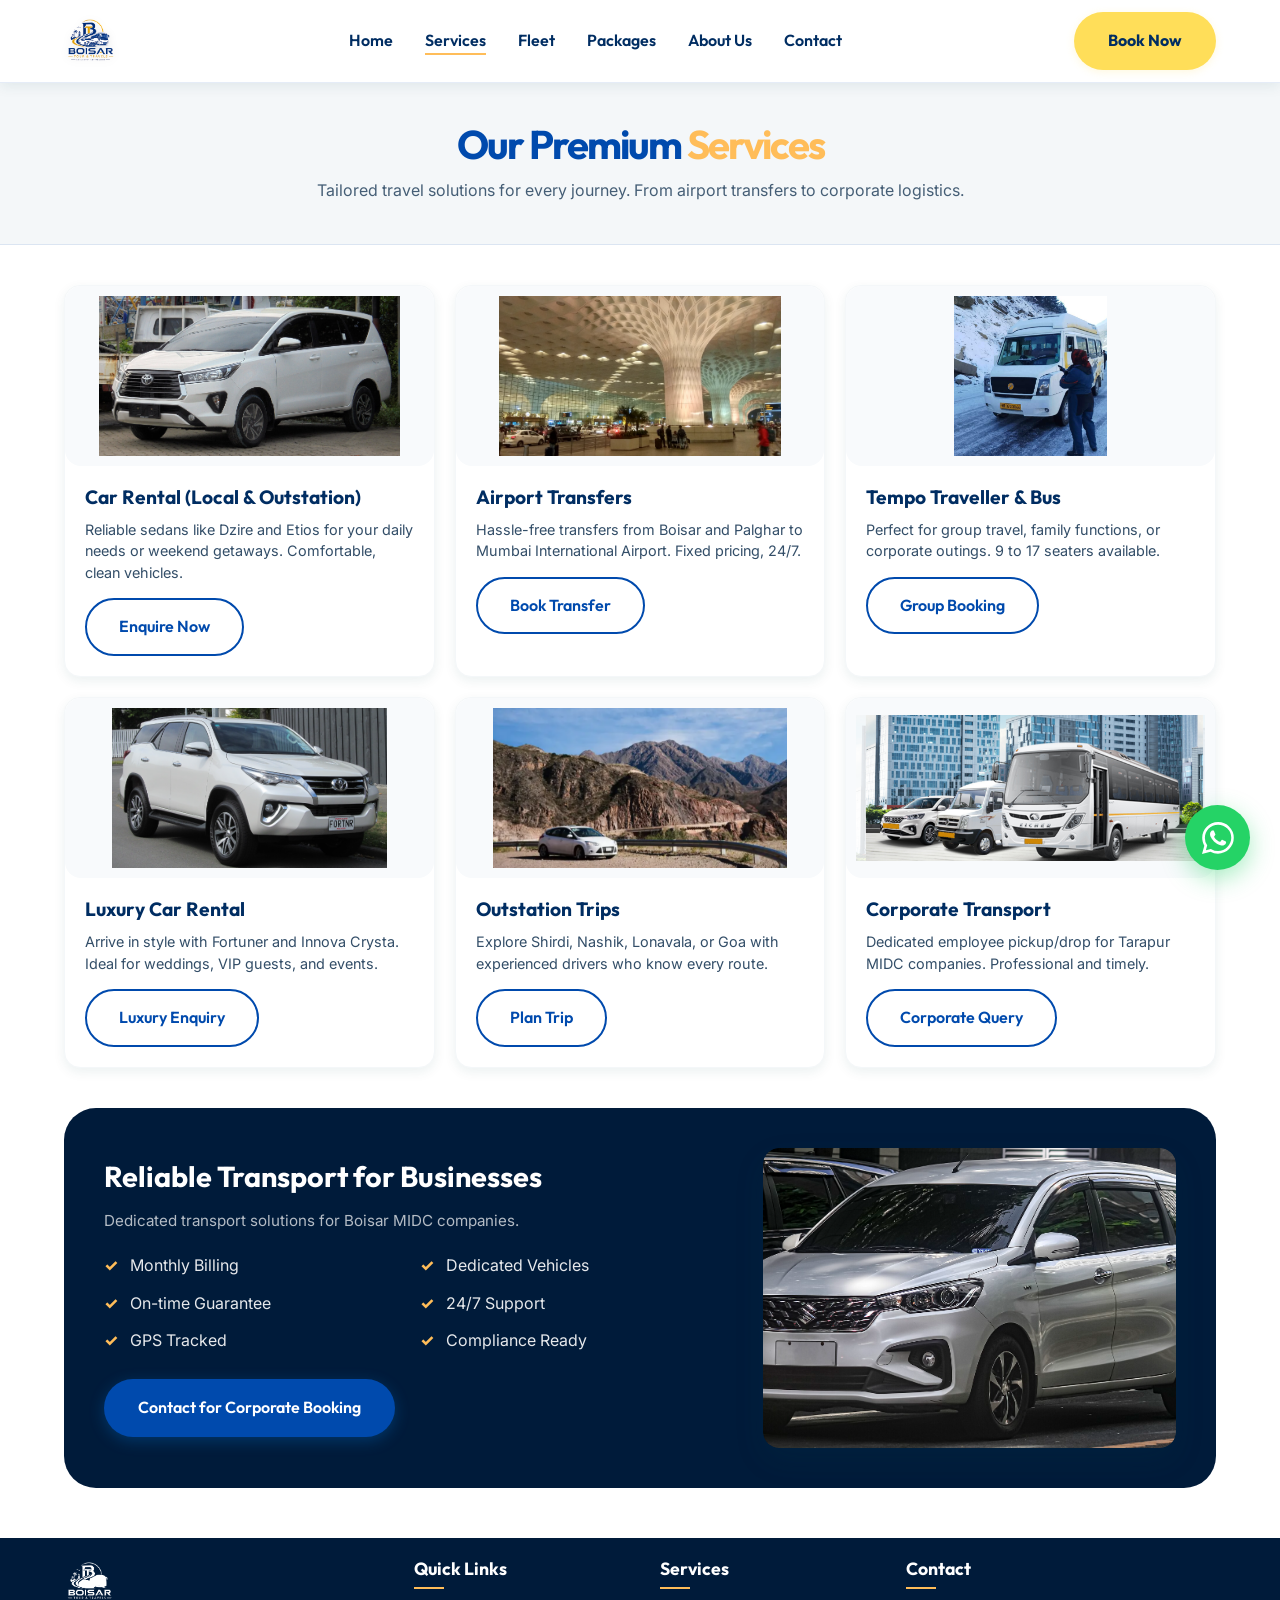
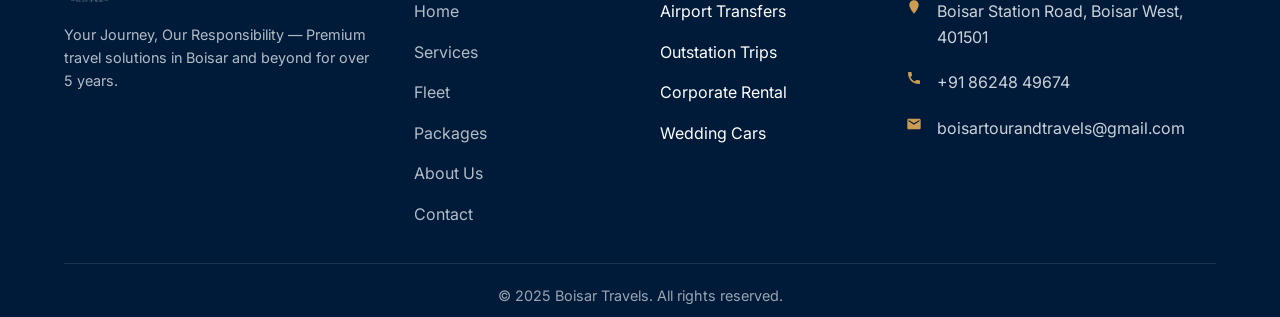
<file: services.html>
<!DOCTYPE html>
<html lang="en">

<head>
    <meta charset="UTF-8">
    <meta name="viewport" content="width=device-width, initial-scale=1.0">
    <title>Our Services — Boisar Travels</title>
    <link rel="icon" type="image/png" href="images/bt-logo.png">
    <meta name="description"
        content="Car rental, airport transfer, tempo traveller, luxury car and corporate transport services in Boisar, Palghar.">
    <link rel="stylesheet" href="style.css">
</head>

<body>
    <!-- Preloader -->
    <div id="preloader">
        <div class="loader-content">
            <img src="images/bt-logo.png" alt="Boisar Travels" class="loader-logo">
            <div class="loader-line"></div>
        </div>
    </div>
    <header class="header-sub">
        <div class="container nav-container">
            <a href="index.html" class="logo"><img src="images/bt-logo.png" alt="Boisar Travels Logo"></a>
            <ul class="nav-links">
                <li><a href="index.html">Home</a></li>
                <li><a href="services.html" class="active">Services</a></li>
                <li><a href="fleet.html">Fleet</a></li>
                <li><a href="packages.html">Packages</a></li>
                <li><a href="about.html">About Us</a></li>
                <li><a href="contact.html">Contact</a></li>
            </ul>
            <div class="nav-right">
                <a href="https://wa.me/918624849674?text=Hi%2C%20I%20want%20to%20book%20a%20cab" class="btn btn-accent">Book Now</a>
                <div class="hamburger"><div></div><div></div><div></div></div>
            </div>
        </div>
    </header>

    <section class="hero hero-sub">
        <div class="container hero-inner" style="justify-content: center; text-align: center;">
            <div class="hero-text reveal">
                <h1>Our Premium <span>Services</span></h1>
                <p>Tailored travel solutions for every journey. From airport transfers to corporate logistics.</p>
            </div>
        </div>
    </section>

    <section class="section">
        <div class="container">
            <div class="svc-grid">
                <div class="svc-card reveal"><img src="images/car-rental.png" alt="Sedan car rental" loading="lazy">
                    <div class="svc-body">
                        <h3>Car Rental (Local & Outstation)</h3>
                        <p>Reliable sedans like Dzire and Etios for your daily needs or weekend getaways. Comfortable,
                            clean vehicles.</p><a
                            href="https://wa.me/918624849674?text=Hi%2C%20I%20want%20to%20enquire%20about%20Car%20Rental"
                            class="btn btn-outline">Enquire Now</a>
                    </div>
                </div>
                <div class="svc-card reveal"><img src="images/airport.png" alt="Airport terminal transfer"
                        loading="lazy">
                    <div class="svc-body">
                        <h3>Airport Transfers</h3>
                        <p>Hassle-free transfers from Boisar and Palghar to Mumbai International Airport. Fixed pricing,
                            24/7.</p><a href="https://wa.me/918624849674?text=Hi%2C%20I%20want%20to%20book%20Airport%20Transfer"
                            class="btn btn-outline">Book Transfer</a>
                    </div>
                </div>
                <div class="svc-card reveal"><img src="images/tempo-bus.png" alt="Bus tempo traveller" loading="lazy">
                    <div class="svc-body">
                        <h3>Tempo Traveller & Bus</h3>
                        <p>Perfect for group travel, family functions, or corporate outings. 9 to 17 seaters available.
                        </p><a href="https://wa.me/918624849674?text=Hi%2C%20I%20want%20to%20enquire%20about%20Tempo%20Traveller%20/%20Bus"
                            class="btn btn-outline">Group Booking</a>
                    </div>
                </div>
                <div class="svc-card reveal"><img src="images/luxury-car.png" alt="Luxury SUV rental" loading="lazy">
                    <div class="svc-body">
                        <h3>Luxury Car Rental</h3>
                        <p>Arrive in style with Fortuner and Innova Crysta. Ideal for weddings, VIP guests, and events.
                        </p><a href="https://wa.me/918624849674?text=Hi%2C%20I%20want%20to%20book%20a%20Luxury%20Car"
                            class="btn btn-outline">Luxury Enquiry</a>
                    </div>
                </div>
                <div class="svc-card reveal"><img src="images/outstation.png" alt="Outstation road trip" loading="lazy">
                    <div class="svc-body">
                        <h3>Outstation Trips</h3>
                        <p>Explore Shirdi, Nashik, Lonavala, or Goa with experienced drivers who know every route.</p><a
                            href="https://wa.me/918624849674?text=Hi%2C%20I%20want%20to%20book%20an%20Outstation%20Trip"
                            class="btn btn-outline">Plan Trip</a>
                    </div>
                </div>
                <div class="svc-card reveal"><img src="images/corporate.png" alt="Corporate transport" loading="lazy">
                    <div class="svc-body">
                        <h3>Corporate Transport</h3>
                        <p>Dedicated employee pickup/drop for Tarapur MIDC companies. Professional and timely.</p><a
                            href="https://wa.me/918624849674?text=Hi%2C%20I%20want%20to%20enquire%20about%20Corporate%20Transport"
                            class="btn btn-outline">Corporate Query</a>
                    </div>
                </div>
            </div>

            <div class="corp-section reveal">
                <div class="corp-text">
                    <h2>Reliable Transport for Businesses</h2>
                    <p>Dedicated transport solutions for Boisar MIDC companies.</p>
                    <ul class="corp-list">
                        <li>Monthly Billing</li>
                        <li>Dedicated Vehicles</li>
                        <li>On-time Guarantee</li>
                        <li>24/7 Support</li>
                        <li>GPS Tracked</li>
                        <li>Compliance Ready</li>
                    </ul>
                    <a href="https://wa.me/918624849674?text=Hi%2C%20I%20want%20to%20enquire%20about%20Corporate%20Tie-up"
                        class="btn btn-primary">Contact for Corporate Booking</a>
                </div>
                <div class="corp-img"><img src="images/premium-service.png" alt="Corporate office building"
                        loading="lazy"></div>
            </div>
        </div>
    </section>

    <footer>
        <div class="container">
            <div class="footer-grid">
                <div class="footer-brand">
                    <div class="logo" style="margin-bottom:15px;"><img src="images/bt-logo.png" alt="Boisar Travels" style="height:50px; width:auto; filter:brightness(0) invert(1);"></div>
                    <p>Your Journey, Our Responsibility — Premium travel solutions in Boisar and beyond for over 5 years.</p>
                </div>
                <div class="footer-col">
                    <h4>Quick Links</h4>
                                        <ul>
                        <li><a href="index.html">Home</a></li>
                        <li><a href="services.html">Services</a></li>
                        <li><a href="fleet.html">Fleet</a></li>
                        <li><a href="packages.html">Packages</a></li>
                        <li><a href="about.html">About Us</a></li>
                        <li><a href="contact.html">Contact</a></li>
                    </ul>
                </div>
                <div class="footer-col">
                    <h4>Services</h4>
                    <ul>
                        <li>Airport Transfers</li>
                        <li>Outstation Trips</li>
                        <li>Corporate Rental</li>
                        <li>Wedding Cars</li>
                    </ul>
                </div>
                <div class="footer-col">
                    <h4>Contact</h4>
                    <div class="footer-contact-item"><svg width="16" height="16" viewBox="0 0 24 24" fill="currentColor"><path d="M12 2C8.13 2 5 5.13 5 9c0 5.25 7 13 7 13s7-7.75 7-13c0-3.87-3.13-7-7-7z"/></svg>Boisar Station Road, Boisar West, 401501</div>
                    <div class="footer-contact-item"><svg width="16" height="16" viewBox="0 0 24 24" fill="currentColor"><path d="M6.62 10.79a15.05 15.05 0 006.59 6.59l2.2-2.2a1 1 0 011.01-.24c1.12.37 2.33.57 3.57.57.55 0 1 .45 1 1V20c0 .55-.45 1-1 1C10.07 21 3 13.93 3 4c0-.55.45-1 1-1h3.5c.55 0 1 .45 1 1 0 1.25.2 2.45.57 3.57.1.31.03.66-.25 1.02l-2.2 2.2z"/></svg>+91 86248 49674</div>
                    <div class="footer-contact-item"><svg width="16" height="16" viewBox="0 0 24 24" fill="currentColor"><path d="M20 4H4c-1.1 0-2 .9-2 2v12c0 1.1.9 2 2 2h16c1.1 0 2-.9 2-2V6c0-1.1-.9-2-2-2zm0 4l-8 5-8-5V6l8 5 8-5v2z"/></svg>boisartourandtravels@gmail.com</div>
                </div>
            </div>
            <div class="footer-bottom"><p>© 2025 Boisar Travels. All rights reserved.</p></div>
        </div>
    </footer>
    <a href="https://wa.me/918624849674?text=Hi%2C%20I%20want%20to%20book%20a%20cab" class="whatsapp-float"><svg
            viewBox="0 0 24 24" width="32" height="32" fill="currentColor">
            <path
                d="M17.472 14.382c-.297-.149-1.758-.867-2.03-.967-.273-.099-.471-.148-.67.15-.197.297-.767.966-.94 1.164-.173.199-.347.223-.644.075-.297-.15-1.255-.463-2.39-1.475-.883-.788-1.48-1.761-1.653-2.059-.173-.297-.018-.458.13-.606.134-.133.298-.347.446-.52.149-.174.198-.298.298-.497.099-.198.05-.371-.025-.52-.075-.149-.669-1.612-.916-2.207-.242-.579-.487-.5-.669-.51-.173-.008-.371-.01-.57-.01-.198 0-.52.074-.792.372-.272.297-1.04 1.016-1.04 2.479 0 1.462 1.065 2.875 1.213 3.074.149.198 2.096 3.2 5.077 4.487.709.306 1.262.489 1.694.625.712.227 1.36.195 1.871.118.571-.085 1.758-.719 2.006-1.413.248-.694.248-1.289.173-1.413-.074-.124-.272-.198-.57-.347m-5.421 7.403h-.004a9.87 9.87 0 01-5.031-1.378l-.361-.214-3.741.982.998-3.648-.235-.374a9.86 9.86 0 01-1.51-5.26c.001-5.45 4.436-9.884 9.888-9.884 2.64 0 5.122 1.03 6.988 2.898a9.825 9.825 0 012.893 6.994c-.003 5.45-4.438 9.884-9.885 9.884m8.413-18.297A11.815 11.815 0 0012.05 0C5.495 0 .16 5.335.157 11.892c0 2.096.547 4.142 1.588 5.945L0 24l6.335-1.662c1.72.94 3.659 1.437 5.63 1.438h.005c6.554 0 11.89-5.335 11.893-11.893a11.821 11.821 0 00-3.48-8.413z" />
        </svg></a>
    <script src="main.js"></script>
</body>

</html>
</file>
<file: style.css>
@import url('https://fonts.googleapis.com/css2?family=Outfit:wght@300;400;500;600;700;800&family=Inter:wght@400;500;600&display=swap');

/* ===== CSS VARIABLES - LOGO MATCHED THEME (BLUE & GOLD) ===== */
:root {
    /* Colors */
    --primary: #004aad; /* Royal Blue from logo */
    --primary-dark: #003680;
    --secondary: #002d62; /* Deep Navy */
    --accent: #ffde59; /* Gold/Yellow from logo */
    --accent-teal: #ffbd59; /* Warmer Gold */
    
    --dark: #002d62;
    --darker: #001b3a;
    --text-main: #002d62;
    --text-body: #334e68;
    --text-light: #627d98;
    
    --white: #ffffff;
    --bg-light: #f4f7f9;
    --bg-glass: rgba(255, 255, 255, 0.85);
    
    /* Functional Colors */
    --success: #27ae60;
    --warning: #f1c40f;
    --error: #e74c3c;
    
    /* Design Tokens */
    --shadow-sm: 0 4px 12px rgba(5, 71, 82, 0.08);
    --shadow-md: 0 12px 30px rgba(5, 71, 82, 0.12);
    --shadow-lg: 0 20px 60px rgba(5, 71, 82, 0.18);
    --shadow-glass: 0 8px 32px 0 rgba(31, 38, 135, 0.15);
    
    --radius-sm: 10px;
    --radius-md: 16px;
    --radius-lg: 32px;
    --radius-pill: 100px;
    
    --transition: all 0.4s cubic-bezier(0.165, 0.84, 0.44, 1);
    --container: 1200px;
    
    --gradient-premium: linear-gradient(135deg, var(--primary), var(--accent-teal));
    --gradient-dark: linear-gradient(135deg, var(--darker), var(--dark));
}

/* ===== RESET & BASE ===== */
*, *::before, *::after {
    margin: 0;
    padding: 0;
    box-sizing: border-box;
}

html {
    scroll-behavior: smooth;
    overflow-x: hidden;
}

body {
    font-family: 'Inter', sans-serif;
    color: var(--text-main);
    background: var(--white);
    line-height: 1.6;
    overflow-x: hidden;
    -webkit-font-smoothing: antialiased;
}

/* ===== PRELOADER ===== */
#preloader {
    position: fixed;
    top: 0;
    left: 0;
    width: 100%;
    height: 100%;
    background: var(--white);
    display: flex;
    justify-content: center;
    align-items: center;
    z-index: 99999;
    transition: opacity 0.6s cubic-bezier(0.4, 0, 0.2, 1), visibility 0.6s cubic-bezier(0.4, 0, 0.2, 1);
}

#preloader.fade-out {
    opacity: 0;
    visibility: hidden;
    pointer-events: none;
}

.loader-content {
    text-align: center;
    display: flex;
    flex-direction: column;
    align-items: center;
    gap: 24px;
}

.loader-logo {
    width: 140px;
    height: auto;
    animation: pulse 2s infinite ease-in-out;
}

.loader-line {
    width: 140px;
    height: 4px;
    background: var(--bg-light);
    position: relative;
    overflow: hidden;
    border-radius: var(--radius-pill);
}

.loader-line::after {
    content: '';
    position: absolute;
    left: -100%;
    width: 100%;
    height: 100%;
    background: var(--primary);
    animation: loading 1.5s infinite cubic-bezier(0.4, 0, 0.2, 1);
}

@keyframes pulse {
    0% { transform: scale(1); opacity: 0.9; }
    50% { transform: scale(1.08); opacity: 1; }
    100% { transform: scale(1); opacity: 0.9; }
}

@keyframes loading {
    0% { left: -100%; }
    50% { left: 0%; }
    100% { left: 100%; }
}

img {
    max-width: 100%;
    height: auto;
    display: block;
}

h1, h2, h3, h4, h5, h6 {
    font-family: 'Outfit', sans-serif;
    font-weight: 700;
    line-height: 1.2;
}

a {
    text-decoration: none;
    color: inherit;
    transition: var(--transition);
}

ul { list-style: none; }
img { max-width: 100%; display: block; border-radius: inherit; }

/* ===== UTILITIES ===== */
.container {
    max-width: var(--container);
    margin: 0 auto;
    padding: 0 24px;
}

.section {
    padding: 40px 0;
}

.section-light {
    background: var(--bg-light);
}

.section-header {
    text-align: center;
    margin-bottom: 60px;
    max-width: 700px;
    margin-left: auto;
    margin-right: auto;
}

.section-header h2 {
    font-size: 2.2rem;
    margin-bottom: 20px;
    letter-spacing: -1px;
    background: var(--gradient-premium);
    -webkit-background-clip: text;
    -webkit-text-fill-color: transparent;
}

.section-header p {
    font-size: 1.15rem;
    color: var(--text-light);
}

.glass {
    background: var(--bg-glass);
    border: 1px solid rgba(255, 255, 255, 0.3);
    box-shadow: var(--shadow-glass);
}

/* ===== BUTTONS ===== */
.btn {
    display: inline-flex;
    align-items: center;
    justify-content: center;
    gap: 10px;
    padding: 14px 32px;
    border-radius: var(--radius-pill);
    font-family: 'Outfit', sans-serif;
    font-weight: 600;
    font-size: 1rem;
    cursor: pointer;
    border: 2px solid transparent;
    transition: var(--transition);
    position: relative;
    overflow: hidden;
    z-index: 1;
}

.btn-primary {
    background: var(--primary);
    color: var(--white);
    box-shadow: 0 4px 15px rgba(0, 118, 215, 0.3);
}

.btn-primary:hover {
    background: var(--primary-dark);
    transform: translateY(-2px);
    box-shadow: 0 4px 12px rgba(0, 74, 173, 0.2);
}

.btn-accent {
    background: var(--accent);
    color: var(--dark);
    font-weight: 700;
    box-shadow: 0 2px 8px rgba(255, 222, 89, 0.2);
}

.btn-accent:hover {
    filter: brightness(1.05);
    transform: translateY(-2px);
    box-shadow: 0 5px 15px rgba(255, 222, 89, 0.3);
}

.btn-outline {
    background: transparent;
    border-color: var(--primary);
    color: var(--primary);
}

.btn-outline:hover {
    background: var(--primary);
    color: var(--white);
    transform: translateY(-3px);
}

.btn-dark {
    background: var(--dark);
    color: var(--white);
}

.btn-dark:hover {
    background: var(--darker);
    transform: translateY(-3px);
}

/* ===== NAVBAR ===== */
header {
    position: fixed;
    top: 0;
    left: 0;
    width: 100%;
    z-index: 1000;
    background: transparent;
    padding: 20px 0;
    transition: var(--transition);
}

header.scrolled, header.header-sub {
    background: var(--white);
    padding: 12px 0;
    box-shadow: var(--shadow-sm);
    border-bottom: 1px solid rgba(0, 74, 173, 0.1);
}

.nav-container {
    display: flex;
    justify-content: space-between;
    align-items: center;
}

.logo img {
    height: 60px;
    width: auto;
    filter: drop-shadow(0 2px 4px rgba(0,0,0,0.1));
    transition: var(--transition);
}

header.scrolled .logo img, header.header-sub .logo img {
    height: 52px;
}

.nav-links {
    display: flex;
    gap: 32px;
}

.nav-links a {
    font-weight: 600;
    color: var(--white);
    font-family: 'Outfit', sans-serif;
    font-size: 1rem;
    position: relative;
    text-shadow: 0 1px 3px rgba(5, 71, 82, 0.3);
}

header.scrolled .nav-links a, header.header-sub .nav-links a {
    color: var(--dark);
    text-shadow: none;
}

.nav-links a::after {
    content: '';
    position: absolute;
    bottom: -5px;
    left: 0;
    width: 0;
    height: 2px;
    background: var(--accent-teal);
    transition: var(--transition);
}

.nav-links a:hover::after,
.nav-links a.active::after {
    width: 100%;
}

.nav-right {
    display: flex;
    align-items: center;
    gap: 20px;
}

.hamburger {
    display: none;
    cursor: pointer;
}

.hamburger div {
    width: 28px;
    height: 3px;
    background: var(--white);
    margin: 5px;
    transition: var(--transition);
    border-radius: 3px;
}

header.scrolled .hamburger div {
    background: var(--dark);
}

.hamburger.toggle .line1, .hamburger.toggle div:nth-child(1) {
    transform: rotate(-45deg) translate(-5px, 6px);
}
.hamburger.toggle .line2, .hamburger.toggle div:nth-child(2) {
    opacity: 0;
}
.hamburger.toggle .line3, .hamburger.toggle div:nth-child(3) {
    transform: rotate(45deg) translate(-5px, -6px);
}

/* ===== PAGE SPECIFIC STYLES ===== */

/* Trip Detail Cards (Daily Trips Page) */
.trip-grid {
    display: grid;
    grid-template-columns: repeat(auto-fit, minmax(300px, 1fr));
    gap: 30px;
    margin-top: 30px;
}

.trip-detail-card {
    background: var(--white);
    border-radius: var(--radius-lg);
    border: 1px solid var(--bg-light);
    overflow: hidden;
    box-shadow: var(--shadow-md);
    transition: var(--transition);
    display: flex;
    flex-direction: column;
}

.trip-detail-card:hover {
    transform: translateY(-8px);
    box-shadow: var(--shadow-lg);
}

.trip-img {
    width: 100%;
    height: 250px;
    object-fit: contain;
    background: var(--bg-light);
    padding: 15px;
}

.trip-content {
    padding: 20px;
    text-align: center;
}

.trip-content h2 {
    color: var(--dark);
    margin-bottom: 20px;
    font-size: 2rem;
}

/* Corporate Section (Services Page) */
.corp-section {
    background: var(--darker);
    color: var(--white);
    border-radius: var(--radius-lg);
    padding: 40px;
    margin-top: 40px;
    display: flex;
    gap: 40px;
    align-items: center;
    flex-wrap: wrap;
}

.corp-text {
    flex: 1.5;
    min-width: 300px;
}

.corp-text h2 {
    font-size: 1.8rem;
    margin-bottom: 15px;
    color: var(--white);
}

.corp-text p {
    color: rgba(255, 255, 255, 0.7);
    margin-bottom: 20px;
    font-size: 0.95rem;
}

.corp-list {
    display: grid;
    grid-template-columns: repeat(2, 1fr);
    gap: 12px;
    margin-bottom: 25px;
}

.corp-list li {
    display: flex;
    align-items: center;
    gap: 12px;
    font-size: 1rem;
    color: rgba(255, 255, 255, 0.9);
}

.corp-list li::before {
    content: '✓';
    color: var(--accent-teal);
    font-weight: 800;
}

.corp-img {
    flex: 1;
    min-width: 280px;
    border-radius: var(--radius-md);
    overflow: hidden;
    height: 300px;
    box-shadow: var(--shadow-md);
}

.corp-img img {
    width: 100%;
    height: 100%;
    object-fit: cover;
}

@media (max-width: 768px) {
    .trip-grid { grid-template-columns: 1fr; }
    .corp-section { padding: 40px 20px; gap: 30px; }
    .corp-list { grid-template-columns: 1fr; }
    .corp-img { height: 250px; }
}

/* ===== HERO SECTION ===== */
.hero {
    position: relative;
    min-height: 100vh;
    display: flex;
    align-items: center;
    overflow: hidden;
    padding-top: 100px;
}

.hero-slider {
    position: absolute;
    inset: 0;
    z-index: -1;
}

.slide {
    position: absolute;
    inset: 0;
    background-size: cover;
    background-position: center;
    opacity: 0;
    transition: opacity 1.5s ease-in-out;
}

.slide.active { opacity: 1; }

.hero-slider::after {
    content: '';
    position: absolute;
    inset: 0;
    background: linear-gradient(135deg, rgba(0, 27, 58, 0.6), rgba(0, 27, 58, 0.1));
}

.hero-inner {
    display: flex;
    align-items: center;
    gap: 60px;
    width: 100%;
}

.hero-text { flex: 1.2; color: var(--white); }

.hero-text h1 {
    font-size: clamp(2.5rem, 6vw, 4.5rem);
    margin-bottom: 24px;
    letter-spacing: -2px;
}

.hero-text h1 span {
    color: var(--accent-teal);
}

.hero-text p {
    font-size: 1.25rem;
    margin-bottom: 40px;
    opacity: 0.9;
    max-width: 600px;
}

.hero-btns {
    display: flex;
    gap: 20px;
}

/* Compact Hero for Sub-pages */
.hero.hero-sub {
    min-height: 20vh;
    padding-top: 120px;
    padding-bottom: 40px;
    display: flex;
    align-items: center;
    background: var(--bg-light);
    border-bottom: 1px solid rgba(0, 74, 173, 0.1);
}

.hero.hero-sub h1 {
    font-size: clamp(1.8rem, 4vw, 2.5rem);
    margin-bottom: 10px;
    text-align: center;
    color: var(--primary);
}

.hero.hero-sub .hero-text {
    flex: 1;
    text-align: center;
}

.hero.hero-sub p {
    font-size: 1rem;
    margin-bottom: 0;
    text-align: center;
    margin-inline: auto;
    max-width: 800px;
    color: var(--text-body);
}

.hero-visual { flex: 1; display: flex; justify-content: flex-end; }

.hero-card {
    width: 100%;
    max-width: 400px;
    padding: 30px 25px;
    border-radius: var(--radius-lg);
}

.hero-card h3 {
    font-size: 1.4rem;
    margin-bottom: 20px;
    color: var(--dark);
    display: flex;
    align-items: center;
    gap: 10px;
}

.hero-card h3::before {
    content: '';
    width: 5px;
    height: 24px;
    background: var(--accent-teal);
    border-radius: 3px;
}

.search-field {
    width: 100%;
    background: rgba(255, 255, 255, 0.9);
    border: 1px solid rgba(5, 71, 82, 0.1);
    border-radius: var(--radius-md);
    padding: 12px 16px;
    color: var(--dark);
    font-size: 0.95rem;
    margin-bottom: 12px;
    outline: none;
    transition: var(--transition);
    font-family: 'Inter', sans-serif;
}

.search-field:focus {
    background: var(--white);
    border-color: var(--primary);
    box-shadow: 0 0 0 4px rgba(0, 118, 215, 0.1);
}

.search-field::placeholder { color: var(--text-light); }

select.search-field {
    color: var(--dark);
    appearance: none;
    background-image: url("data:image/svg+xml,%3Csvg xmlns='http://www.w3.org/2000/svg' width='16' height='16' fill='%23054752' viewBox='0 0 16 16'%3E%3Cpath d='M7.247 11.14 2.451 5.658C1.885 5.013 2.345 4 3.204 4h9.592a1 1 0 0 1 .753 1.659l-4.796 5.48a1 1 0 0 1-1.506 0z'/%3E%3C/svg%3E");
    background-repeat: no-repeat;
    background-position: right 20px center;
}

select.search-field option { 
    background: var(--white); 
    color: var(--dark);
}

/* ===== TRUST BAR ===== */
.trust-row {
    background: var(--dark);
    padding: 30px 0;
    position: relative;
    z-index: 10;
}

.trust-grid {
    display: flex;
    justify-content: center;
    gap: 40px;
    flex-wrap: wrap;
}

.trust-item {
    display: flex;
    align-items: center;
    gap: 12px;
    color: var(--white);
    font-weight: 600;
}

.trust-icon {
    width: 32px;
    height: 32px;
    background: var(--accent-teal);
    color: var(--dark);
    border-radius: 50%;
    display: flex;
    align-items: center;
    justify-content: center;
    font-size: 1rem;
}

/* ===== SERVICES ===== */
.svc-grid {
    display: grid;
    grid-template-columns: repeat(auto-fit, minmax(280px, 1fr));
    gap: 20px;
}

.svc-card {
    background: var(--white);
    border-radius: var(--radius-md);
    overflow: hidden;
    box-shadow: var(--shadow-sm);
    transition: var(--transition);
    border: 1px solid var(--bg-light);
}

.svc-card:hover {
    transform: translateY(-8px);
    box-shadow: var(--shadow-md);
    border-color: var(--primary);
}

.svc-card img {
    width: 100%;
    height: 180px;
    object-fit: contain;
    background: #f8fafc;
    padding: 10px;
}

.svc-body {
    padding: 20px;
}

.svc-body h3 {
    font-size: 1.2rem;
    margin-bottom: 10px;
    color: var(--dark);
}

.svc-body p {
    color: var(--text-body);
    margin-bottom: 15px;
    font-size: 0.9rem;
    line-height: 1.5;
}

/* ===== WHY CHOOSE US ===== */
.why-grid {
    display: grid;
    grid-template-columns: repeat(4, 1fr);
    gap: 20px;
    text-align: center;
}

@media (max-width: 991px) {
    .why-grid { grid-template-columns: 1fr 1fr; }
}

@media (max-width: 576px) {
    .why-grid { grid-template-columns: 1fr; }
}

.why-item {
    padding: 40px 20px;
    background: var(--white);
    border-radius: var(--radius-md);
    box-shadow: var(--shadow-sm);
    transition: var(--transition);
}

.why-item:hover {
    transform: translateY(-5px);
    box-shadow: var(--shadow-md);
}

.why-num {
    width: 60px;
    height: 60px;
    background: var(--gradient-premium);
    color: var(--white);
    border-radius: 50%;
    display: flex;
    align-items: center;
    justify-content: center;
    font-size: 1.5rem;
    font-weight: 800;
    margin: 0 auto 24px;
}

.why-item h4 {
    margin-bottom: 12px;
    font-size: 1.2rem;
}

/* ===== ABOUT SECTION ===== */
.about-grid {
    display: grid;
    grid-template-columns: 1fr 1fr;
    gap: 80px;
    align-items: center;
}

.about-text h2 {
    font-size: 3rem;
    margin-bottom: 30px;
}

.about-text p {
    font-size: 1.1rem;
    color: var(--text-body);
    margin-bottom: 24px;
}

.mission-grid {
    display: grid;
    grid-template-columns: 1fr 1fr;
    gap: 30px;
    margin-top: 40px;
}

.about-img {
    border-radius: var(--radius-lg);
    overflow: hidden;
    box-shadow: var(--shadow-lg);
    height: auto;
    aspect-ratio: 4 / 3;
}

.about-img img {
    width: 100%;
    height: 100%;
    object-fit: cover;
}

/* ===== FLEET GALLERY ===== */
.fleet-tabs {
    display: flex;
    justify-content: center;
    gap: 15px;
    margin-bottom: 30px;
    flex-wrap: wrap;
}

.fleet-tab {
    padding: 12px 28px;
    background: var(--bg-light);
    border: 2px solid transparent;
    border-radius: var(--radius-pill);
    cursor: pointer;
    font-weight: 700;
    font-family: 'Outfit', sans-serif;
    transition: var(--transition);
    color: var(--text-light);
}

.fleet-tab.active {
    background: var(--primary);
    color: var(--white);
    box-shadow: 0 4px 12px rgba(0, 118, 215, 0.3);
}

.fleet-category {
    display: none;
    animation: fadeIn 0.5s ease;
}

.fleet-category.active {
    display: grid;
    grid-template-columns: repeat(4, 1fr);
    gap: 20px;
}

@media (max-width: 1200px) {
    .fleet-category.active {
        grid-template-columns: repeat(3, 1fr);
    }
}

@media (max-width: 991px) {
    .fleet-category.active {
        grid-template-columns: repeat(2, 1fr);
    }
}

@media (max-width: 576px) {
    .fleet-category.active {
        grid-template-columns: 1fr;
    }
}

@keyframes fadeIn {
    from { opacity: 0; transform: translateY(10px); }
    to { opacity: 1; transform: translateY(0); }
}

.car-card {
    background: transparent;
    border-radius: var(--radius-md);
    overflow: hidden;
    transition: var(--transition);
    display: flex;
    flex-direction: column;
}

.car-card:hover {
    transform: translateY(-8px);
}

.car-card img {
    width: 100%;
    height: 180px;
    object-fit: contain;
}

.car-info {
    padding: 24px;
    flex: 1;
    display: flex;
    flex-direction: column;
}

.car-info h4 {
    font-size: 1.2rem;
    margin-bottom: 10px;
    color: var(--dark);
}

.car-info p {
    font-size: 0.9rem;
    color: var(--text-light);
    margin-bottom: 20px;
}

/* ===== DAILY TRIPS ===== */
.daily-trip-card {
    background: var(--white);
    border-radius: var(--radius-md);
    overflow: hidden;
    box-shadow: var(--shadow-sm);
}

.trip-img-container {
    position: relative;
    height: 250px;
    background: var(--bg-light);
}

.trip-img-container img {
    width: 100%;
    height: 100%;
    object-fit: contain;
}

.trip-overlay {
    position: absolute;
    inset: 0;
    background: rgba(5, 71, 82, 0.6);
    display: flex;
    align-items: center;
    justify-content: center;
    opacity: 0;
    transition: var(--transition);
    
}

.daily-trip-card:hover .trip-overlay { opacity: 1; }

.daily-trip-body {
    padding: 25px;
    text-align: center;
}

/* ===== TESTIMONIALS ===== */
.test-grid {
    display: grid;
    grid-template-columns: repeat(auto-fit, minmax(300px, 1fr));
    gap: 30px;
}

.test-card {
    background: var(--white);
    padding: 40px;
    border-radius: var(--radius-md);
    box-shadow: var(--shadow-sm);
}

.stars {
    color: #f1c40f;
    margin-bottom: 20px;
    font-size: 1.2rem;
}

.reviewer {
    display: flex;
    align-items: center;
    gap: 15px;
    margin-top: 30px;
}

.reviewer-avatar {
    width: 50px;
    height: 50px;
    background: var(--primary);
    color: var(--white);
    border-radius: 50%;
    display: flex;
    align-items: center;
    justify-content: center;
    font-weight: 700;
}

/* ===== CTA BANNER ===== */
.cta-banner {
    background: var(--gradient-dark);
    border-radius: var(--radius-lg);
    padding: 40px 20px;
    text-align: center;
    color: var(--white);
    position: relative;
    overflow: hidden;
}

.cta-banner::before {
    content: '';
    position: absolute;
    top: -50%;
    left: -50%;
    width: 200%;
    height: 200%;
    background: radial-gradient(circle, rgba(0, 175, 245, 0.1) 0%, transparent 70%);
}

.cta-banner h2 {
    font-size: 3rem;
    margin-bottom: 20px;
}/* ===== CONTACT PAGE & FORM ===== */
.contact-wrap {
    max-width: 900px;
    margin: -40px auto 0;
    position: relative;
    z-index: 10;
}

.contact-card {
    background: var(--white);
    border-radius: var(--radius-lg);
    box-shadow: var(--shadow-lg);
    overflow: hidden;
    padding: 60px;
    border: 1px solid rgba(5, 71, 82, 0.05);
}

.contact-form-body h2 {
    font-size: 2rem;
    margin-bottom: 40px;
    color: var(--dark);
    text-align: center;
}

.form-grid {
    display: grid;
    grid-template-columns: 1fr 1fr;
    gap: 24px;
}

.form-group.full {
    grid-column: span 2;
}

.form-group label {
    display: flex;
    align-items: center;
    gap: 10px;
    margin-bottom: 10px;
    font-weight: 600;
    font-size: 0.9rem;
    color: var(--text-main);
}

.form-group label svg {
    color: var(--primary);
}

.form-group input,
.form-group select,
.form-group textarea {
    width: 100%;
    padding: 16px 20px;
    border-radius: var(--radius-md);
    border: 1px solid rgba(5, 71, 82, 0.1);
    background: var(--bg-light);
    font-family: 'Inter', sans-serif;
    font-size: 1rem;
    color: var(--dark);
    transition: var(--transition);
    outline: none;
}

.form-group input:focus,
.form-group select:focus,
.form-group textarea:focus {
    background: var(--white);
    border-color: var(--primary);
    box-shadow: 0 0 0 4px rgba(0, 118, 215, 0.1);
}

.contact-footer {
    display: flex;
    justify-content: center;
    gap: 30px;
    margin-top: 40px;
    flex-wrap: wrap;
}

.trust-mini {
    display: flex;
    align-items: center;
    gap: 8px;
    font-size: 0.9rem;
    font-weight: 600;
    color: var(--text-light);
}

.trust-mini i {
    color: var(--success);
    font-style: normal;
}

.back-link {
    display: block;
    text-align: center;
    margin-top: 30px;
    color: var(--text-light);
    font-weight: 600;
}

.back-link:hover {
    color: var(--primary);
}

/* ===== FOOTER REFINEMENT ===== */
footer {
    background: var(--darker);
    color: var(--white);
    padding: 20px 0 10px;
    margin-top: 10px;
}

.footer-grid {
    display: grid;
    grid-template-columns: 1.5fr 1fr 1fr 1.5fr;
    gap: 40px;
}

.footer-brand p {
    margin-top: 15px;
    opacity: 0.7;
    font-size: 0.9rem;
    line-height: 1.6;
}

.footer-col h4 {
    font-size: 1.1rem;
    margin-bottom: 20px;
    position: relative;
}

.footer-col h4::after {
    content: '';
    position: absolute;
    bottom: -10px;
    left: 0;
    width: 30px;
    height: 2px;
    background: var(--accent-teal);
}

.footer-col ul li {
    margin-bottom: 15px;
}

.footer-col ul li a {
    opacity: 0.7;
    transition: var(--transition);
}

.footer-col ul li a:hover {
    opacity: 1;
    color: var(--accent-teal);
    padding-left: 5px;
}

.footer-contact-item {
    display: flex;
    gap: 15px;
    margin-bottom: 20px;
    opacity: 0.8;
}

.footer-contact-item svg {
    color: var(--accent-teal);
    flex-shrink: 0;
}

.footer-bottom {
    margin-top: 20px;
    padding-top: 20px;
    border-top: 1px solid rgba(255, 255, 255, 0.1);
    text-align: center;
}

.footer-bottom p {
    opacity: 0.6;
    font-size: 0.9rem;
}

@media (max-width: 991px) {
    .footer-grid {
        grid-template-columns: 1fr 1fr;
        gap: 40px;
    }
    .contact-card {
        padding: 40px 20px;
    }
    .form-grid {
        grid-template-columns: 1fr;
    }
    .form-group.full {
        grid-column: span 1;
    }
}

@media (max-width: 576px) {
    .footer-grid {
        grid-template-columns: 1fr;
    }
    .contact-footer {
        flex-direction: column;
        align-items: center;
        gap: 15px;
    }
}

/* Homepage Contact Section */
.contact-row-horizontal {
    display: grid;
    grid-template-columns: repeat(4, 1fr);
    gap: 15px;
    background: var(--white);
    padding: 25px 15px;
    border-radius: var(--radius-md);
    box-shadow: var(--shadow-sm);
    border: 1px solid rgba(5, 71, 82, 0.05);
}

.contact-row-horizontal .contact-item {
    flex-direction: column;
    text-align: center;
    align-items: center;
    gap: 8px;
}

.contact-row-horizontal .contact-icon {
    width: 40px;
    height: 40px;
    font-size: 1rem;
}

.contact-row-horizontal h4 {
    font-size: 0.95rem;
    margin-bottom: 3px;
}

.contact-row-horizontal p {
    font-size: 0.85rem;
}

@media (max-width: 991px) {
    .contact-row-horizontal {
        grid-template-columns: 1fr 1fr;
        gap: 40px;
    }
}

@media (max-width: 576px) {
    .contact-row-horizontal {
        grid-template-columns: 1fr;
        padding: 30px 20px;
    }
}

.contact-info {
    display: flex;
    flex-direction: column;
    gap: 30px;
}

.contact-item {
    display: flex;
    gap: 20px;
    align-items: flex-start;
}

.contact-icon {
    width: 50px;
    height: 50px;
    background: var(--bg-light);
    color: var(--primary);
    border-radius: 50%;
    display: flex;
    align-items: center;
    justify-content: center;
    font-size: 1.2rem;
    flex-shrink: 0;
}

.contact-item h4 {
    margin-bottom: 5px;
    color: var(--dark);
}

.contact-item p {
    color: var(--text-light);
    font-size: 0.95rem;
}

.map-box {
    border-radius: var(--radius-lg);
    overflow: hidden;
    height: 350px;
    box-shadow: var(--shadow-md);
    border: 1px solid var(--bg-light);
}

/* ===== FLOATING ELEMENTS ===== */
.whatsapp-float {
    position: fixed;
    bottom: 30px;
    right: 30px;
    background: #25D366;
    color: white;
    width: 65px;
    height: 65px;
    border-radius: 50%;
    display: flex;
    align-items: center;
    justify-content: center;
    box-shadow: 0 8px 24px rgba(37, 211, 102, 0.4);
    z-index: 1000;
    transition: var(--transition);
}

.whatsapp-float:hover { transform: scale(1.1) rotate(10deg); }

.scroll-progress-container {
    position: fixed;
    left: 30px;
    bottom: 30px;
    z-index: 1000;
}

.scroll-progress-car {
    width: 100px;
    transition: var(--transition);
    cursor: pointer;
    background: transparent;
}

.scroll-progress-car img {
    width: 100%;
    height: auto;
    object-fit: contain;
    filter: drop-shadow(0 4px 8px rgba(0,0,0,0.1));
}

.scroll-progress-car:hover {
    transform: scale(1.1) translateY(-5px);
}

/* ===== MODAL ===== */
.modal {
    display: none;
    position: fixed;
    inset: 0;
    background: rgba(0, 0, 0, 0.4);
    
    z-index: 2000;
    align-items: center;
    justify-content: center;
    padding: 20px;
}

.modal.active { display: flex; }

.modal-content {
    background: transparent;
    border-radius: var(--radius-lg);
    max-width: 450px;
    width: 100%;
    position: relative;
    overflow: hidden;
    animation: modalSlide 0.5s cubic-bezier(0.34, 1.56, 0.64, 1);
}

.modal-content img {
    width: 100%;
    display: block;
    border-radius: var(--radius-lg);
}

.modal-link {
    display: block;
    width: 100%;
    height: 100%;
    cursor: pointer;
}

.modal-link:hover img {
    filter: brightness(0.95);
    transition: var(--transition);
}

@keyframes modalSlide {
    from { transform: scale(0.8) translateY(40px); opacity: 0; }
    to { transform: scale(1) translateY(0); opacity: 1; }
}

.close-modal {
    position: absolute;
    top: 15px;
    right: 15px;
    width: 40px;
    height: 40px;
    background: rgba(0, 0, 0, 0.2);
    color: var(--white);
    border-radius: 50%;
    display: flex;
    align-items: center;
    justify-content: center;
    cursor: pointer;
    font-size: 1.5rem;
    z-index: 10;
}

/* ===== RESPONSIVE ===== */
@media (max-width: 1024px) {
    .hero-inner { flex-direction: column; text-align: center; }
    .hero-text { flex: none; width: 100%; }
    .hero-visual { width: 100%; justify-content: center; }
    .hero-btns { justify-content: center; }
    .about-grid, .contact-row { grid-template-columns: 1fr; }
    .footer-grid { grid-template-columns: 1fr 1fr; }
}

@media (max-width: 768px) {
    .section { padding: 40px 0; }
    .section-header h2 { font-size: 2rem; }
    
    .nav-links {
        position: fixed;
        top: 0;
        right: -100%;
        width: 75%;
        height: 100vh;
        background: var(--darker);
        flex-direction: column;
        padding: 100px 30px;
        transition: 0.4s cubic-bezier(0.4, 0, 0.2, 1);
        box-shadow: -10px 0 30px rgba(0,0,0,0.3);
    }
    
    .nav-links.active-mobile { right: 0; }
    .nav-links a { font-size: 1.2rem; color: var(--white) !important; }
    .hamburger { display: block; z-index: 1001; }
    
    .footer-grid { grid-template-columns: 1fr; text-align: center; gap: 30px; }
    .footer-brand, .footer-contact-item { justify-content: center; }
    
    .hero.hero-sub { padding-top: 100px; min-height: 150px; }
    .corp-section { padding: 30px 20px; gap: 30px; }
    .corp-img { height: 250px; min-width: 100%; }
}

@media (max-width: 480px) {
    .hero-text h1 { font-size: 2rem; }
    .hero-btns { flex-direction: column; width: 100%; }
    .hero-btns .btn { width: 100%; justify-content: center; }
    .hero-card { padding: 25px 15px; }
    .section-header h2 { font-size: 1.8rem; }
    .svc-grid, .car-grid, .trip-grid { gap: 20px; }
    .whatsapp-float { width: 55px; height: 55px; bottom: 20px; right: 20px; }
    .scroll-progress-container { left: 20px; bottom: 20px; }
    .scroll-progress-car { width: 80px; }
}

/* ===== SPECIAL PACKAGES ===== */
.packages-grid {
    display: grid;
    grid-template-columns: 1fr;
    gap: 40px;
    max-width: 1000px;
    margin: 0 auto;
}

.package-card {
    display: flex;
    background: var(--white);
    border-radius: var(--radius-lg);
    overflow: hidden;
    box-shadow: var(--shadow-md);
    border: 1px solid var(--bg-light);
}

.package-img {
    flex: 1;
    position: relative;
    min-height: 300px;
}

.package-img img {
    width: 100%;
    height: 100%;
    object-fit: cover;
}

.package-tag {
    position: absolute;
    top: 20px;
    left: 20px;
    background: var(--accent);
    color: var(--dark);
    padding: 6px 16px;
    border-radius: 20px;
    font-weight: 700;
    font-size: 0.85rem;
    box-shadow: var(--shadow-sm);
}

.package-content {
    flex: 1.5;
    padding: 40px;
    display: flex;
    flex-direction: column;
    justify-content: center;
}

.package-content h2 {
    color: var(--primary);
    margin-bottom: 20px;
    font-size: 1.8rem;
}

.package-section {
    margin-bottom: 20px;
}

.package-section h4 {
    color: var(--dark);
    margin-bottom: 8px;
    font-size: 1rem;
}

.package-section p {
    color: var(--text-light);
    font-size: 0.95rem;
}

.package-info-grid {
    display: grid;
    grid-template-columns: 1fr 1fr;
    gap: 30px;
    margin-bottom: 30px;
}

.package-info-col h4 {
    color: var(--dark);
    margin-bottom: 12px;
    font-size: 0.95rem;
    text-transform: uppercase;
    letter-spacing: 1px;
}

.package-info-col ul {
    list-style: none;
}

.package-info-col ul li {
    font-size: 0.9rem;
    color: var(--text-light);
    margin-bottom: 8px;
    display: flex;
    align-items: center;
    gap: 8px;
}

.package-info-col ul li::before {
    content: '•';
    color: var(--accent);
    font-weight: bold;
    margin-right: 8px;
}

.package-footer {
    border-top: 1px solid var(--bg-light);
    padding-top: 25px;
    margin-top: auto;
}

.package-meta {
    display: flex;
    gap: 20px;
    margin-bottom: 20px;
    font-size: 0.85rem;
    color: var(--text-light);
}

@media (max-width: 991px) {
    .package-card { flex-direction: column; }
    .package-img { min-height: 250px; }
    .package-content { padding: 30px 20px; }
}

@media (max-width: 576px) {
    .package-info-grid { grid-template-columns: 1fr; gap: 20px; }
}

/* ===== ABOUT PAGE SPECIFIC ===== */
.about-stats-mini {
    display: grid;
    grid-template-columns: 1fr 1fr;
    gap: 20px;
    margin-top: 35px;
}

.stat-box {
    background: var(--white);
    padding: 20px;
    border-radius: var(--radius-md);
    box-shadow: var(--shadow-sm);
    border-left: 4px solid var(--primary);
    transition: var(--transition);
}

.stat-box:hover { transform: translateY(-5px); box-shadow: var(--shadow-md); }

.stat-num {
    display: block;
    font-size: 1.8rem;
    font-weight: 800;
    color: var(--primary);
    margin-bottom: 5px;
}

.stat-label {
    font-size: 0.9rem;
    color: var(--text-light);
    font-weight: 600;
}

.mission-vision-grid {
    display: grid;
    grid-template-columns: 1fr 1fr;
    gap: 40px;
}

.mv-card {
    background: var(--white);
    padding: 30px 20px;
    border-radius: var(--radius-md);
    box-shadow: var(--shadow-md);
    text-align: center;
    border-top: 5px solid var(--primary);
}

.mv-card.vision { border-top-color: var(--accent); }

.mv-icon {
    font-size: 2.2rem;
    margin-bottom: 15px;
}

.mv-card h2 {
    color: var(--dark);
    margin-bottom: 10px;
    font-size: 1.5rem;
}

.mv-card p {
    color: var(--text-light);
    line-height: 1.6;
    font-size: 0.95rem;
}

/* ===== CORE VALUES ===== */
.features-grid {
    display: grid;
    grid-template-columns: repeat(auto-fit, minmax(250px, 1fr));
    gap: 20px;
    margin-top: 30px;
}

.feat-card {
    background: var(--white);
    padding: 25px 15px;
    border-radius: var(--radius-md);
    text-align: center;
    box-shadow: var(--shadow-sm);
    transition: var(--transition);
    border: 1px solid var(--bg-light);
}

.feat-card:hover { transform: translateY(-5px); box-shadow: var(--shadow-md); }

.feat-icon {
    font-size: 2rem;
    margin-bottom: 12px;
}

.feat-card h3 {
    font-size: 1.2rem;
    margin-bottom: 8px;
    color: var(--dark);
}

.feat-card p {
    font-size: 0.9rem;
    color: var(--text-light);
    line-height: 1.5;
}

@media (max-width: 768px) {
    .mission-vision-grid { grid-template-columns: 1fr; gap: 20px; }
    .about-stats-mini { grid-template-columns: 1fr; }
    .mv-card { padding: 25px 15px; }
}

/* ===== DAILY ROUTES INTEGRATION ===== */
.daily-routes-grid {
    display: grid;
    grid-template-columns: repeat(auto-fit, minmax(300px, 1fr));
    gap: 30px;
    margin-top: 40px;
}

.route-mini-card {
    background: var(--white);
    padding: 30px;
    border-radius: var(--radius-md);
    box-shadow: var(--shadow-sm);
    border: 1px solid var(--bg-light);
    transition: var(--transition);
    text-align: left;
}

.route-mini-card:hover {
    transform: translateY(-5px);
    box-shadow: var(--shadow-md);
    border-color: var(--primary);
}

.route-icon {
    font-size: 2.5rem;
    margin-bottom: 20px;
}

.route-mini-card h4 {
    color: var(--dark);
    font-size: 1.25rem;
    margin-bottom: 10px;
}

.route-mini-card p {
    color: var(--text-light);
    margin-bottom: 20px;
    font-size: 0.95rem;
}

.btn-text {
    color: var(--primary);
    font-weight: 700;
    text-decoration: none;
    transition: var(--transition);
}

.btn-text:hover {
    color: var(--primary-dark);
    padding-left: 5px;
}

@media (max-width: 768px) {
    .daily-routes-grid { grid-template-columns: 1fr; }
}
</file>
